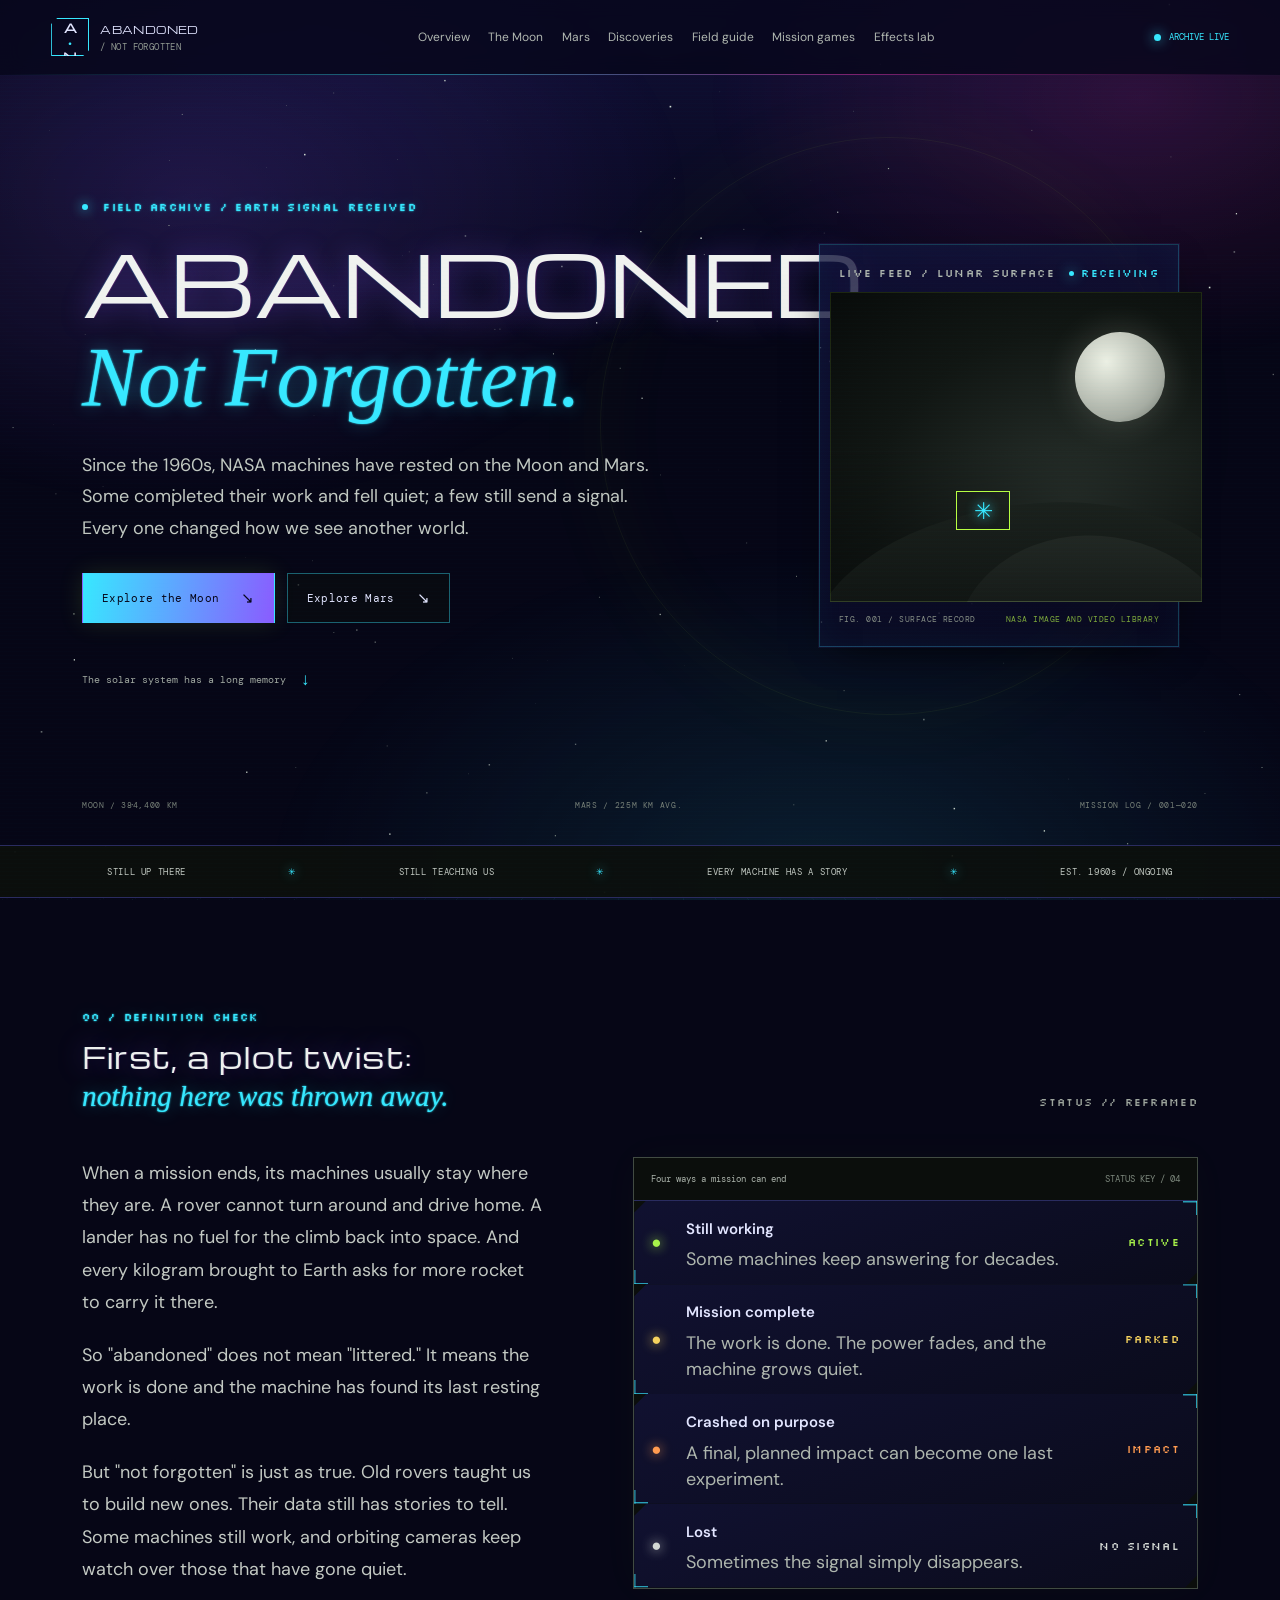
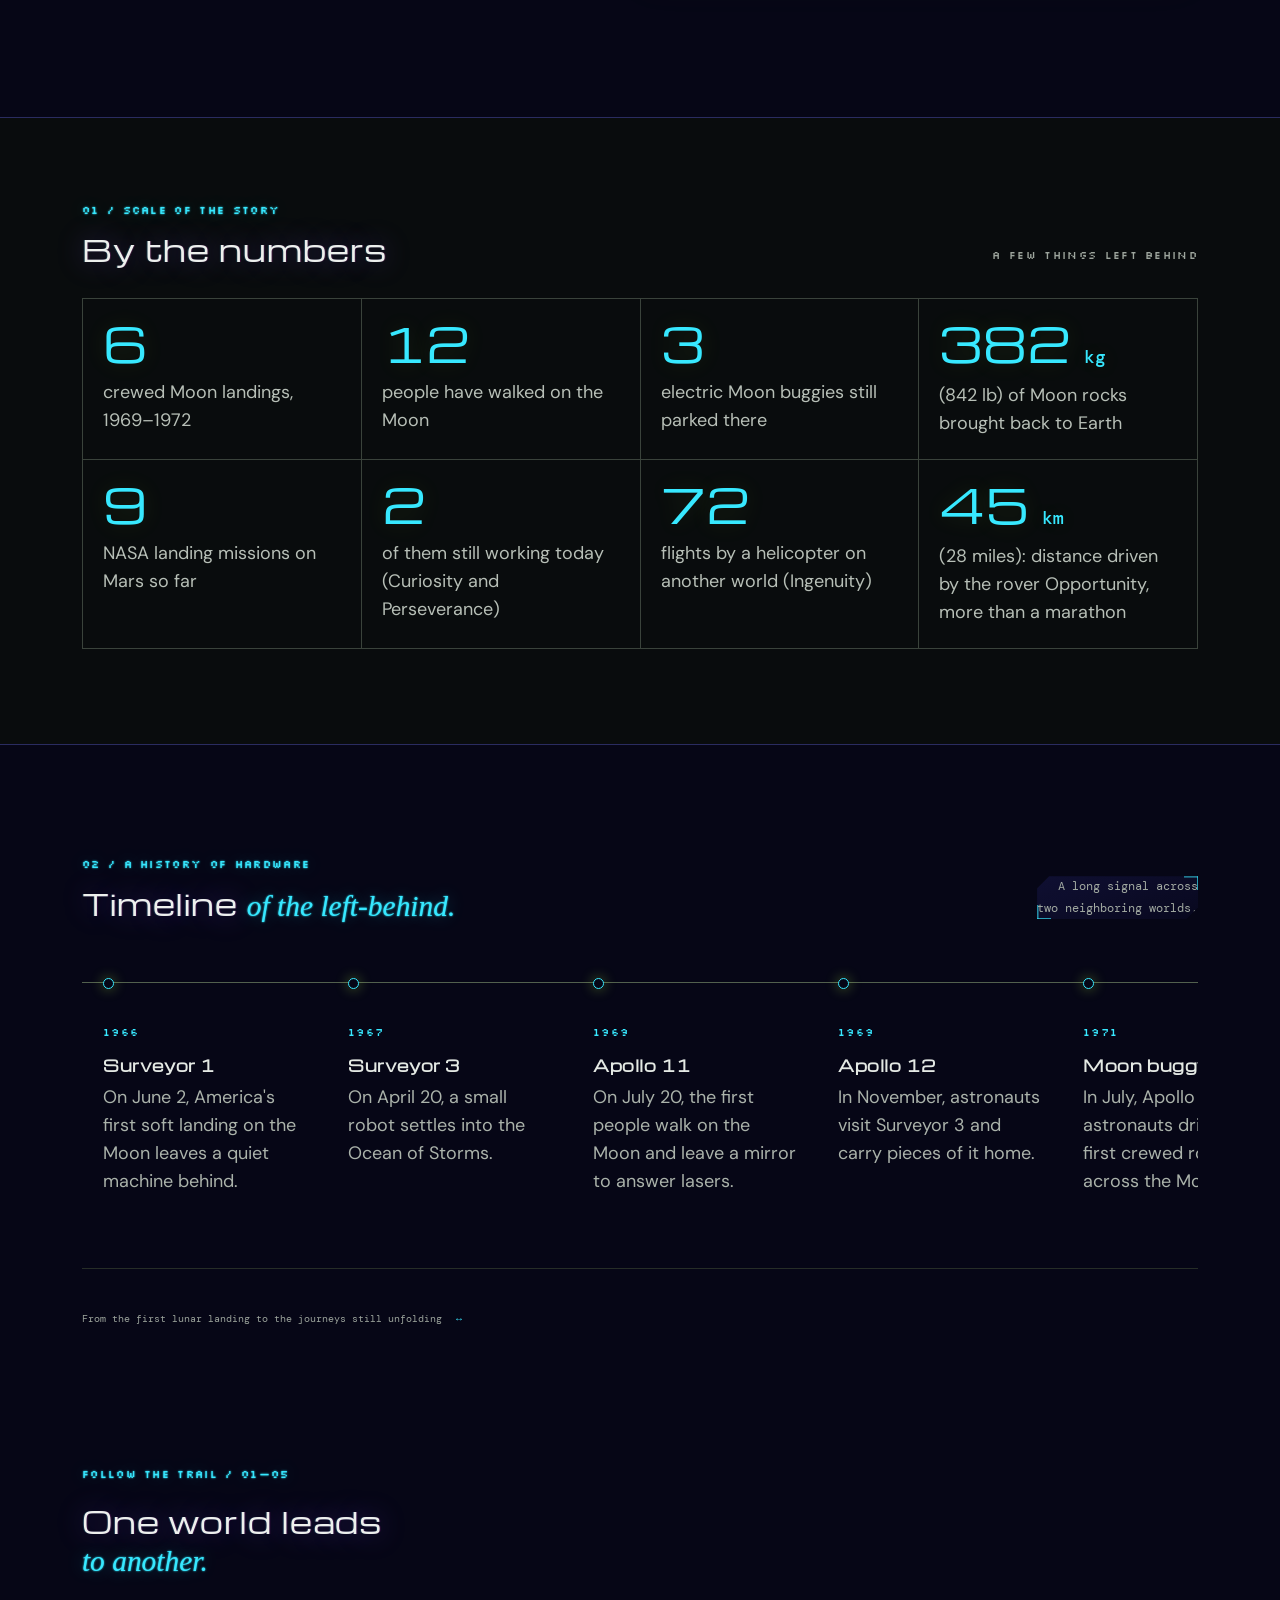
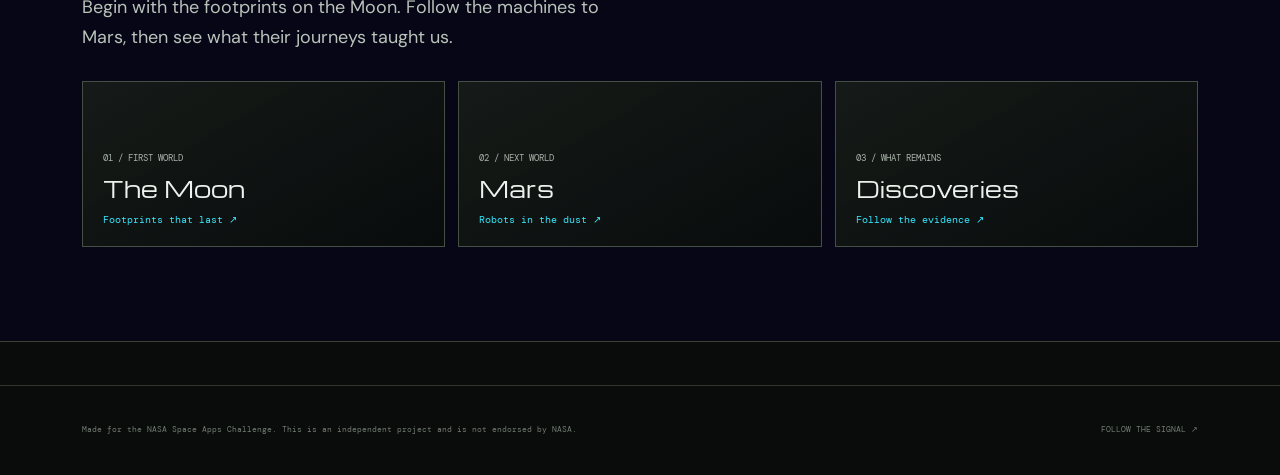
<file: index.html>
<!DOCTYPE html>
<html lang="en">
<head>
  <meta charset="UTF-8"><meta name="viewport" content="width=device-width, initial-scale=1">
  <meta name="theme-color" content="#080a09"><meta name="description" content="Meet the rovers, landers and machines NASA left on the Moon and Mars, what they discovered, and which ones are still working today.">
  <title>Lembranza | Robots and Relics in Space</title>
  <link rel="preconnect" href="https://fonts.googleapis.com"><link rel="preconnect" href="https://fonts.gstatic.com" crossorigin>
  <link href="https://fonts.googleapis.com/css2?family=DM+Mono:wght@400;500&family=DM+Sans:wght@400;500;600;700&family=Orbitron:wght@400;500;600;700&display=swap" rel="stylesheet">
  <link rel="stylesheet" href="portfolio.css"><script src="archive.js" defer></script>
  <link rel="stylesheet" href="retro-cosmos.css">
  <script src="retro-cosmos.js" defer></script>
</head>
<body>
  <canvas class="cosmos" id="cosmos" aria-hidden="true"></canvas><div class="scanlines" aria-hidden="true"></div>
  <header class="site-header"><a class="brand" href="home.html" aria-label="Abandoned. Not Forgotten. home"><span class="brand-mark">A<span>•</span>N</span><span class="brand-name">ABANDONED<span> / NOT FORGOTTEN</span></span></a><button class="nav-toggle" type="button" aria-expanded="false" aria-controls="primary-nav" aria-label="Open navigation"><span></span><span></span></button><nav class="primary-nav" id="primary-nav" aria-label="Main navigation"><a class="active" data-page="home.html" href="home.html">Overview</a><a data-page="moon.html" href="moon.html">The Moon</a><a data-page="mars.html" href="mars.html">Mars</a><a data-page="discoveries.html" href="discoveries.html">Discoveries</a><a data-page="learn.html" href="learn.html">Field guide</a><a data-page="games.html" href="games.html">Mission games</a><a data-page="effects.html" href="effects.html">Effects lab</a></nav><span class="header-signal"><i></i> ARCHIVE LIVE</span></header>
  <main>
    <section class="hero section-wrap home-hero" aria-labelledby="hero-title"><div class="hero-copy reveal"><p class="eyebrow"><span class="live-dot"></span> FIELD ARCHIVE / EARTH SIGNAL RECEIVED</p><h1 id="hero-title">Abandoned.<br><em>Not Forgotten.</em></h1><p class="hero-intro">Since the 1960s, NASA machines have rested on the Moon and Mars. Some completed their work and fell quiet; a few still send a signal. Every one changed how we see another world.</p><div class="hero-actions"><a class="button button-primary" href="moon.html">Explore the Moon <span>↘</span></a><a class="button button-outline" href="mars.html">Explore Mars <span>↘</span></a></div><p class="scroll-hint">The solar system has a long memory <span>↓</span></p></div>
      <figure class="hero-window reveal"><div class="window-top"><span>LIVE FEED / LUNAR SURFACE</span><span class="window-status"><i></i> RECEIVING</span></div><div class="nasa-frame" id="hero-image-frame"><div class="lunar-fallback" aria-hidden="true"><span class="moon-disc"></span><span class="ridge ridge-one"></span><span class="ridge ridge-two"></span><span class="lander-silhouette">✳</span></div><img id="hero-image" alt="Apollo-era hardware on the lunar surface" loading="eager"></div><figcaption><span>FIG. 001 / SURFACE RECORD</span><span>NASA IMAGE AND VIDEO LIBRARY</span></figcaption></figure>
      <div class="hero-coordinates" aria-hidden="true"><span>MOON / 384,400 KM</span><span>MARS / 225M KM AVG.</span><span>MISSION LOG / 001—020</span></div>
    </section>
    <section class="signal-bar" aria-label="Archive themes"><span>STILL UP THERE</span><i>✳</i><span>STILL TEACHING US</span><i>✳</i><span>EVERY MACHINE HAS A STORY</span><i>✳</i><span>EST. 1960s / ONGOING</span></section>
    <section class="section-wrap section-block" id="meaning"><div class="section-heading reveal"><div><p class="eyebrow">00 / DEFINITION CHECK</p><h2>First, a plot twist:<br><em>nothing here was thrown away.</em></h2></div><span class="section-index">STATUS // REFRAMED</span></div><div class="meaning-layout"><div class="meaning-copy reveal"><p>When a mission ends, its machines usually stay where they are. A rover cannot turn around and drive home. A lander has no fuel for the climb back into space. And every kilogram brought to Earth asks for more rocket to carry it there.</p><p>So "abandoned" does not mean "littered." It means the work is done and the machine has found its last resting place.</p><p>But "not forgotten" is just as true. Old rovers taught us to build new ones. Their data still has stories to tell. Some machines still work, and orbiting cameras keep watch over those that have gone quiet.</p></div><div class="status-console reveal"><div class="console-title"><span>Four ways a mission can end</span><span>STATUS KEY / 04</span></div><div class="status-row status-working"><span class="status-icon">●</span><div><b>Still working</b><p>Some machines keep answering for decades.</p></div><span class="status-code">ACTIVE</span></div><div class="status-row status-complete"><span class="status-icon">●</span><div><b>Mission complete</b><p>The work is done. The power fades, and the machine grows quiet.</p></div><span class="status-code">PARKED</span></div><div class="status-row status-crashed"><span class="status-icon">●</span><div><b>Crashed on purpose</b><p>A final, planned impact can become one last experiment.</p></div><span class="status-code">IMPACT</span></div><div class="status-row status-lost"><span class="status-icon">●</span><div><b>Lost</b><p>Sometimes the signal simply disappears.</p></div><span class="status-code">NO SIGNAL</span></div></div></div></section>
    <section class="numbers-section section-wrap"><div class="section-heading compact reveal"><div><p class="eyebrow">01 / SCALE OF THE STORY</p><h2>By the numbers</h2></div><span class="section-index">A FEW THINGS LEFT BEHIND</span></div><div class="stat-grid reveal"><article><strong>6</strong><p>crewed Moon landings, 1969–1972</p></article><article><strong>12</strong><p>people have walked on the Moon</p></article><article><strong>3</strong><p>electric Moon buggies still parked there</p></article><article><strong>382 <small>kg</small></strong><p>(842 lb) of Moon rocks brought back to Earth</p></article><article><strong>9</strong><p>NASA landing missions on Mars so far</p></article><article><strong>2</strong><p>of them still working today (Curiosity and Perseverance)</p></article><article><strong>72</strong><p>flights by a helicopter on another world (Ingenuity)</p></article><article><strong>45 <small>km</small></strong><p>(28 miles): distance driven by the rover Opportunity, more than a marathon</p></article></div></section>
    <section class="section-wrap section-block timeline-section" id="timeline"><div class="section-heading reveal"><div><p class="eyebrow">02 / A HISTORY OF HARDWARE</p><h2>Timeline <em>of the left-behind.</em></h2></div><p class="section-aside">A long signal across<br>two neighboring worlds.</p></div><div class="timeline-track" id="timeline-track" aria-label="Mission timeline"></div><p class="timeline-scroll-note">From the first lunar landing to the journeys still unfolding <span>↔</span></p></section>
    <section class="page-doors section-wrap"><div class="journey-intro reveal"><p class="eyebrow">FOLLOW THE TRAIL / 01—05</p><h2>One world leads<br><em>to another.</em></h2><p>Begin with the footprints on the Moon. Follow the machines to Mars, then see what their journeys taught us.</p></div><a class="page-door reveal" href="moon.html"><span>01 / FIRST WORLD</span><strong>The Moon</strong><small>Footprints that last ↗</small></a><a class="page-door reveal" href="mars.html"><span>02 / NEXT WORLD</span><strong>Mars</strong><small>Robots in the dust ↗</small></a><a class="page-door reveal" href="discoveries.html"><span>03 / WHAT REMAINS</span><strong>Discoveries</strong><small>Follow the evidence ↗</small></a></section>
  </main>
  <footer class="site-footer"><div class="section-wrap footer-bottom"><span>Made for the NASA Space Apps Challenge. This is an independent project and is not endorsed by NASA.</span><a href="effects.html">FOLLOW THE SIGNAL ↗</a></div></footer>
</body>
</html>
</file>
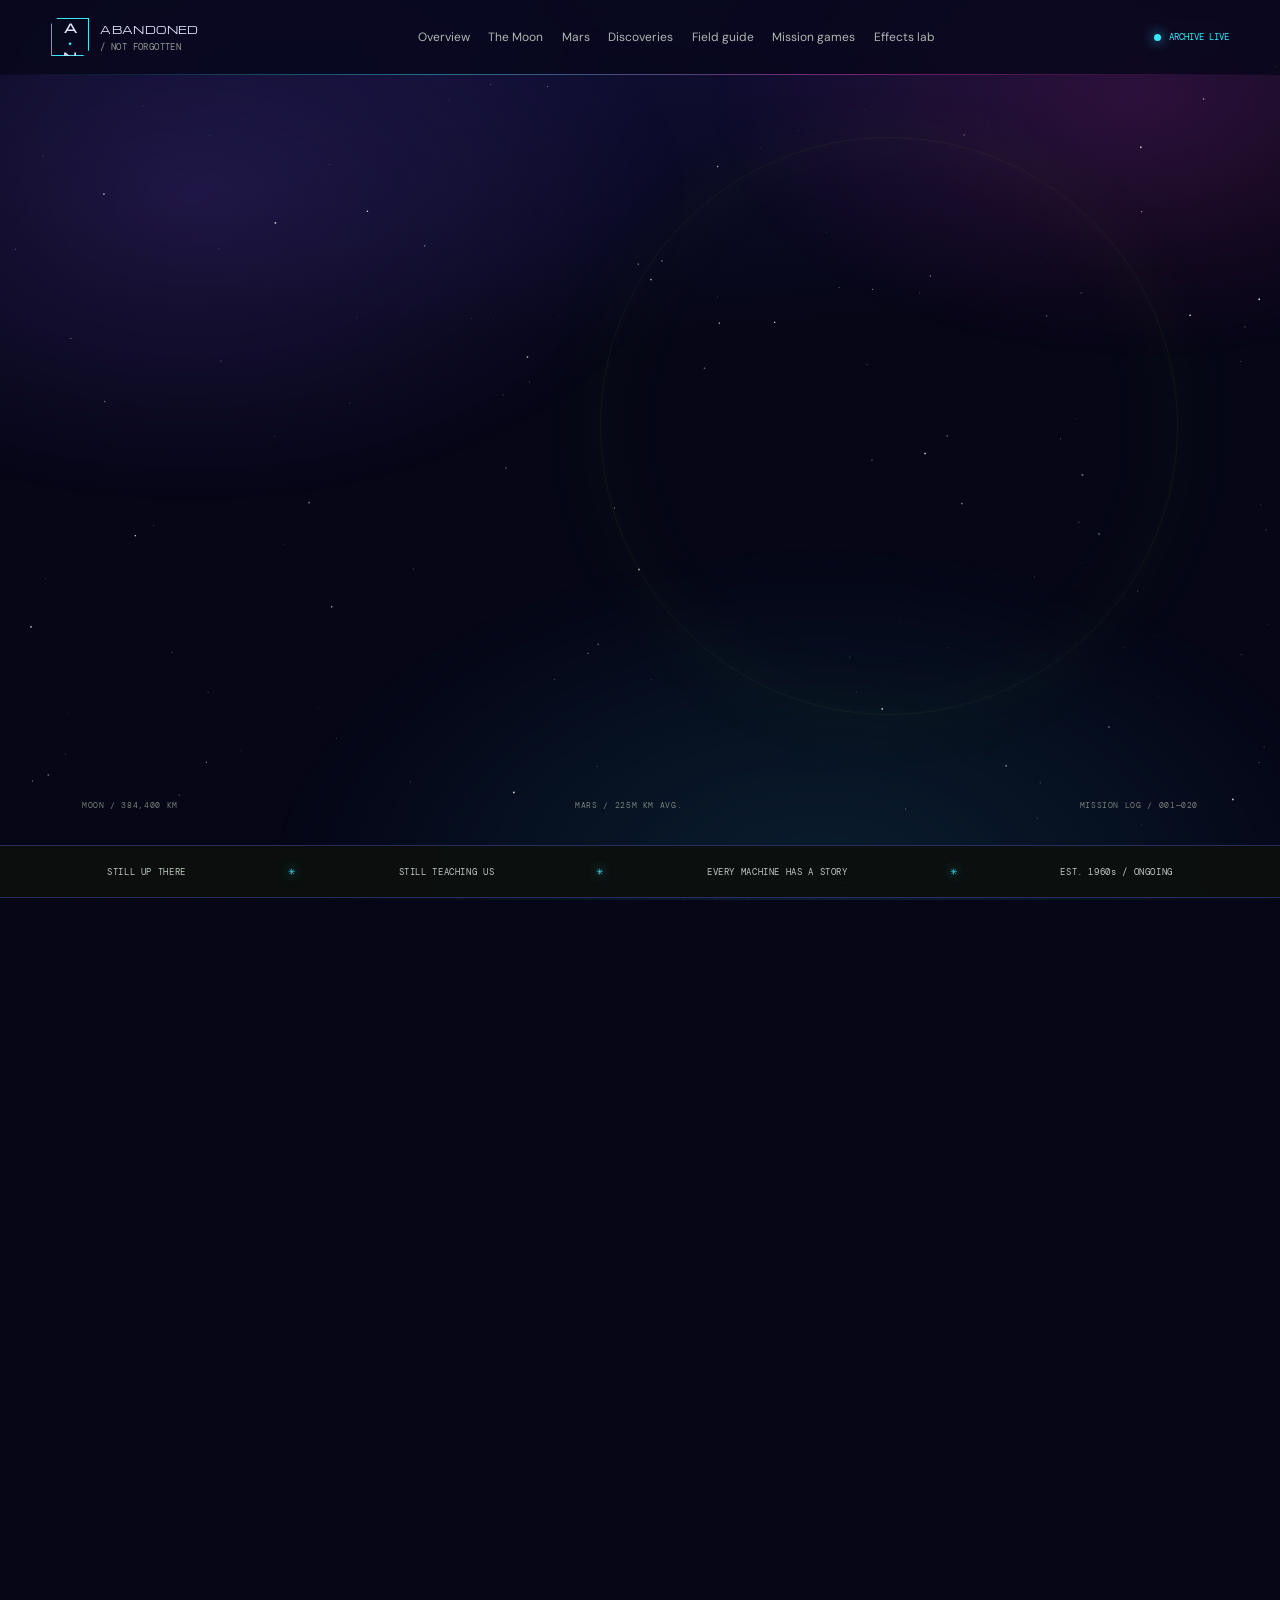
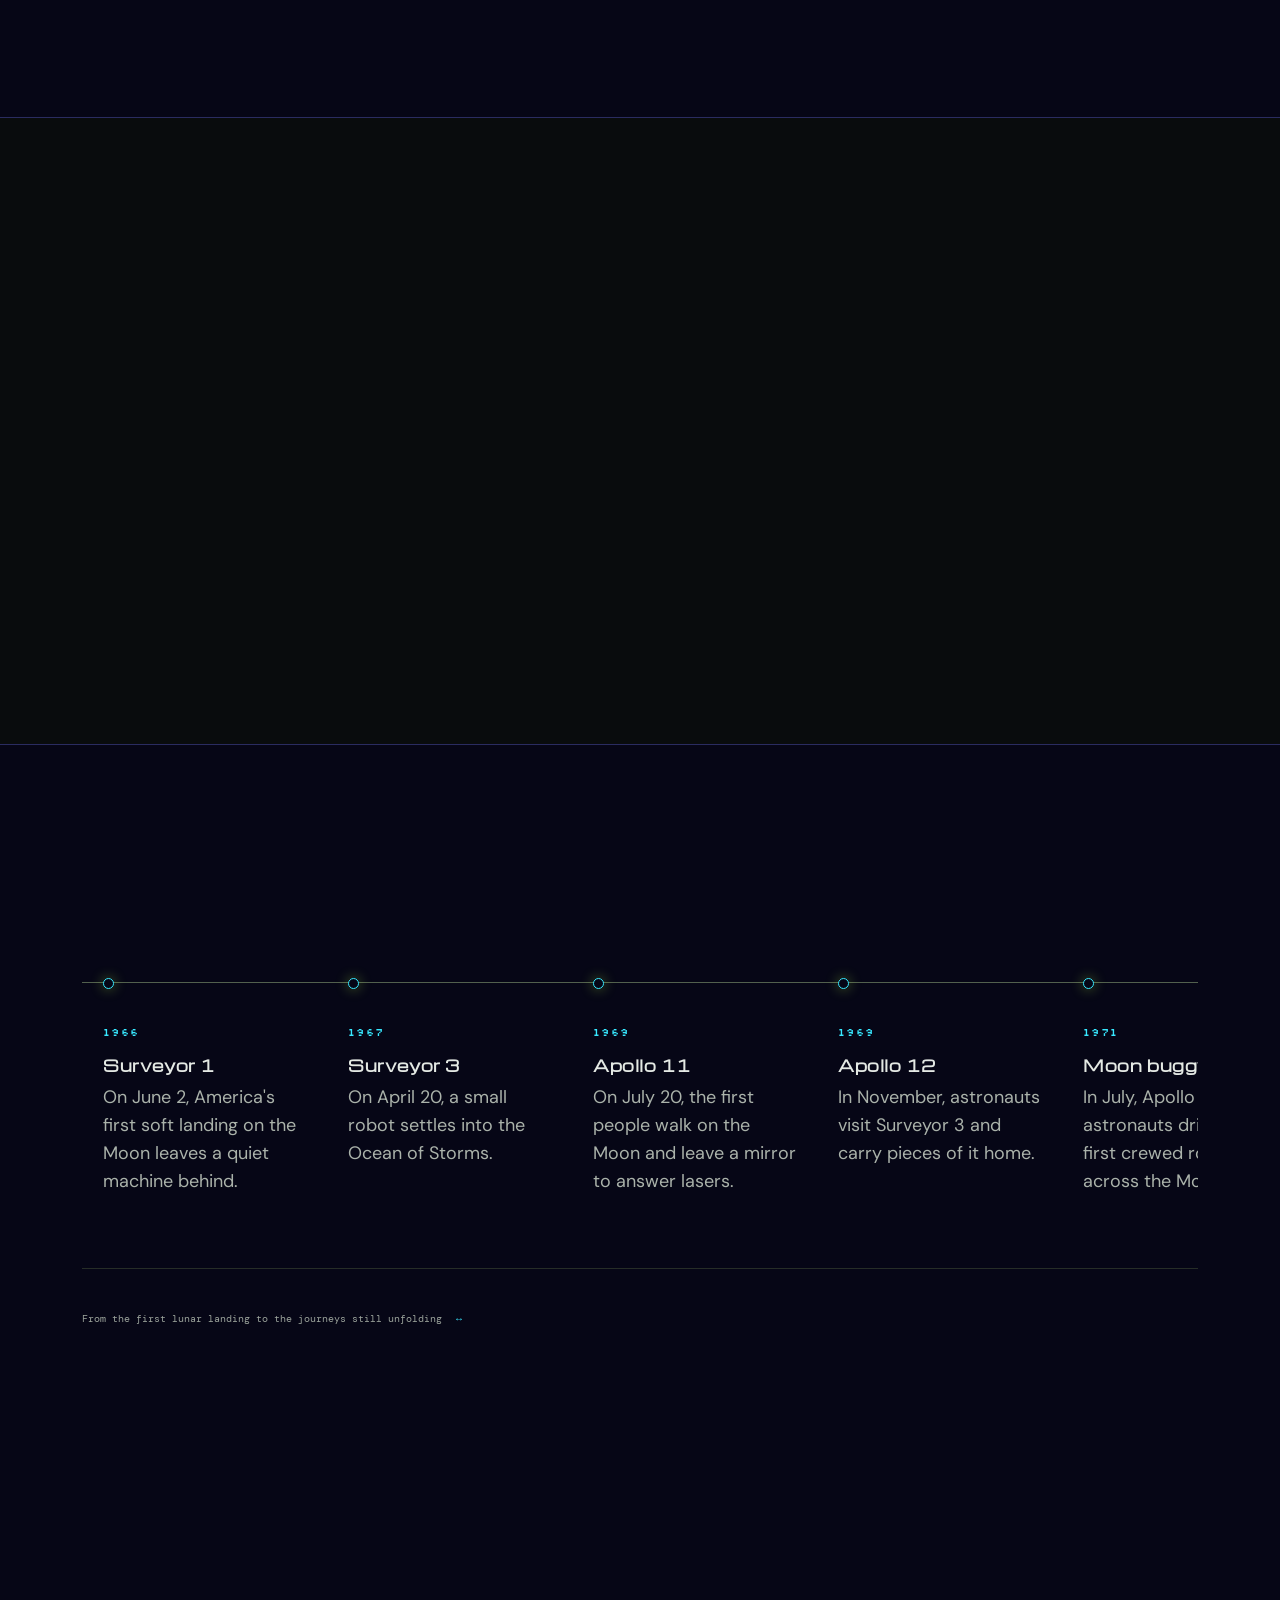
<file: archive.html>
<!DOCTYPE html>
<html lang="en">
<head>
  <meta charset="UTF-8">
  <meta name="viewport" content="width=device-width, initial-scale=1.0">
  <meta name="theme-color" content="#080a09">
  <meta http-equiv="refresh" content="0; url=index.html">
  <meta name="description" content="Meet the rovers, landers and machines NASA left on the Moon and Mars, what they discovered, and which ones are still working today.">
  <meta property="og:title" content="Abandoned. Not Forgotten.">
  <meta property="og:description" content="The true stories of NASA hardware left on the Moon and Mars, and the science it made possible.">
  <title>Lembranza | NASA's Robots and Relics on the Moon and Mars</title>
  <link rel="preconnect" href="https://fonts.googleapis.com">
  <link rel="preconnect" href="https://fonts.gstatic.com" crossorigin>
  <link href="https://fonts.googleapis.com/css2?family=DM+Mono:wght@400;500&family=DM+Sans:wght@400;500;600;700&family=Orbitron:wght@400;500;600;700&display=swap" rel="stylesheet">
  <link rel="stylesheet" href="portfolio.css">
  <script src="archive.js" defer></script>
  <link rel="stylesheet" href="retro-cosmos.css">
  <script src="retro-cosmos.js" defer></script>
</head>
<body>
  <canvas class="cosmos" id="cosmos" aria-hidden="true"></canvas>
  <div class="scanlines" aria-hidden="true"></div>
  <header class="site-header">
    <a class="brand" href="#home" aria-label="Abandoned. Not Forgotten. Home"><span class="brand-mark">A<span>•</span>N</span><span class="brand-name">ABANDONED<span> / NOT FORGOTTEN</span></span></a>
    <button class="nav-toggle" type="button" aria-expanded="false" aria-controls="primary-nav" aria-label="Open navigation"><span></span><span></span></button>
    <nav class="primary-nav" id="primary-nav" aria-label="Main navigation">
      <a href="#home">Home</a><a href="#meaning">What "abandoned" means</a><a href="#timeline">Timeline</a><a href="#moon">The Moon</a><a href="#mars">Mars</a><a href="#discoveries">Discoveries</a><a href="#quiz">Quiz</a><a href="#glossary">Glossary</a><a href="#teachers">Teachers</a>
    </nav>
    <span class="header-signal"><i></i> ARCHIVE LIVE</span>
  </header>
  <main id="home">
    <section class="hero section-wrap" aria-labelledby="hero-title">
      <div class="hero-copy">
        <p class="eyebrow"><span class="live-dot"></span> FIELD ARCHIVE / EARTH SIGNAL RECEIVED</p>
        <h1 id="hero-title">Abandoned.<br><em>Not Forgotten.</em></h1>
        <p class="hero-intro">Since the 1960s, NASA has left machines on the Moon and Mars. Some finished their missions and went quiet. A few are still working. All of them changed what we know about other worlds.</p>
        <div class="hero-actions"><a class="button button-primary" href="#moon">Explore the Moon <span>↘</span></a><a class="button button-outline" href="#mars">Explore Mars <span>↘</span></a></div>
        <p class="scroll-hint">Scroll to visit the parking lots of the solar system <span>↓</span></p>
      </div>
      <figure class="hero-window">
        <div class="window-top"><span>LIVE FEED / LUNAR SURFACE</span><span class="window-status"><i></i> RECEIVING</span></div>
        <div class="nasa-frame" id="hero-image-frame"><div class="lunar-fallback" aria-hidden="true"><span class="moon-disc"></span><span class="ridge ridge-one"></span><span class="ridge ridge-two"></span><span class="lander-silhouette">✳</span></div><img id="hero-image" alt="Apollo-era hardware on the lunar surface" loading="eager"></div>
        <figcaption><span>FIG. 001 / SURFACE RECORD</span><span>NASA IMAGE AND VIDEO LIBRARY</span></figcaption>
      </figure>
      <div class="hero-coordinates" aria-hidden="true"><span>MOON / 384,400 KM</span><span>MARS / 225M KM AVG.</span><span>MISSION LOG / 001—020</span></div>
    </section>

    <section class="signal-bar" aria-label="Archive themes"><span>STILL UP THERE</span><i>✳</i><span>STILL TEACHING US</span><i>✳</i><span>EVERY MACHINE HAS A STORY</span><i>✳</i><span>EST. 1960s / ONGOING</span></section>

    <section class="section-wrap section-block" id="meaning">
      <div class="section-heading"><div><p class="eyebrow">00 / DEFINITION CHECK</p><h2>First, a plot twist:<br><em>nothing here was thrown away.</em></h2></div><span class="section-index">STATUS // REFRAMED</span></div>
      <div class="meaning-layout"><div class="meaning-copy"><p>When a space mission ends, the hardware usually stays where it is. A rover cannot drive home. A lander has no fuel to lift off again. And every extra kilogram carried back to Earth would need a lot more rocket to launch in the first place.</p><p>So "abandoned" does not mean "littered". It means the mission is over and the machine is parked for good.</p><p>"Not forgotten" is just as true. Old rovers taught us how to build new ones. Old data is still being studied. Some machines are still being used, and orbiting cameras still photograph the ones that went quiet.</p></div>
        <div class="status-console"><div class="console-title"><span>Four ways a mission can end</span><span>STATUS KEY / 04</span></div>
          <div class="status-row status-working"><span class="status-icon">●</span><div><b>Still working</b><p>Some hardware keeps going for decades.</p></div><span class="status-code">ACTIVE</span></div>
          <div class="status-row status-complete"><span class="status-icon">●</span><div><b>Mission complete</b><p>The job is done, the power is gone, and the machine sits in silence.</p></div><span class="status-code">PARKED</span></div>
          <div class="status-row status-crashed"><span class="status-icon">●</span><div><b>Crashed on purpose</b><p>Some spacecraft are guided into the surface as a final experiment.</p></div><span class="status-code">IMPACT</span></div>
          <div class="status-row status-lost"><span class="status-icon">●</span><div><b>Lost</b><p>Sometimes things simply go wrong.</p></div><span class="status-code">NO SIGNAL</span></div>
        </div>
      </div>
    </section>

    <section class="numbers-section section-wrap" aria-labelledby="numbers-title"><div class="section-heading compact"><div><p class="eyebrow">01 / SCALE OF THE STORY</p><h2 id="numbers-title">By the numbers</h2></div><span class="section-index">A FEW THINGS LEFT BEHIND</span></div><div class="stat-grid">
      <article><strong>6</strong><p>crewed Moon landings, 1969–1972</p></article><article><strong>12</strong><p>people have walked on the Moon</p></article><article><strong>3</strong><p>electric Moon buggies still parked there</p></article><article><strong>382 <small>kg</small></strong><p>(842 lb) of Moon rocks brought back to Earth</p></article><article><strong>9</strong><p>NASA landing missions on Mars so far</p></article><article><strong>2</strong><p>of them still working today (Curiosity and Perseverance)</p></article><article><strong>72</strong><p>flights by a helicopter on another world (Ingenuity)</p></article><article><strong>45 <small>km</small></strong><p>(28 miles): distance driven by the rover Opportunity, more than a marathon</p></article>
    </div></section>

    <section class="section-wrap section-block timeline-section" id="timeline"><div class="section-heading"><div><p class="eyebrow">02 / A HISTORY OF HARDWARE</p><h2>Timeline <em>of the left-behind.</em></h2></div><p class="section-aside">A long signal across<br>two neighboring worlds.</p></div><div class="timeline-track" id="timeline-track" aria-label="Mission timeline"></div><p class="timeline-scroll-note">Swipe or scroll sideways to travel through the timeline <span>↔</span></p></section>

    <section class="world-section moon-section" id="moon"><div class="world-banner"><div class="world-symbol moon-symbol" aria-hidden="true"></div><div><p class="eyebrow">WORLD 01 / 384,400 KM AWAY</p><h2>The Moon: <em>Footprints That Last</em></h2><p>The Moon has no wind, no rain and no plants. Things left there change very slowly. That makes it the biggest outdoor museum in the solar system. Here are eight stories from it.</p></div><span class="world-code">LUNA<br>01</span></div><div class="story-grid" id="moon-stories"></div></section>

    <section class="world-section mars-section" id="mars"><div class="world-banner"><div class="world-symbol mars-symbol" aria-hidden="true"></div><div><p class="eyebrow">WORLD 02 / 225M KM AVG. DISTANCE</p><h2>Mars: <em>Robots in the Dust</em></h2><p>Mars is farther away, colder and dustier. Nobody has walked there yet, so every story here is about a robot. Some lasted for months. Some lasted for years. Two are still driving today.</p></div><span class="world-code">ARES<br>02</span></div><div class="story-grid" id="mars-stories"></div></section>

    <section class="section-wrap failure-section"><div class="failure-marker"><span>⚪</span><b>LOST SIGNAL</b><i>1999</i></div><div><p class="eyebrow">04 / WHEN THINGS GO WRONG</p><h2>Not every mission<br>has a happy ending</h2><p>In 1999, NASA lost two Mars spacecraft. Mars Climate Orbiter was lost because two teams used different units of measurement, one metric and one not. Mars Polar Lander lost contact as it tried to land. Both failures taught engineers to double-check everything, and the lessons made later missions safer.</p></div></section>

    <section class="section-wrap section-block discoveries-section" id="discoveries"><div class="section-heading"><div><p class="eyebrow">05 / THE SCIENCE CARRIES ON</p><h2>Science it <em>made possible.</em></h2></div><p class="section-aside">Every ending left<br>something to learn.</p></div><div class="discovery-grid">
      <a href="#moon-story-3"><span>01 / MOON</span><h3>The Moon is drifting away.</h3><p>Laser mirrors from Apollo measured it: about 3.8 cm a year.</p><small>→ Moon Story 3</small></a>
      <a href="#moon-story-4"><span>02 / MOON</span><h3>The Moon has moonquakes and layers.</h3><p>Apollo seismometers listened for years.</p><small>→ Moon Story 4</small></a>
      <a href="#moon-story-7"><span>03 / MOON</span><h3>Objects fall at the same rate without air.</h3><p>The hammer-and-feather test.</p><small>→ Moon Story 7</small></a>
      <a href="#moon-story-6"><span>04 / MOON</span><h3>Water ice hides in dark lunar craters.</h3><p>LCROSS and orbiters found signs of it.</p><small>→ Moon Story 6</small></a>
      <a href="#mars-story-3"><span>05 / MARS</span><h3>Mars once had water.</h3><p>Spirit, Opportunity, Curiosity and Perseverance each found evidence.</p><small>→ Mars Stories 3, 4, 8, 9</small></a>
      <a href="#mars-story-6"><span>06 / MARS</span><h3>Mars has a liquid core and quakes.</h3><p>InSight listened.</p><small>→ Mars Story 6</small></a>
      <a href="#mars-story-5"><span>07 / MARS</span><h3>Ice lies just below the Martian arctic soil.</h3><p>Phoenix dug it up.</p><small>→ Mars Story 5</small></a>
      <a href="#mars-story-7"><span>08 / MARS</span><h3>You can fly on Mars.</h3><p>Ingenuity flew 72 times.</p><small>→ Mars Story 7</small></a>
      <a href="#mars-story-9"><span>09 / MARS</span><h3>Some ancient Martian rocks might hold clues to life.</h3><p>Perseverance is still investigating.</p><small>→ Mars Story 9</small></a>
    </div><p class="science-note"><span>!</span> "Possible signs of life" is not the same as "proof of life." Scientists need more evidence, and that is why samples matter.</p></section>

    <section class="section-wrap compare-section"><div class="section-heading"><div><p class="eyebrow">06 / TWO WORLDS, DIFFERENT CLOCKS</p><h2>Why do things last on<br>the Moon but not on Mars?</h2></div></div><div class="compare-grid"><article><div class="compare-head"><span class="compare-orb moon-orb"></span><h3>On the Moon</h3></div><ul><li>No air, so no wind or rain to wear things down</li><li>Extreme temperatures: about 120 °C (250 °F) in daylight and below −170 °C (−275 °F) at night</li><li>Tiny space rocks (micrometeoroids) and sunlight slowly age materials</li><li>Footprints and wheel tracks can last a very long time</li></ul></article><article><div class="compare-head"><span class="compare-orb mars-orb"></span><h3>On Mars</h3></div><ul><li>Thin air, but strong winds that move dust</li><li>Dust can cover solar panels and cut off power (this ended Opportunity and InSight)</li><li>Very cold winters at some sites (this ended Phoenix)</li><li>Seasons change how much sunlight arrives</li></ul></article></div><p class="compare-takeaway">On the Moon, it's mostly time. <em>On Mars, it's dust, cold and sunlight.</em></p></section>

    <section class="section-wrap leave-section"><div class="leave-index">07<br><span>WHY LEAVE IT?</span></div><div><p class="eyebrow">THE MATH OF GETTING HOME</p><h2>Why leave<br>things behind?</h2></div><div class="leave-copy"><p>Space is like a very expensive road trip. Every kilogram takes fuel to launch, and coming home needs even more. Bringing a rover back would mean carrying another rocket to Mars and back. So missions bring home what matters most, like rocks, and leave the machines.</p><p>Apollo astronauts brought back 382 kg (842 lb) of Moon rocks and left tools, cameras and even a rover to make room and save weight for the trip home.</p></div></section>

    <section class="heritage-section"><div class="section-wrap heritage-inner"><div class="section-heading"><div><p class="eyebrow">08 / NOT FORGOTTEN</p><h2>Why old hardware <em>still matters.</em></h2></div><span class="section-index">HISTORY / IN PROGRESS</span></div><div class="heritage-grid"><article><span>01 / DATA</span><h3>It's still teaching us.</h3><p>Data from Viking, Apollo and the rovers is still being studied today.</p></article><article><span>02 / SIGNAL</span><h3>It's still in use.</h3><p>The Apollo laser mirrors still answer lasers.</p></article><article><span>03 / HERITAGE</span><h3>It's history.</h3><p>Many people think the Apollo sites should be treated like museums. In 2011, NASA published recommendations asking future visitors to protect the historic Apollo hardware.</p></article><article><span>04 / TOMORROW</span><h3>It shapes the future.</h3><p>Artemis II flew around the Moon in April 2026, and lessons from Apollo, robotic landers and orbiters like LRO helped plan it.</p></article></div></div></section>

    <section class="section-wrap section-block quiz-section" id="quiz"><div class="section-heading"><div><p class="eyebrow">09 / CREW READINESS TEST</p><h2>Mission <em>check.</em></h2></div><span class="section-index">08 QUESTIONS / INSTANT FEEDBACK</span></div><div class="quiz-console" id="quiz-console" aria-live="polite"></div></section>

    <section class="section-wrap section-block glossary-section" id="glossary"><div class="section-heading"><div><p class="eyebrow">10 / TRANSLATION LOG</p><h2>Glossary</h2></div><span class="section-index">FIELD LANGUAGE / 13 TERMS</span></div><div class="accordion-list" id="glossary-list"></div></section>

    <section class="section-wrap section-block faq-section"><div class="section-heading"><div><p class="eyebrow">11 / SIGNAL CLARITY</p><h2>Frequently asked<br><em>questions.</em></h2></div></div><div class="accordion-list" id="faq-list"></div></section>

    <section class="teacher-section" id="teachers"><div class="section-wrap teacher-inner"><div class="section-heading"><div><p class="eyebrow">12 / TEACHER'S CORNER</p><h2>Take the mission<br><em>into the classroom.</em></h2></div><span class="section-index">THREE READY-TO-USE ACTIVITIES</span></div><div class="activity-grid"><article><span>01 / DESIGN</span><h3>Design a rover.</h3><p>Give students a mission: "Survive a Martian dust storm" or "Last 14 years." Ask them to sketch a rover, choose a power source and explain their choices.</p></article><article><span>02 / SCALE</span><h3>Scale it up.</h3><p>Cut out the size of Sojourner (microwave oven), Curiosity (small car) and the Apollo rover, and compare them on the floor.</p></article><article><span>03 / SIGNAL</span><h3>Signal delay game.</h3><p>Two students play "Mission Control" and "Rover." Add a 3-minute to 22-minute delay between messages. What changes?</p></article></div><div class="discussion"><h3>Discussion questions</h3><ul><li>Is it OK to leave machines on other worlds? Why or why not?</li><li>Which discovery in this site surprised you the most?</li><li>If you designed the next lander, what would you leave behind?</li></ul></div></div></section>

    <section class="section-wrap next-section"><div class="next-stamp" aria-hidden="true">✳</div><div class="section-heading"><div><p class="eyebrow">13 / FORWARD TRANSMISSION</p><h2>The story <em>keeps going.</em></h2></div></div><div class="next-grid"><article><span>THE MOON</span><p>Artemis II carried astronauts around the Moon in April 2026. NASA is working toward future landings, and private companies are sending robotic landers too.</p></article><article><span>MARS</span><p>Curiosity and Perseverance are still exploring. The sealed sample tubes are waiting, but how they will come home is still being worked out.</p></article><article><span>YOU</span><p>The next generation of engineers, scientists and storytellers might be reading this page.</p></article></div></section>

    <footer class="site-footer" id="credits"><div class="section-wrap"><div class="footer-top"><a class="brand" href="#home"><span class="brand-mark">A<span>•</span>N</span><span class="brand-name">ABANDONED<span> / NOT FORGOTTEN</span></span></a><p>Made for the NASA Space Apps Challenge. This is an independent project and is not endorsed by NASA.</p></div><div class="source-block"><p class="eyebrow">14 / CREDITS, SOURCES AND IMAGE GUIDE</p><p>Sources to cite (link each in the footer):</p><div class="source-links"><a href="https://science.nasa.gov/" target="_blank" rel="noreferrer">NASA Science (science.nasa.gov): Mars rovers and landers, Artemis, LRO</a><a href="https://www.jpl.nasa.gov/" target="_blank" rel="noreferrer">NASA JPL (jpl.nasa.gov): rover and helicopter mission pages, news releases</a><a href="https://images.nasa.gov/" target="_blank" rel="noreferrer">NASA Image and Video Library (images.nasa.gov)</a><a href="https://photojournal.jpl.nasa.gov/" target="_blank" rel="noreferrer">NASA Photojournal (photojournal.jpl.nasa.gov)</a><a href="https://lroc.asu.edu/" target="_blank" rel="noreferrer">LROC, Arizona State University (lroc.asu.edu): Apollo site photos</a><a href="https://nssdc.gsfc.nasa.gov/" target="_blank" rel="noreferrer">NASA Space Science Data Archive / NSSDCA (nssdc.gsfc.nasa.gov): mission facts</a><a href="https://www.nasa.gov/history/alsj/" target="_blank" rel="noreferrer">Apollo Lunar Surface Journal and Apollo Flight Journal (NASA)</a></div><p class="usage-note">Image credit format: "Image: NASA/JPL-Caltech" or "NASA/GSFC/Arizona State University" as given by each image page. NASA images are generally free to use, but check NASA's media usage guidelines. Do not use the NASA logo or imply endorsement.</p></div><div class="footer-bottom"><span>ARCHIVE TRANSMISSION COMPLETE / SIGNAL CONTINUES</span><a href="#home">BACK TO TOP ↑</a></div></div></footer>
  </main>
</body>
</html>
</file>
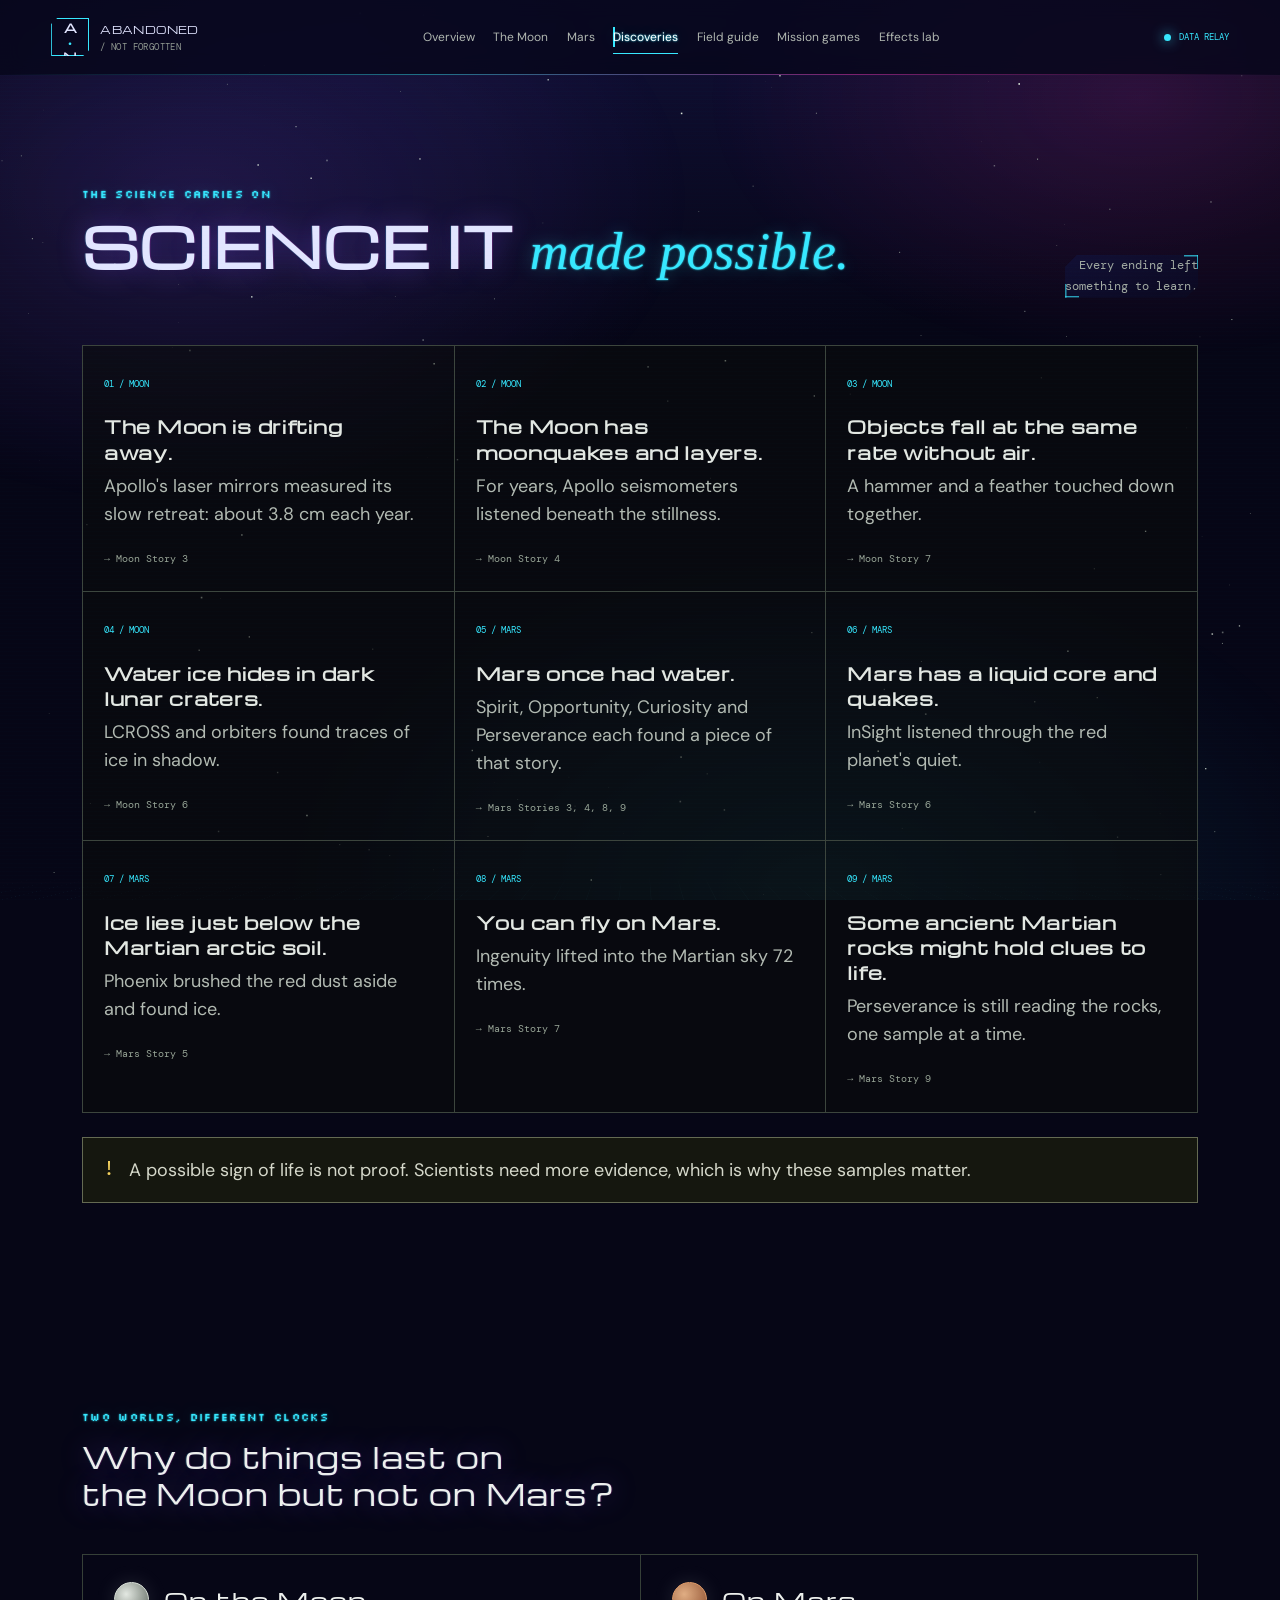
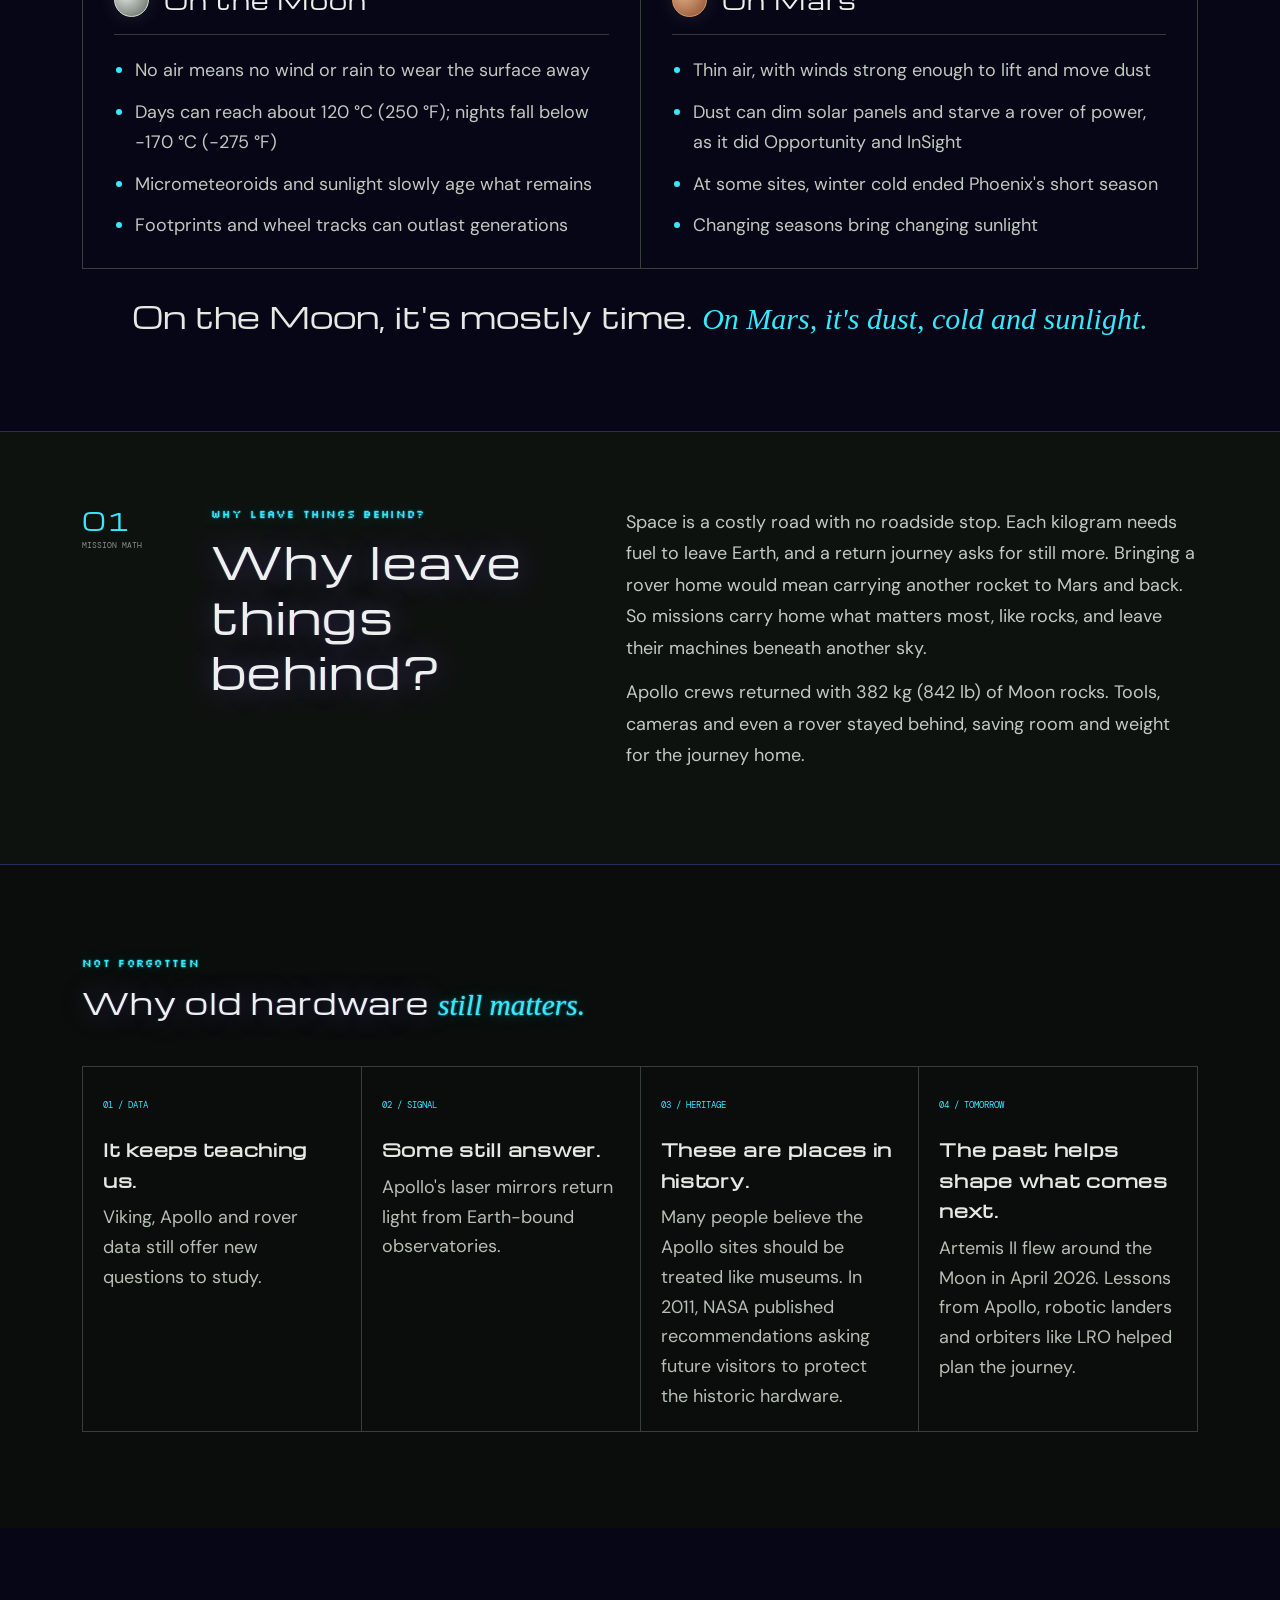
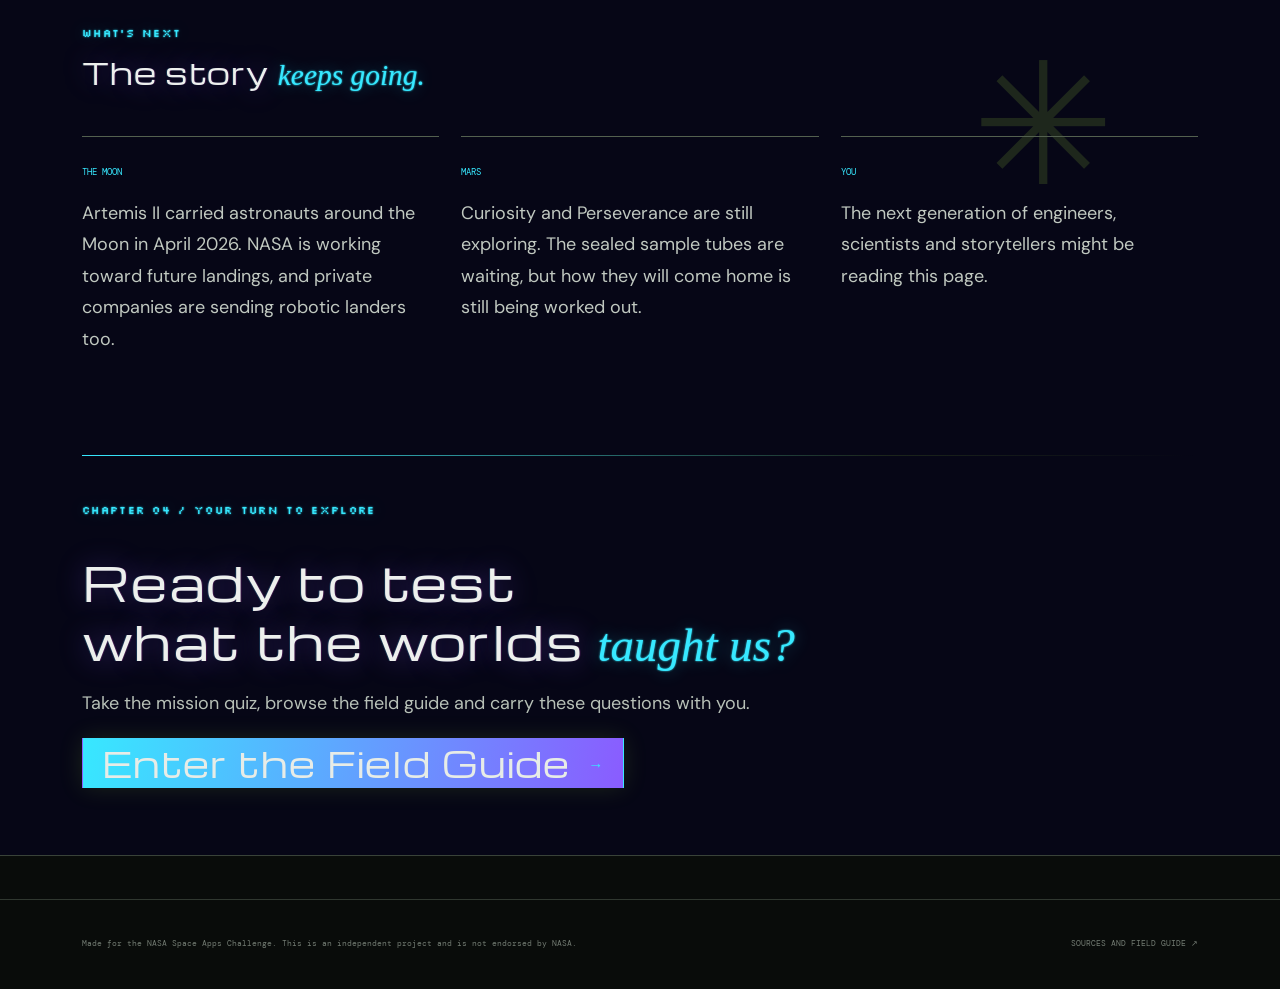
<file: discoveries.html>
<!DOCTYPE html>
<html lang="en"><head><meta charset="UTF-8"><meta name="viewport" content="width=device-width, initial-scale=1"><meta name="theme-color" content="#080a09"><meta name="description" content="Explore the science made possible by NASA's Moon and Mars missions."><title>Discoveries | Lembranza</title><link rel="preconnect" href="https://fonts.googleapis.com"><link rel="preconnect" href="https://fonts.gstatic.com" crossorigin><link href="https://fonts.googleapis.com/css2?family=DM+Mono:wght@400;500&family=DM+Sans:wght@400;500;600;700&family=Orbitron:wght@400;500;600;700&display=swap" rel="stylesheet"><link rel="stylesheet" href="portfolio.css"><script src="archive.js" defer></script>  <link rel="stylesheet" href="retro-cosmos.css">
  <script src="retro-cosmos.js" defer></script>
</head>
<body><canvas class="cosmos" id="cosmos" aria-hidden="true"></canvas><div class="scanlines" aria-hidden="true"></div><header class="site-header"><a class="brand" href="home.html" aria-label="Abandoned. Not Forgotten. home"><span class="brand-mark">A<span>•</span>N</span><span class="brand-name">ABANDONED<span> / NOT FORGOTTEN</span></span></a><button class="nav-toggle" type="button" aria-expanded="false" aria-controls="primary-nav" aria-label="Open navigation"><span></span><span></span></button><nav class="primary-nav" id="primary-nav" aria-label="Main navigation"><a data-page="home.html" href="home.html">Overview</a><a data-page="moon.html" href="moon.html">The Moon</a><a data-page="mars.html" href="mars.html">Mars</a><a class="active" data-page="discoveries.html" href="discoveries.html">Discoveries</a><a data-page="learn.html" href="learn.html">Field guide</a><a data-page="games.html" href="games.html">Mission games</a><a data-page="effects.html" href="effects.html">Effects lab</a></nav><span class="header-signal"><i></i> DATA RELAY</span></header>
<main><section class="section-wrap section-block discoveries-section"><div class="section-heading reveal"><div><p class="eyebrow">THE SCIENCE CARRIES ON</p><h1>Science it <em>made possible.</em></h1></div><p class="section-aside">Every ending left<br>something to learn.</p></div><div class="discovery-grid"><a href="moon.html#moon-story-3"><span>01 / MOON</span><h3>The Moon is drifting away.</h3><p>Apollo's laser mirrors measured its slow retreat: about 3.8 cm each year.</p><small>→ Moon Story 3</small></a><a href="moon.html#moon-story-4"><span>02 / MOON</span><h3>The Moon has moonquakes and layers.</h3><p>For years, Apollo seismometers listened beneath the stillness.</p><small>→ Moon Story 4</small></a><a href="moon.html#moon-story-7"><span>03 / MOON</span><h3>Objects fall at the same rate without air.</h3><p>A hammer and a feather touched down together.</p><small>→ Moon Story 7</small></a><a href="moon.html#moon-story-6"><span>04 / MOON</span><h3>Water ice hides in dark lunar craters.</h3><p>LCROSS and orbiters found traces of ice in shadow.</p><small>→ Moon Story 6</small></a><a href="mars.html#mars-story-3"><span>05 / MARS</span><h3>Mars once had water.</h3><p>Spirit, Opportunity, Curiosity and Perseverance each found a piece of that story.</p><small>→ Mars Stories 3, 4, 8, 9</small></a><a href="mars.html#mars-story-6"><span>06 / MARS</span><h3>Mars has a liquid core and quakes.</h3><p>InSight listened through the red planet's quiet.</p><small>→ Mars Story 6</small></a><a href="mars.html#mars-story-5"><span>07 / MARS</span><h3>Ice lies just below the Martian arctic soil.</h3><p>Phoenix brushed the red dust aside and found ice.</p><small>→ Mars Story 5</small></a><a href="mars.html#mars-story-7"><span>08 / MARS</span><h3>You can fly on Mars.</h3><p>Ingenuity lifted into the Martian sky 72 times.</p><small>→ Mars Story 7</small></a><a href="mars.html#mars-story-9"><span>09 / MARS</span><h3>Some ancient Martian rocks might hold clues to life.</h3><p>Perseverance is still reading the rocks, one sample at a time.</p><small>→ Mars Story 9</small></a></div><p class="science-note"><span>!</span> A possible sign of life is not proof. Scientists need more evidence, which is why these samples matter.</p></section>
<section class="section-wrap compare-section"><div class="section-heading"><div><p class="eyebrow">TWO WORLDS, DIFFERENT CLOCKS</p><h2>Why do things last on<br>the Moon but not on Mars?</h2></div></div><div class="compare-grid"><article><div class="compare-head"><span class="compare-orb moon-orb"></span><h3>On the Moon</h3></div><ul><li>No air means no wind or rain to wear the surface away</li><li>Days can reach about 120 °C (250 °F); nights fall below −170 °C (−275 °F)</li><li>Micrometeoroids and sunlight slowly age what remains</li><li>Footprints and wheel tracks can outlast generations</li></ul></article><article><div class="compare-head"><span class="compare-orb mars-orb"></span><h3>On Mars</h3></div><ul><li>Thin air, with winds strong enough to lift and move dust</li><li>Dust can dim solar panels and starve a rover of power, as it did Opportunity and InSight</li><li>At some sites, winter cold ended Phoenix's short season</li><li>Changing seasons bring changing sunlight</li></ul></article></div><p class="compare-takeaway">On the Moon, it's mostly time. <em>On Mars, it's dust, cold and sunlight.</em></p></section>
<section class="section-wrap leave-section"><div class="leave-index">01<br><span>MISSION MATH</span></div><div><p class="eyebrow">WHY LEAVE THINGS BEHIND?</p><h2>Why leave<br>things behind?</h2></div><div class="leave-copy"><p>Space is a costly road with no roadside stop. Each kilogram needs fuel to leave Earth, and a return journey asks for still more. Bringing a rover home would mean carrying another rocket to Mars and back. So missions carry home what matters most, like rocks, and leave their machines beneath another sky.</p><p>Apollo crews returned with 382 kg (842 lb) of Moon rocks. Tools, cameras and even a rover stayed behind, saving room and weight for the journey home.</p></div></section>
<section class="heritage-section"><div class="section-wrap"><div class="section-heading"><div><p class="eyebrow">NOT FORGOTTEN</p><h2>Why old hardware <em>still matters.</em></h2></div></div><div class="heritage-grid"><article><span>01 / DATA</span><h3>It keeps teaching us.</h3><p>Viking, Apollo and rover data still offer new questions to study.</p></article><article><span>02 / SIGNAL</span><h3>Some still answer.</h3><p>Apollo's laser mirrors return light from Earth-bound observatories.</p></article><article><span>03 / HERITAGE</span><h3>These are places in history.</h3><p>Many people believe the Apollo sites should be treated like museums. In 2011, NASA published recommendations asking future visitors to protect the historic hardware.</p></article><article><span>04 / TOMORROW</span><h3>The past helps shape what comes next.</h3><p>Artemis II flew around the Moon in April 2026. Lessons from Apollo, robotic landers and orbiters like LRO helped plan the journey.</p></article></div></div></section>
<section class="section-wrap next-section"><div class="next-stamp" aria-hidden="true">✳</div><div class="section-heading"><div><p class="eyebrow">WHAT'S NEXT</p><h2>The story <em>keeps going.</em></h2></div></div><div class="next-grid"><article><span>THE MOON</span><p>Artemis II carried astronauts around the Moon in April 2026. NASA is working toward future landings, and private companies are sending robotic landers too.</p></article><article><span>MARS</span><p>Curiosity and Perseverance are still exploring. The sealed sample tubes are waiting, but how they will come home is still being worked out.</p></article><article><span>YOU</span><p>The next generation of engineers, scientists and storytellers might be reading this page.</p></article></div></section><section class="section-wrap page-next story-handoff"><p class="eyebrow">CHAPTER 04 / YOUR TURN TO EXPLORE</p><h2>Ready to test<br>what the worlds <em>taught us?</em></h2><p>Take the mission quiz, browse the field guide and carry these questions with you.</p><a class="button button-primary" href="learn.html">Enter the Field Guide <span>→</span></a></section></main>
<footer class="site-footer"><div class="section-wrap footer-bottom"><span>Made for the NASA Space Apps Challenge. This is an independent project and is not endorsed by NASA.</span><a href="learn.html">SOURCES AND FIELD GUIDE ↗</a></div></footer></body></html>
</file>
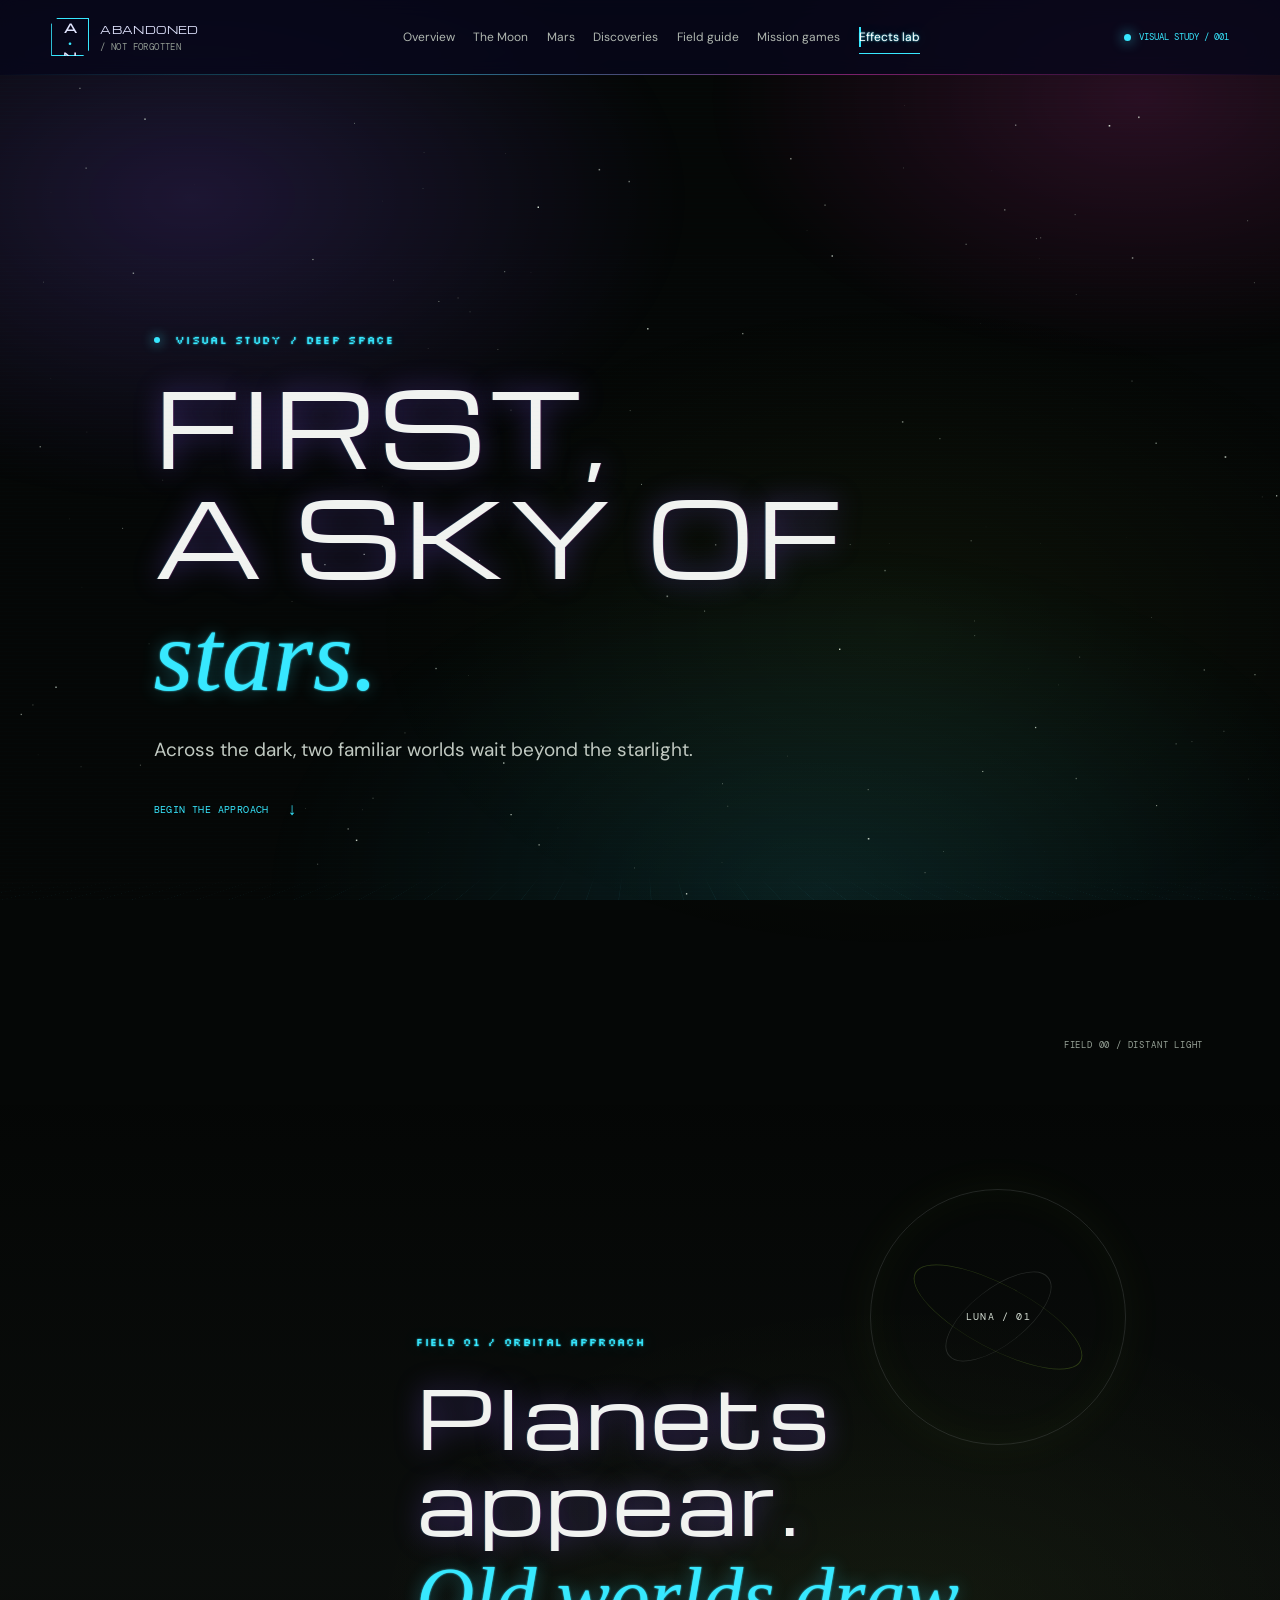
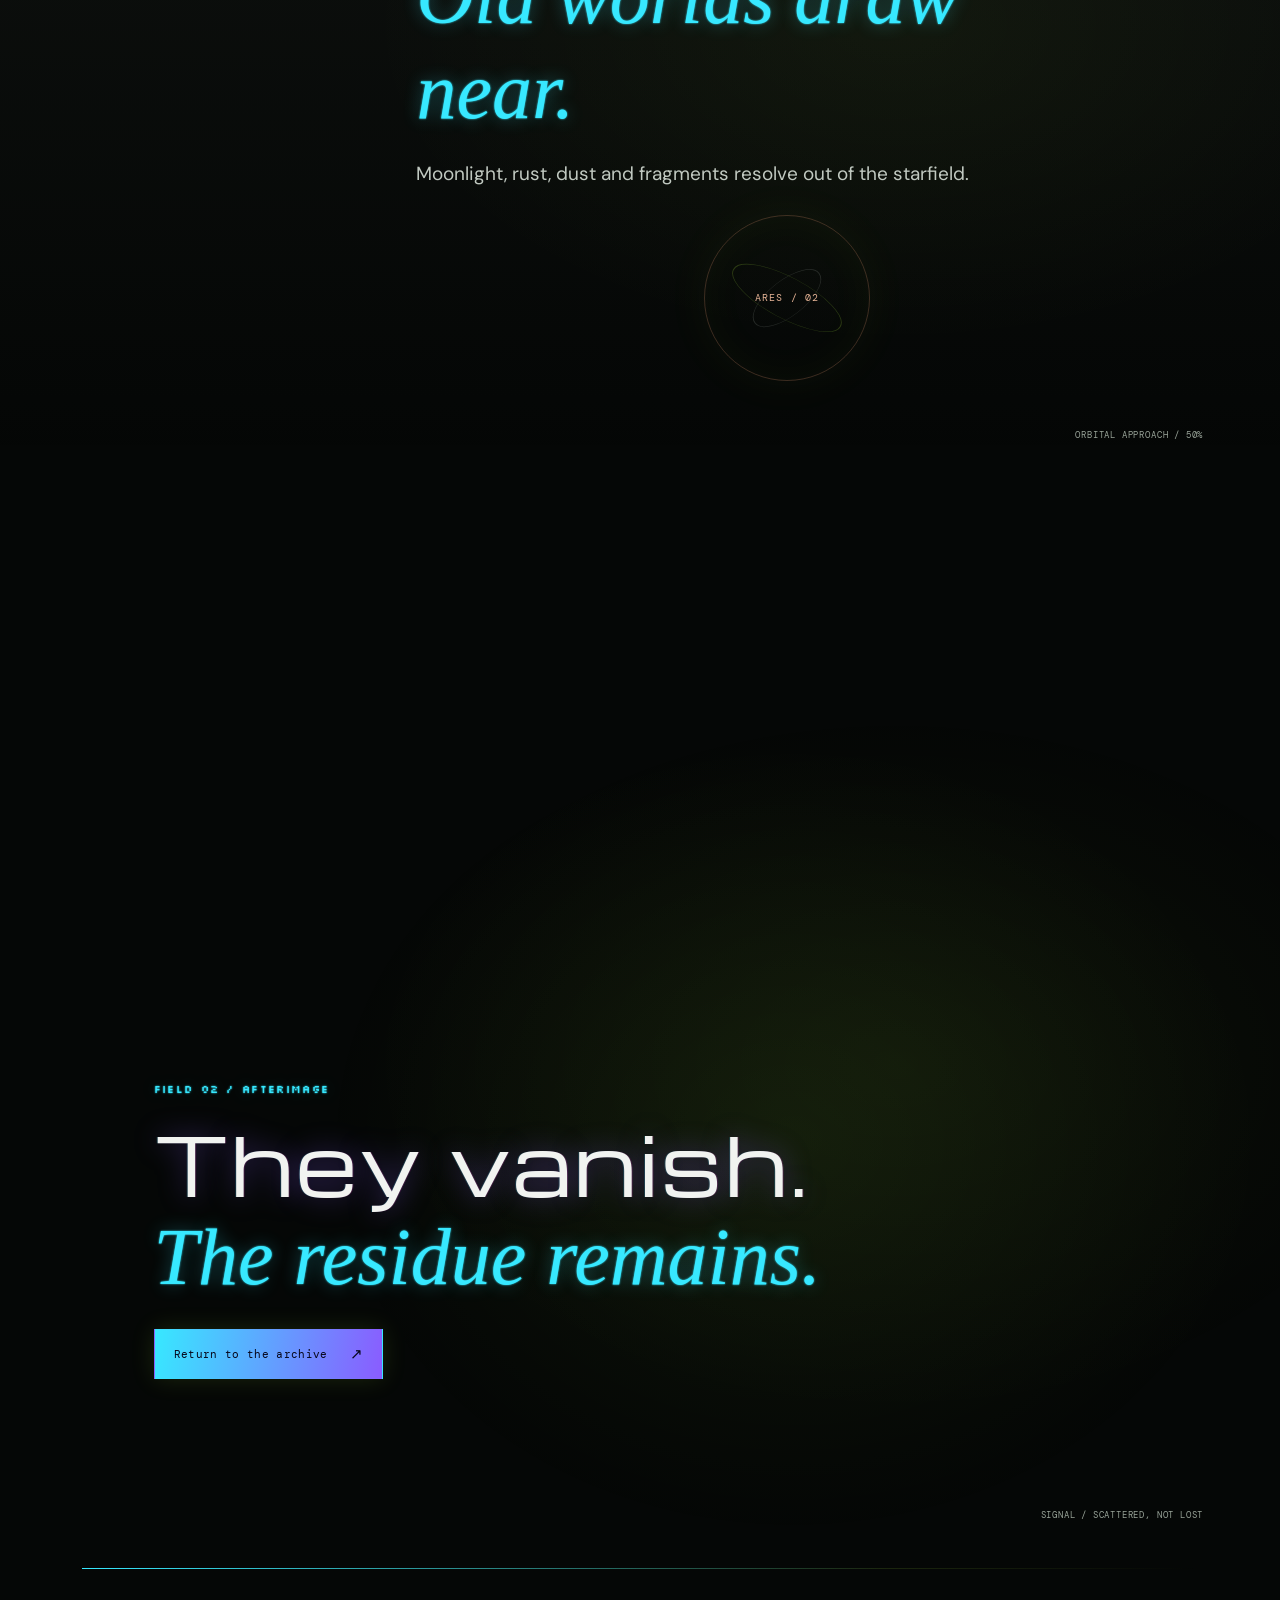
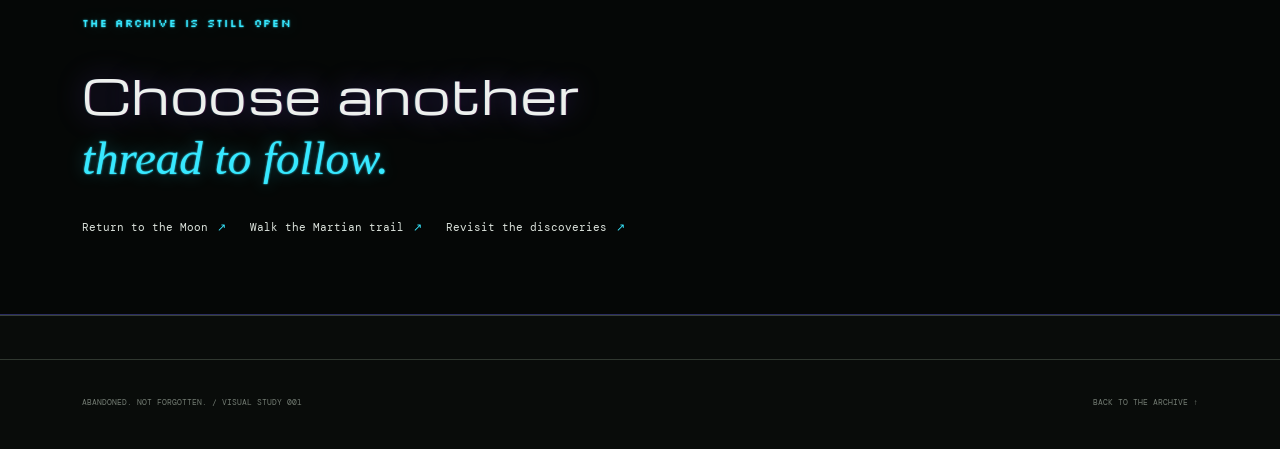
<file: effects.html>
<!DOCTYPE html>
<html lang="en"><head><meta charset="UTF-8"><meta name="viewport" content="width=device-width, initial-scale=1"><meta name="theme-color" content="#080a09"><meta name="description" content="A scrolling visual study: stars, approaching worlds, and the residue left behind."><title>Orbital Residue | Lembranza</title><link rel="preconnect" href="https://fonts.googleapis.com"><link rel="preconnect" href="https://fonts.gstatic.com" crossorigin><link href="https://fonts.googleapis.com/css2?family=DM+Mono:wght@400;500&family=DM+Sans:wght@400;500;600;700&family=Orbitron:wght@400;500;600;700&display=swap" rel="stylesheet"><link rel="stylesheet" href="portfolio.css"><script src="archive.js" defer></script>  <link rel="stylesheet" href="retro-cosmos.css">
  <script src="retro-cosmos.js" defer></script>
</head>
<body class="effects-page" data-effect-mode="full"><canvas class="cosmos" id="cosmos" aria-hidden="true"></canvas><div class="scanlines" aria-hidden="true"></div><header class="site-header"><a class="brand" href="home.html" aria-label="Abandoned. Not Forgotten. home"><span class="brand-mark">A<span>•</span>N</span><span class="brand-name">ABANDONED<span> / NOT FORGOTTEN</span></span></a><button class="nav-toggle" type="button" aria-expanded="false" aria-controls="primary-nav" aria-label="Open navigation"><span></span><span></span></button><nav class="primary-nav" id="primary-nav" aria-label="Main navigation"><a data-page="archive.html" href="archive.html">Overview</a><a data-page="moon.html" href="moon.html">The Moon</a><a data-page="mars.html" href="mars.html">Mars</a><a data-page="discoveries.html" href="discoveries.html">Discoveries</a><a data-page="learn.html" href="learn.html">Field guide</a><a data-page="games.html" href="games.html">Mission games</a><a class="active" data-page="effects.html" href="effects.html">Effects lab</a></nav><span class="header-signal"><i></i> VISUAL STUDY / 001</span></header>
<main class="effects-main"><section class="effect-chapter effect-sky" data-effect-step="0"><div class="effect-copy reveal"><p class="eyebrow"><span class="live-dot"></span> VISUAL STUDY / DEEP SPACE</p><h1>First,<br>a sky of <em>stars.</em></h1><p>Across the dark, two familiar worlds wait beyond the starlight.</p><a class="text-link" href="#approach">BEGIN THE APPROACH <span>↓</span></a></div><span class="effect-coordinate">FIELD 00 / DISTANT LIGHT</span></section>
<section class="effect-chapter effect-approach" id="approach" data-effect-step="1"><div class="effect-copy reveal"><p class="eyebrow">FIELD 01 / ORBITAL APPROACH</p><h2>Planets appear.<br><em>Old worlds draw near.</em></h2><p>Moonlight, rust, dust and fragments resolve out of the starfield.</p></div><div class="effect-orbit-label moon-label">LUNA / 01</div><div class="effect-orbit-label mars-label">ARES / 02</div><span class="effect-coordinate">ORBITAL APPROACH / 50%</span></section>
<section class="effect-chapter effect-residue" data-effect-step="2"><div class="effect-copy reveal"><p class="eyebrow">FIELD 02 / AFTERIMAGE</p><h2>They vanish.<br><em>The residue remains.</em></h2><a class="button button-primary" href="archive.html">Return to the archive <span>↗</span></a></div><span class="effect-coordinate">SIGNAL / SCATTERED, NOT LOST</span></section></main><section class="section-wrap page-next story-handoff effects-handoff"><p class="eyebrow">THE ARCHIVE IS STILL OPEN</p><h2>Choose another<br><em>thread to follow.</em></h2><div class="thread-links"><a href="moon.html">Return to the Moon <span>↗</span></a><a href="mars.html">Walk the Martian trail <span>↗</span></a><a href="discoveries.html">Revisit the discoveries <span>↗</span></a></div>
 </section><footer class="site-footer"><div class="section-wrap footer-bottom"><span>ABANDONED. NOT FORGOTTEN. / VISUAL STUDY 001</span><a href="archive.html">BACK TO THE ARCHIVE ↑</a></div></footer></body></html>
</file>
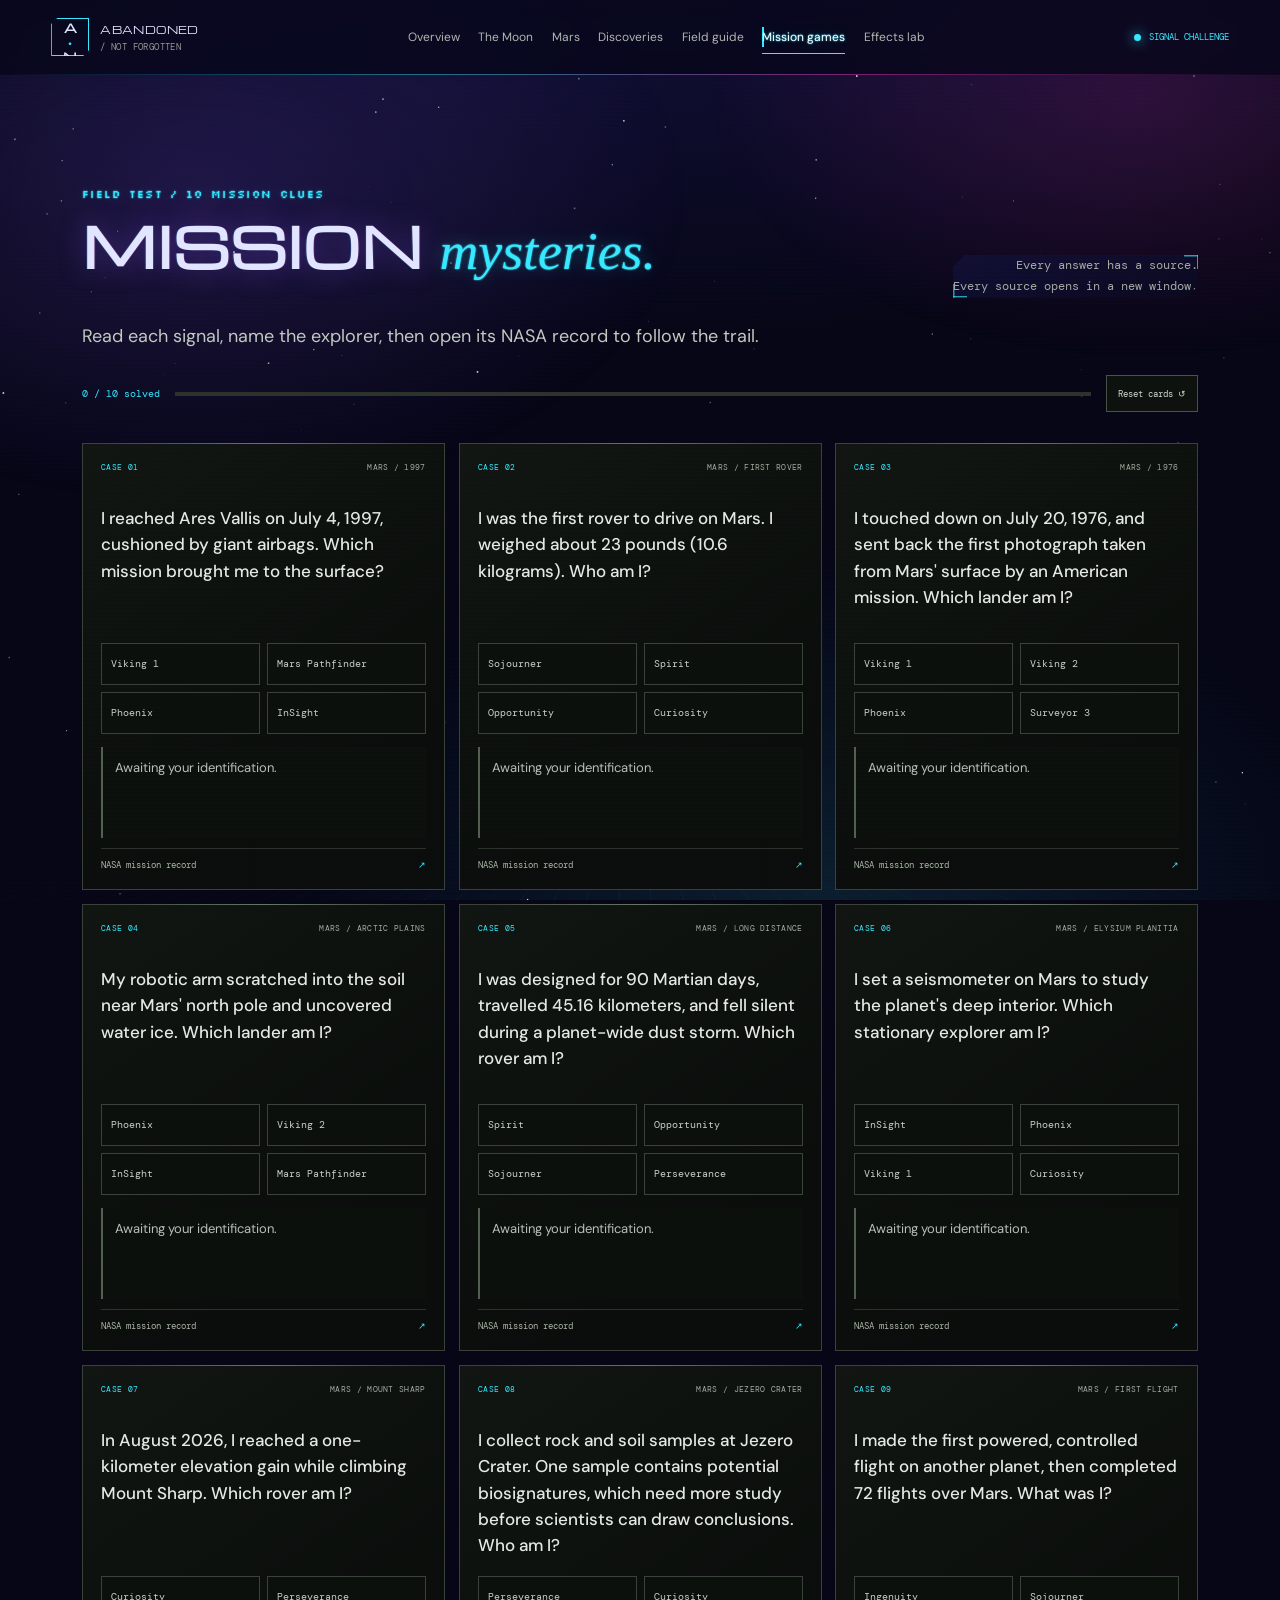
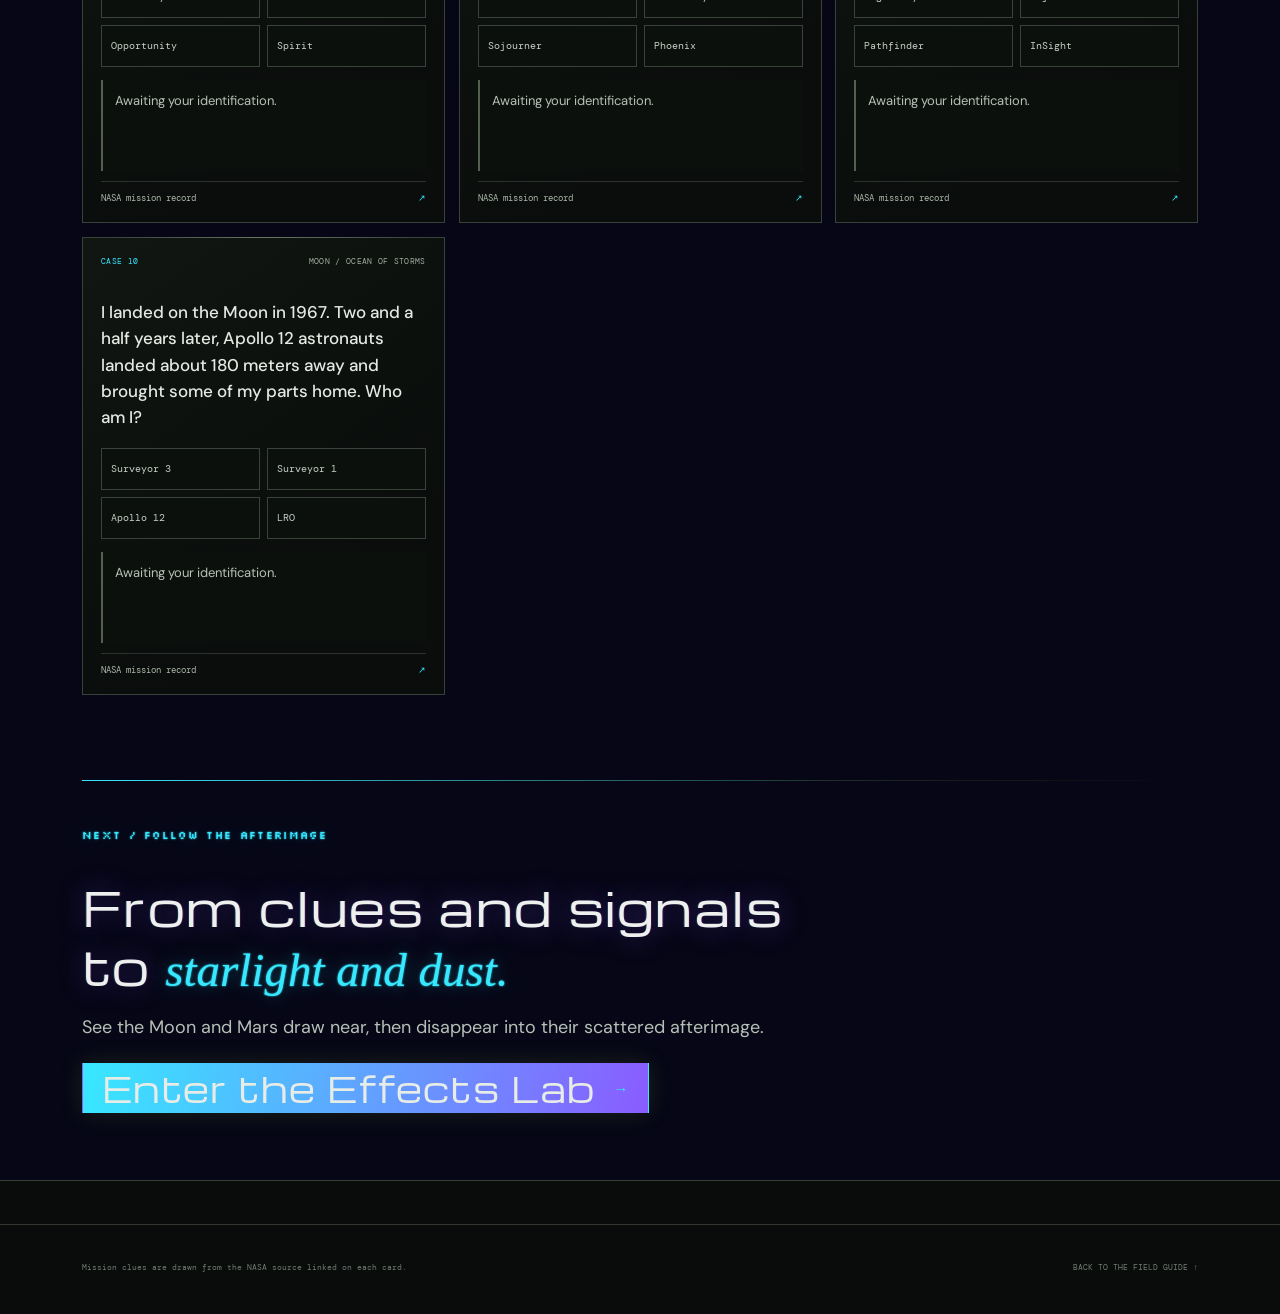
<file: games.html>
<!DOCTYPE html>
<html lang="en">
<head>
  <meta charset="UTF-8"><meta name="viewport" content="width=device-width, initial-scale=1"><meta name="theme-color" content="#080a09">
  <meta name="description" content="Guess the missions behind the clues in this NASA-sourced space exploration game.">
  <title>Mission Games | Lembranza</title>
  <link rel="preconnect" href="https://fonts.googleapis.com"><link rel="preconnect" href="https://fonts.gstatic.com" crossorigin>
  <link href="https://fonts.googleapis.com/css2?family=DM+Mono:wght@400;500&family=DM+Sans:wght@400;500;600;700&family=Orbitron:wght@400;500;600;700&display=swap" rel="stylesheet">
  <link rel="stylesheet" href="portfolio.css"><script src="archive.js" defer></script><script src="games.js" defer></script>
  <link rel="stylesheet" href="retro-cosmos.css">
  <script src="retro-cosmos.js" defer></script>
</head>
<body>
  <canvas class="cosmos" id="cosmos" aria-hidden="true"></canvas><div class="scanlines" aria-hidden="true"></div>
  <header class="site-header"><a class="brand" href="home.html" aria-label="Abandoned. Not Forgotten. home"><span class="brand-mark">A<span>•</span>N</span><span class="brand-name">ABANDONED<span> / NOT FORGOTTEN</span></span></a><button class="nav-toggle" type="button" aria-expanded="false" aria-controls="primary-nav" aria-label="Open navigation"><span></span><span></span></button><nav class="primary-nav" id="primary-nav" aria-label="Main navigation"><a data-page="home.html" href="home.html">Overview</a><a data-page="moon.html" href="moon.html">The Moon</a><a data-page="mars.html" href="mars.html">Mars</a><a data-page="discoveries.html" href="discoveries.html">Discoveries</a><a data-page="learn.html" href="learn.html">Field guide</a><a class="active" data-page="games.html" href="games.html">Mission games</a><a data-page="effects.html" href="effects.html">Effects lab</a></nav><span class="header-signal"><i></i> SIGNAL CHALLENGE</span></header>
  <main>
    <section class="section-wrap section-block games-intro"><div class="section-heading reveal"><div><p class="eyebrow">FIELD TEST / 10 MISSION CLUES</p><h1>Mission <em>mysteries.</em></h1></div><p class="section-aside">Every answer has a source.<br>Every source opens in a new window.</p></div><p class="game-lede">Read each signal, name the explorer, then open its NASA record to follow the trail.</p><div class="game-scoreline"><span id="guess-progress" aria-live="polite">0 / 10 solved</span><span class="score-track"><i id="guess-meter"></i></span><button class="game-reset" id="guess-reset" type="button" title="Reset all cards">Reset cards ↺</button></div></section>
    <section class="section-wrap game-grid-wrap" aria-label="Mission guessing cards"><div class="guess-grid" id="guess-grid"></div></section>
    <section class="section-wrap page-next story-handoff"><p class="eyebrow">NEXT / FOLLOW THE AFTERIMAGE</p><h2>From clues and signals<br>to <em>starlight and dust.</em></h2><p>See the Moon and Mars draw near, then disappear into their scattered afterimage.</p><a class="button button-primary" href="effects.html">Enter the Effects Lab <span>→</span></a></section>
  </main>
  <footer class="site-footer"><div class="section-wrap footer-bottom"><span>Mission clues are drawn from the NASA source linked on each card.</span><a href="learn.html">BACK TO THE FIELD GUIDE ↑</a></div></footer>
</body>
</html>
</file>
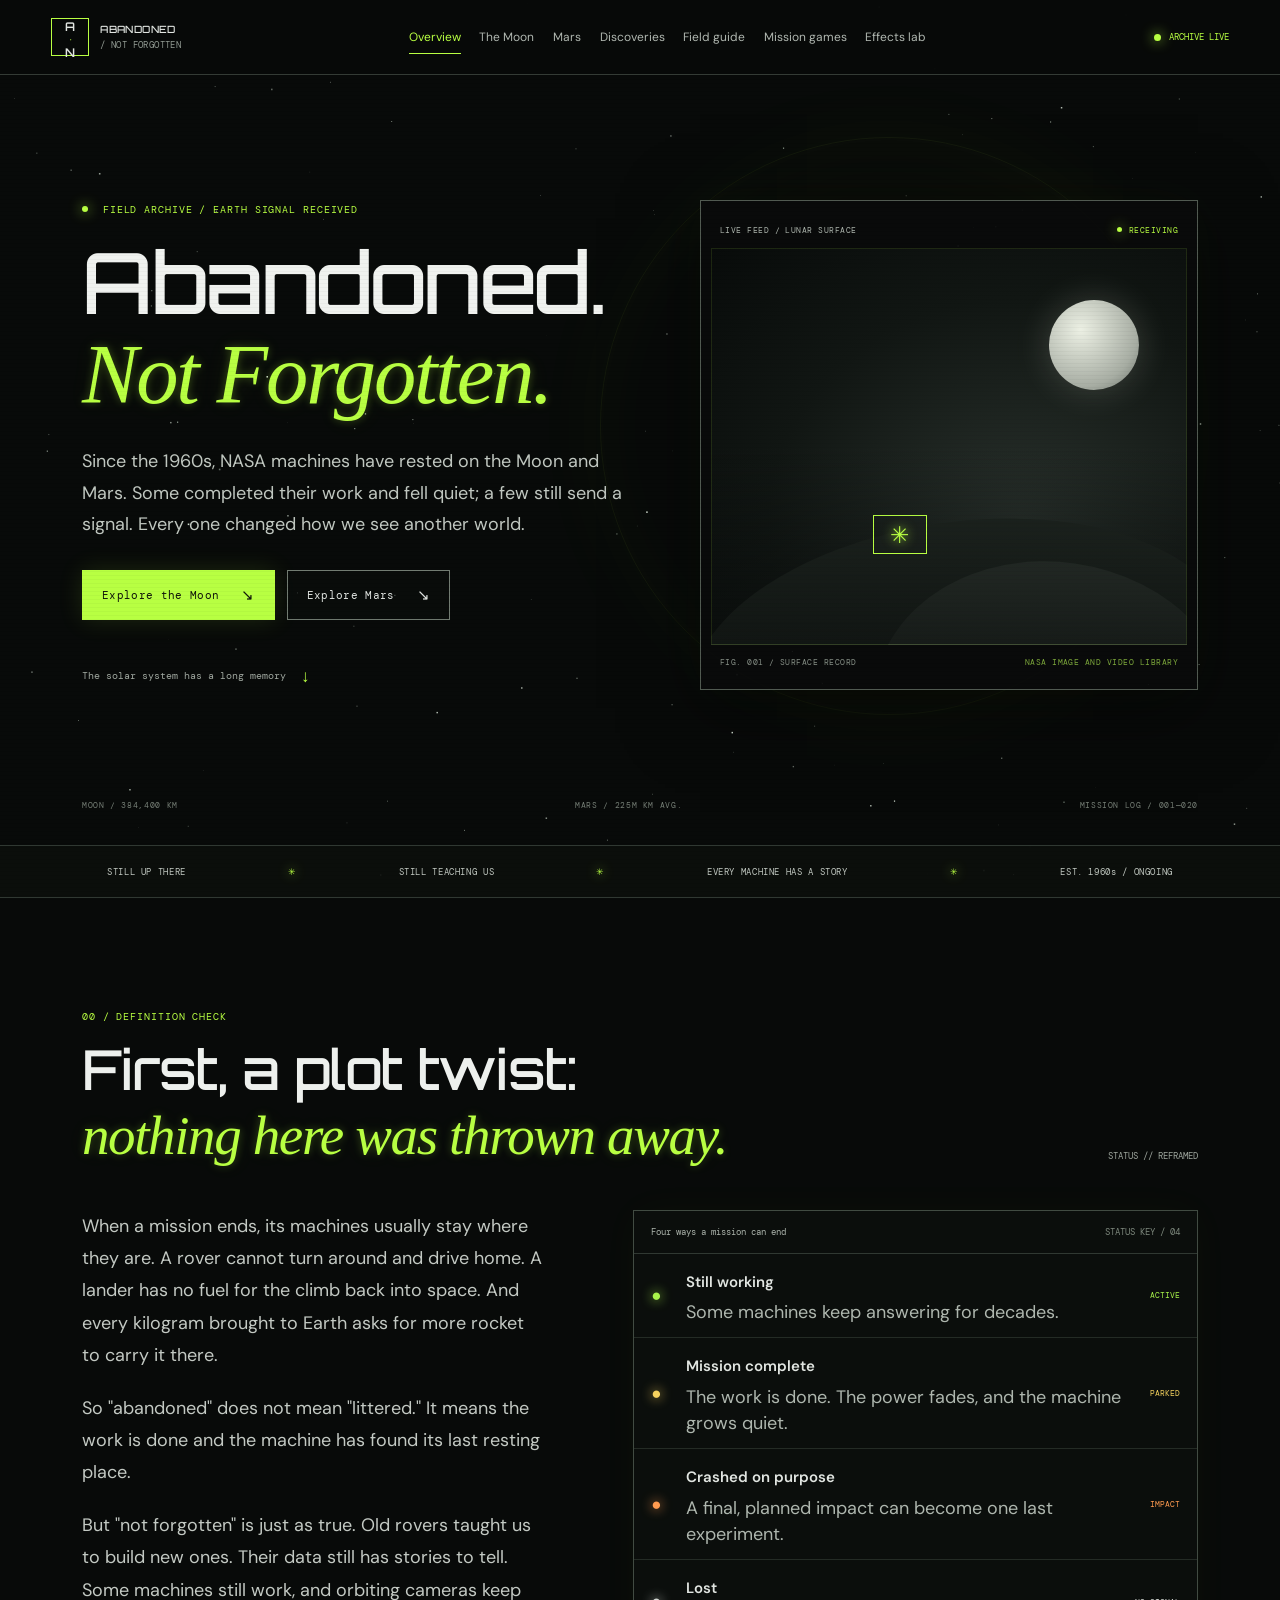
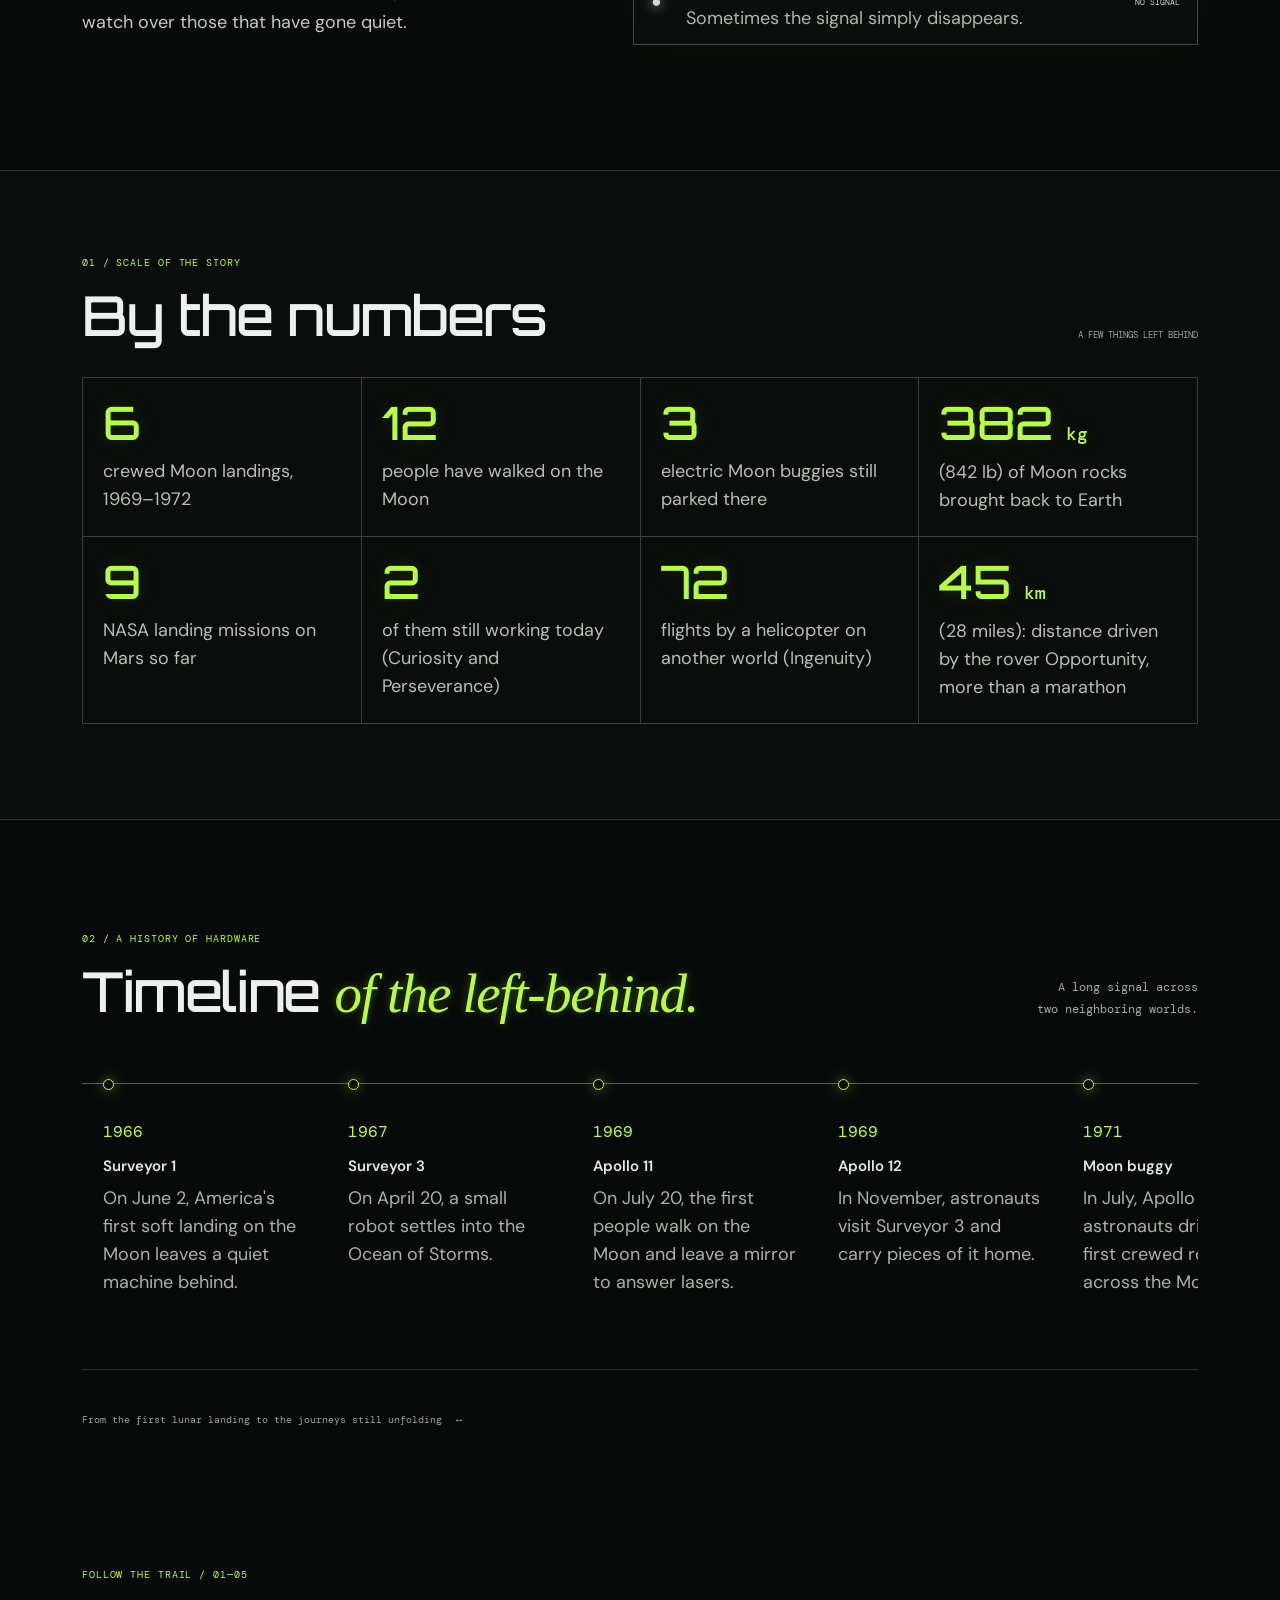
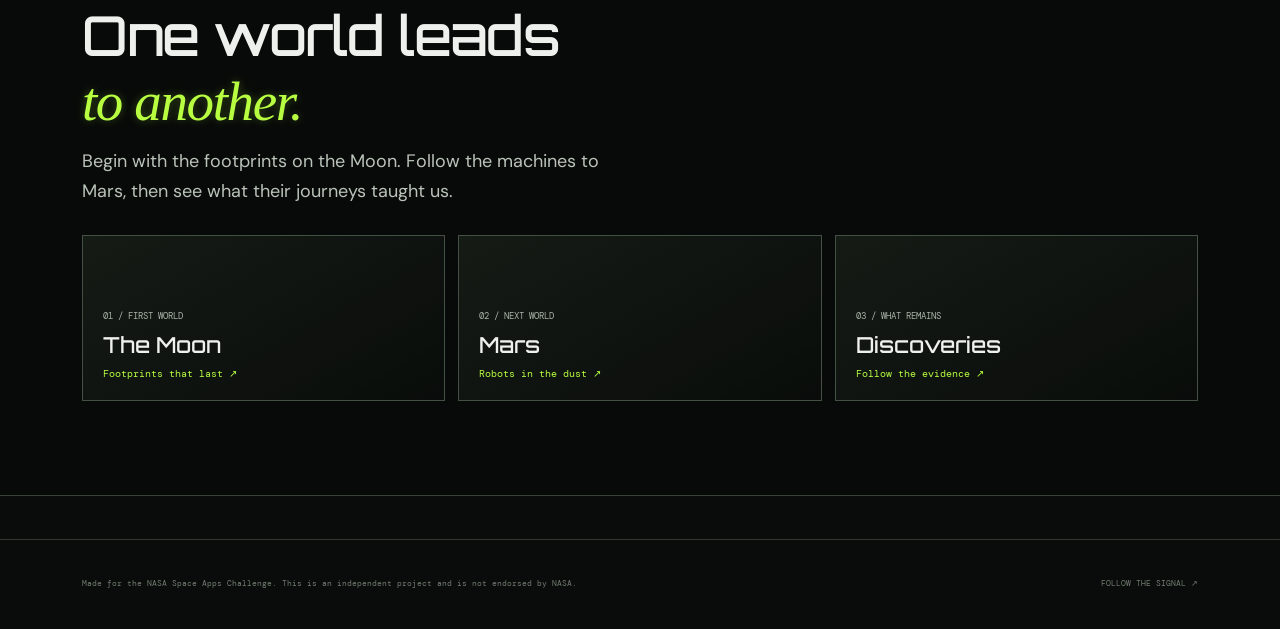
<file: home.html>
<!DOCTYPE html>
<html lang="en">
<head>
  <meta charset="UTF-8"><meta name="viewport" content="width=device-width, initial-scale=1">
  <meta name="theme-color" content="#080a09"><meta name="description" content="Meet the rovers, landers and machines NASA left on the Moon and Mars, what they discovered, and which ones are still working today.">
  <title>Abandoned. Not Forgotten. | Robots and Relics in Space</title>
  <link rel="preconnect" href="https://fonts.googleapis.com"><link rel="preconnect" href="https://fonts.gstatic.com" crossorigin>
  <link href="https://fonts.googleapis.com/css2?family=DM+Mono:wght@400;500&family=DM+Sans:wght@400;500;600;700&family=Orbitron:wght@400;500;600;700&display=swap" rel="stylesheet">
  <link rel="stylesheet" href="portfolio.css"><script src="archive.js" defer></script>
</head>
<body>
  <canvas class="cosmos" id="cosmos" aria-hidden="true"></canvas><div class="scanlines" aria-hidden="true"></div>
  <header class="site-header"><a class="brand" href="home.html" aria-label="Abandoned. Not Forgotten. home"><span class="brand-mark">A<span>•</span>N</span><span class="brand-name">ABANDONED<span> / NOT FORGOTTEN</span></span></a><button class="nav-toggle" type="button" aria-expanded="false" aria-controls="primary-nav" aria-label="Open navigation"><span></span><span></span></button><nav class="primary-nav" id="primary-nav" aria-label="Main navigation"><a class="active" data-page="home.html" href="home.html">Overview</a><a data-page="moon.html" href="moon.html">The Moon</a><a data-page="mars.html" href="mars.html">Mars</a><a data-page="discoveries.html" href="discoveries.html">Discoveries</a><a data-page="learn.html" href="learn.html">Field guide</a><a data-page="games.html" href="games.html">Mission games</a><a data-page="effects.html" href="effects.html">Effects lab</a></nav><span class="header-signal"><i></i> ARCHIVE LIVE</span></header>
  <main>
    <section class="hero section-wrap home-hero" aria-labelledby="hero-title"><div class="hero-copy reveal"><p class="eyebrow"><span class="live-dot"></span> FIELD ARCHIVE / EARTH SIGNAL RECEIVED</p><h1 id="hero-title">Abandoned.<br><em>Not Forgotten.</em></h1><p class="hero-intro">Since the 1960s, NASA machines have rested on the Moon and Mars. Some completed their work and fell quiet; a few still send a signal. Every one changed how we see another world.</p><div class="hero-actions"><a class="button button-primary" href="moon.html">Explore the Moon <span>↘</span></a><a class="button button-outline" href="mars.html">Explore Mars <span>↘</span></a></div><p class="scroll-hint">The solar system has a long memory <span>↓</span></p></div>
      <figure class="hero-window reveal"><div class="window-top"><span>LIVE FEED / LUNAR SURFACE</span><span class="window-status"><i></i> RECEIVING</span></div><div class="nasa-frame" id="hero-image-frame"><div class="lunar-fallback" aria-hidden="true"><span class="moon-disc"></span><span class="ridge ridge-one"></span><span class="ridge ridge-two"></span><span class="lander-silhouette">✳</span></div><img id="hero-image" alt="Apollo-era hardware on the lunar surface" loading="eager"></div><figcaption><span>FIG. 001 / SURFACE RECORD</span><span>NASA IMAGE AND VIDEO LIBRARY</span></figcaption></figure>
      <div class="hero-coordinates" aria-hidden="true"><span>MOON / 384,400 KM</span><span>MARS / 225M KM AVG.</span><span>MISSION LOG / 001—020</span></div>
    </section>
    <section class="signal-bar" aria-label="Archive themes"><span>STILL UP THERE</span><i>✳</i><span>STILL TEACHING US</span><i>✳</i><span>EVERY MACHINE HAS A STORY</span><i>✳</i><span>EST. 1960s / ONGOING</span></section>
    <section class="section-wrap section-block" id="meaning"><div class="section-heading reveal"><div><p class="eyebrow">00 / DEFINITION CHECK</p><h2>First, a plot twist:<br><em>nothing here was thrown away.</em></h2></div><span class="section-index">STATUS // REFRAMED</span></div><div class="meaning-layout"><div class="meaning-copy reveal"><p>When a mission ends, its machines usually stay where they are. A rover cannot turn around and drive home. A lander has no fuel for the climb back into space. And every kilogram brought to Earth asks for more rocket to carry it there.</p><p>So "abandoned" does not mean "littered." It means the work is done and the machine has found its last resting place.</p><p>But "not forgotten" is just as true. Old rovers taught us to build new ones. Their data still has stories to tell. Some machines still work, and orbiting cameras keep watch over those that have gone quiet.</p></div><div class="status-console reveal"><div class="console-title"><span>Four ways a mission can end</span><span>STATUS KEY / 04</span></div><div class="status-row status-working"><span class="status-icon">●</span><div><b>Still working</b><p>Some machines keep answering for decades.</p></div><span class="status-code">ACTIVE</span></div><div class="status-row status-complete"><span class="status-icon">●</span><div><b>Mission complete</b><p>The work is done. The power fades, and the machine grows quiet.</p></div><span class="status-code">PARKED</span></div><div class="status-row status-crashed"><span class="status-icon">●</span><div><b>Crashed on purpose</b><p>A final, planned impact can become one last experiment.</p></div><span class="status-code">IMPACT</span></div><div class="status-row status-lost"><span class="status-icon">●</span><div><b>Lost</b><p>Sometimes the signal simply disappears.</p></div><span class="status-code">NO SIGNAL</span></div></div></div></section>
    <section class="numbers-section section-wrap"><div class="section-heading compact reveal"><div><p class="eyebrow">01 / SCALE OF THE STORY</p><h2>By the numbers</h2></div><span class="section-index">A FEW THINGS LEFT BEHIND</span></div><div class="stat-grid reveal"><article><strong>6</strong><p>crewed Moon landings, 1969–1972</p></article><article><strong>12</strong><p>people have walked on the Moon</p></article><article><strong>3</strong><p>electric Moon buggies still parked there</p></article><article><strong>382 <small>kg</small></strong><p>(842 lb) of Moon rocks brought back to Earth</p></article><article><strong>9</strong><p>NASA landing missions on Mars so far</p></article><article><strong>2</strong><p>of them still working today (Curiosity and Perseverance)</p></article><article><strong>72</strong><p>flights by a helicopter on another world (Ingenuity)</p></article><article><strong>45 <small>km</small></strong><p>(28 miles): distance driven by the rover Opportunity, more than a marathon</p></article></div></section>
    <section class="section-wrap section-block timeline-section" id="timeline"><div class="section-heading reveal"><div><p class="eyebrow">02 / A HISTORY OF HARDWARE</p><h2>Timeline <em>of the left-behind.</em></h2></div><p class="section-aside">A long signal across<br>two neighboring worlds.</p></div><div class="timeline-track" id="timeline-track" aria-label="Mission timeline"></div><p class="timeline-scroll-note">From the first lunar landing to the journeys still unfolding <span>↔</span></p></section>
    <section class="page-doors section-wrap"><div class="journey-intro reveal"><p class="eyebrow">FOLLOW THE TRAIL / 01—05</p><h2>One world leads<br><em>to another.</em></h2><p>Begin with the footprints on the Moon. Follow the machines to Mars, then see what their journeys taught us.</p></div><a class="page-door reveal" href="moon.html"><span>01 / FIRST WORLD</span><strong>The Moon</strong><small>Footprints that last ↗</small></a><a class="page-door reveal" href="mars.html"><span>02 / NEXT WORLD</span><strong>Mars</strong><small>Robots in the dust ↗</small></a><a class="page-door reveal" href="discoveries.html"><span>03 / WHAT REMAINS</span><strong>Discoveries</strong><small>Follow the evidence ↗</small></a></section>
  </main>
  <footer class="site-footer"><div class="section-wrap footer-bottom"><span>Made for the NASA Space Apps Challenge. This is an independent project and is not endorsed by NASA.</span><a href="effects.html">FOLLOW THE SIGNAL ↗</a></div></footer>
</body>
</html>
</file>
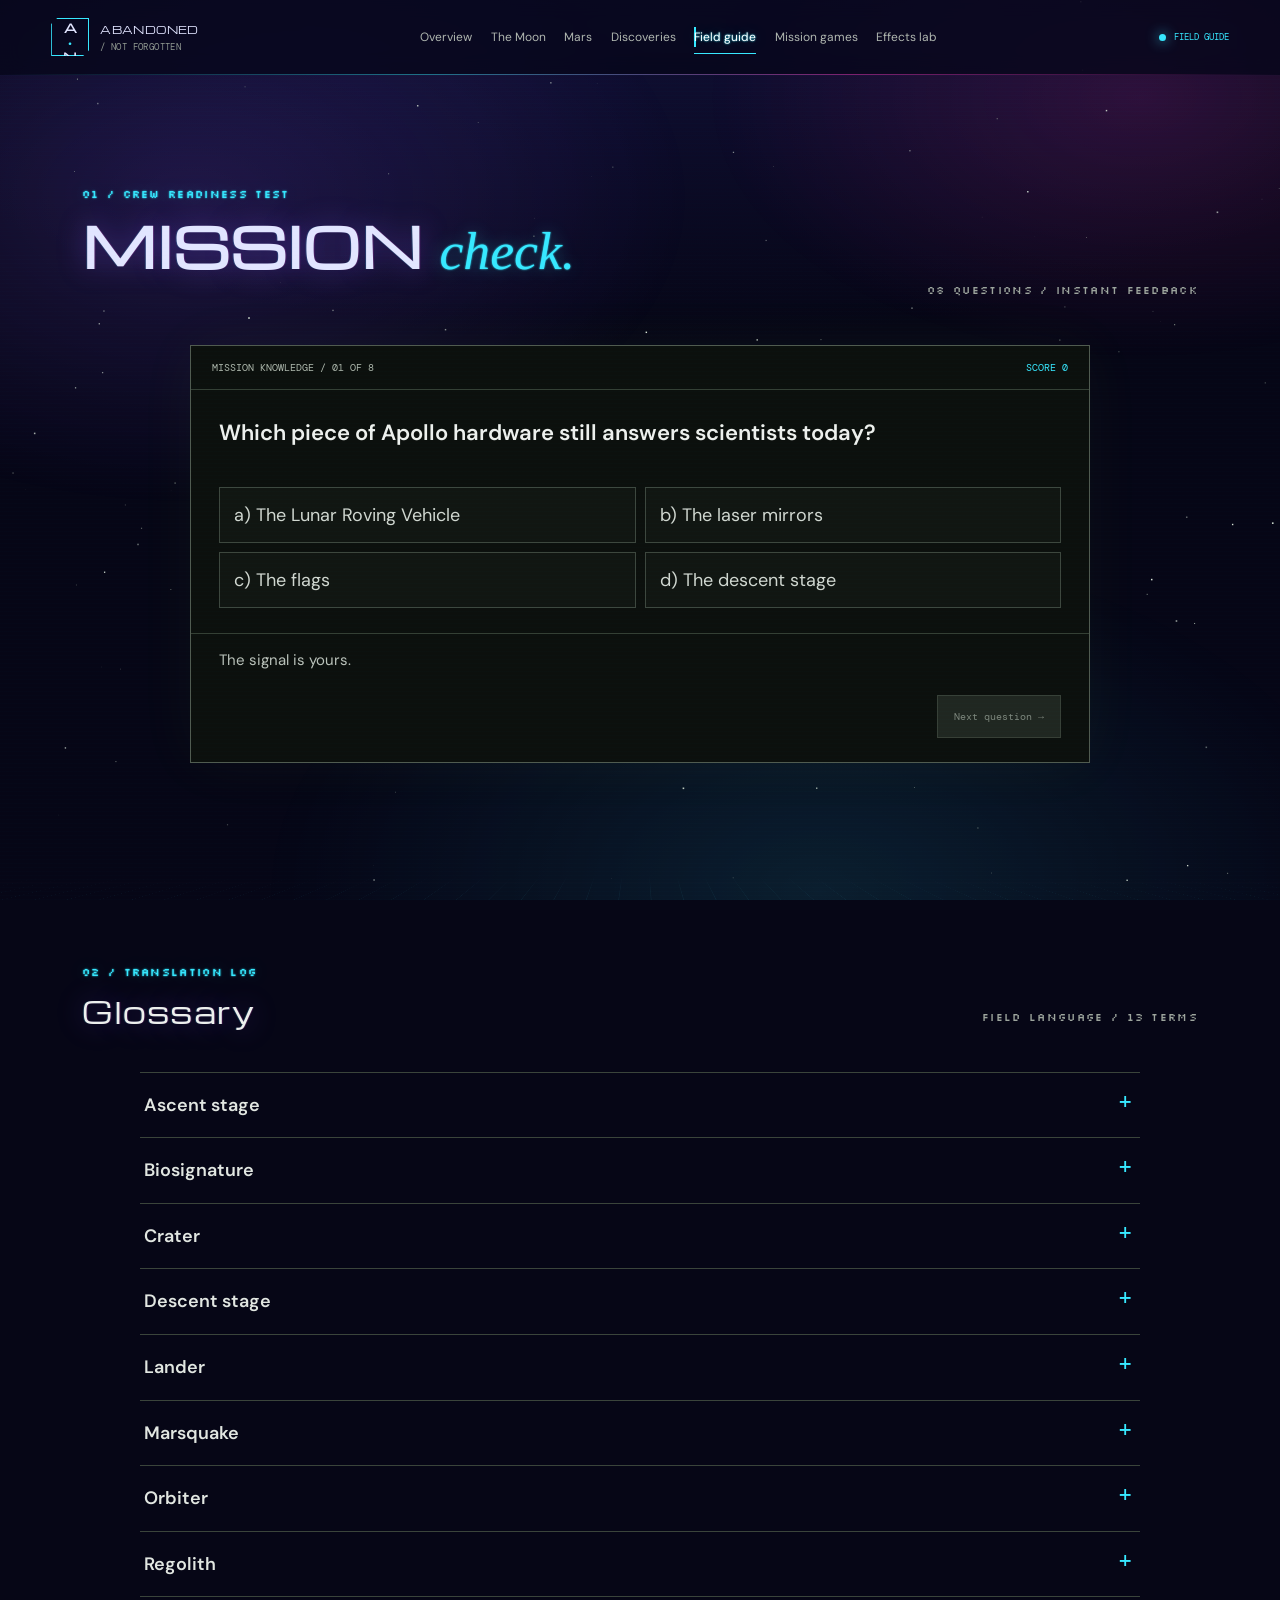
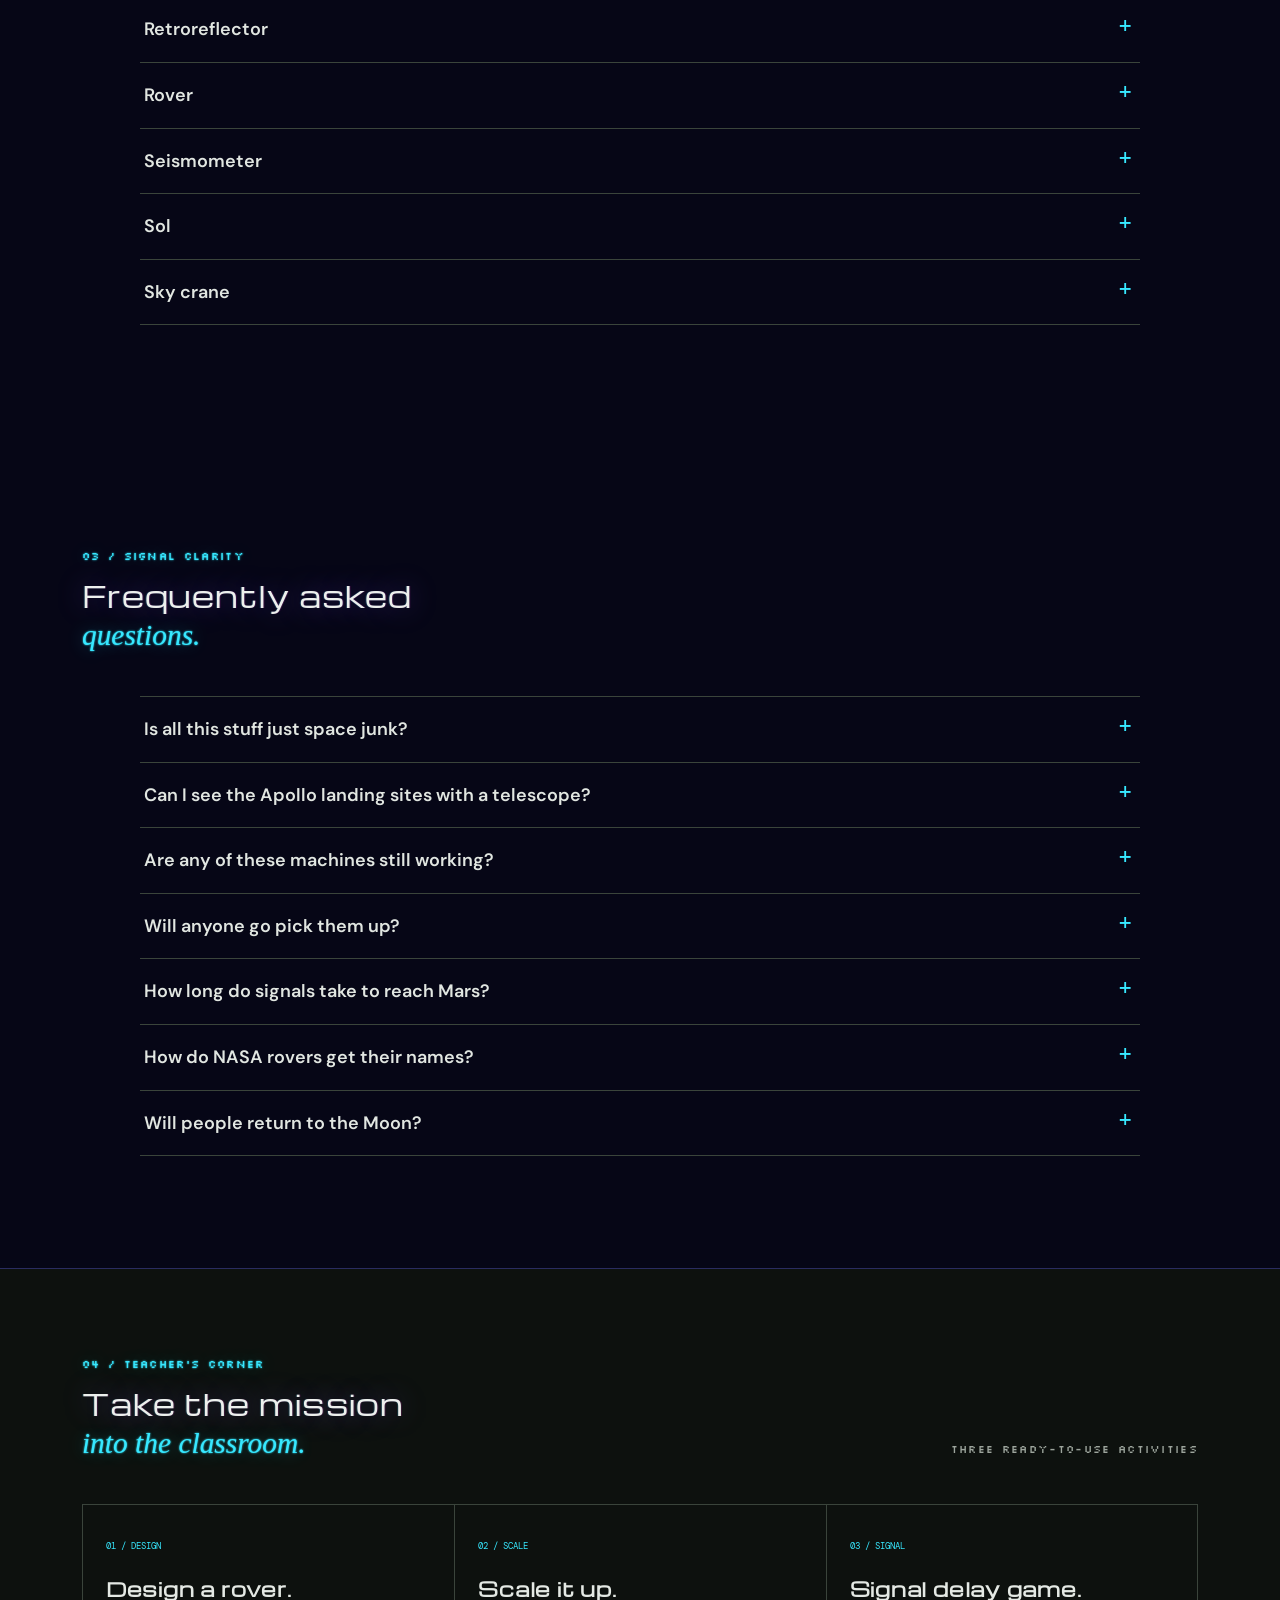
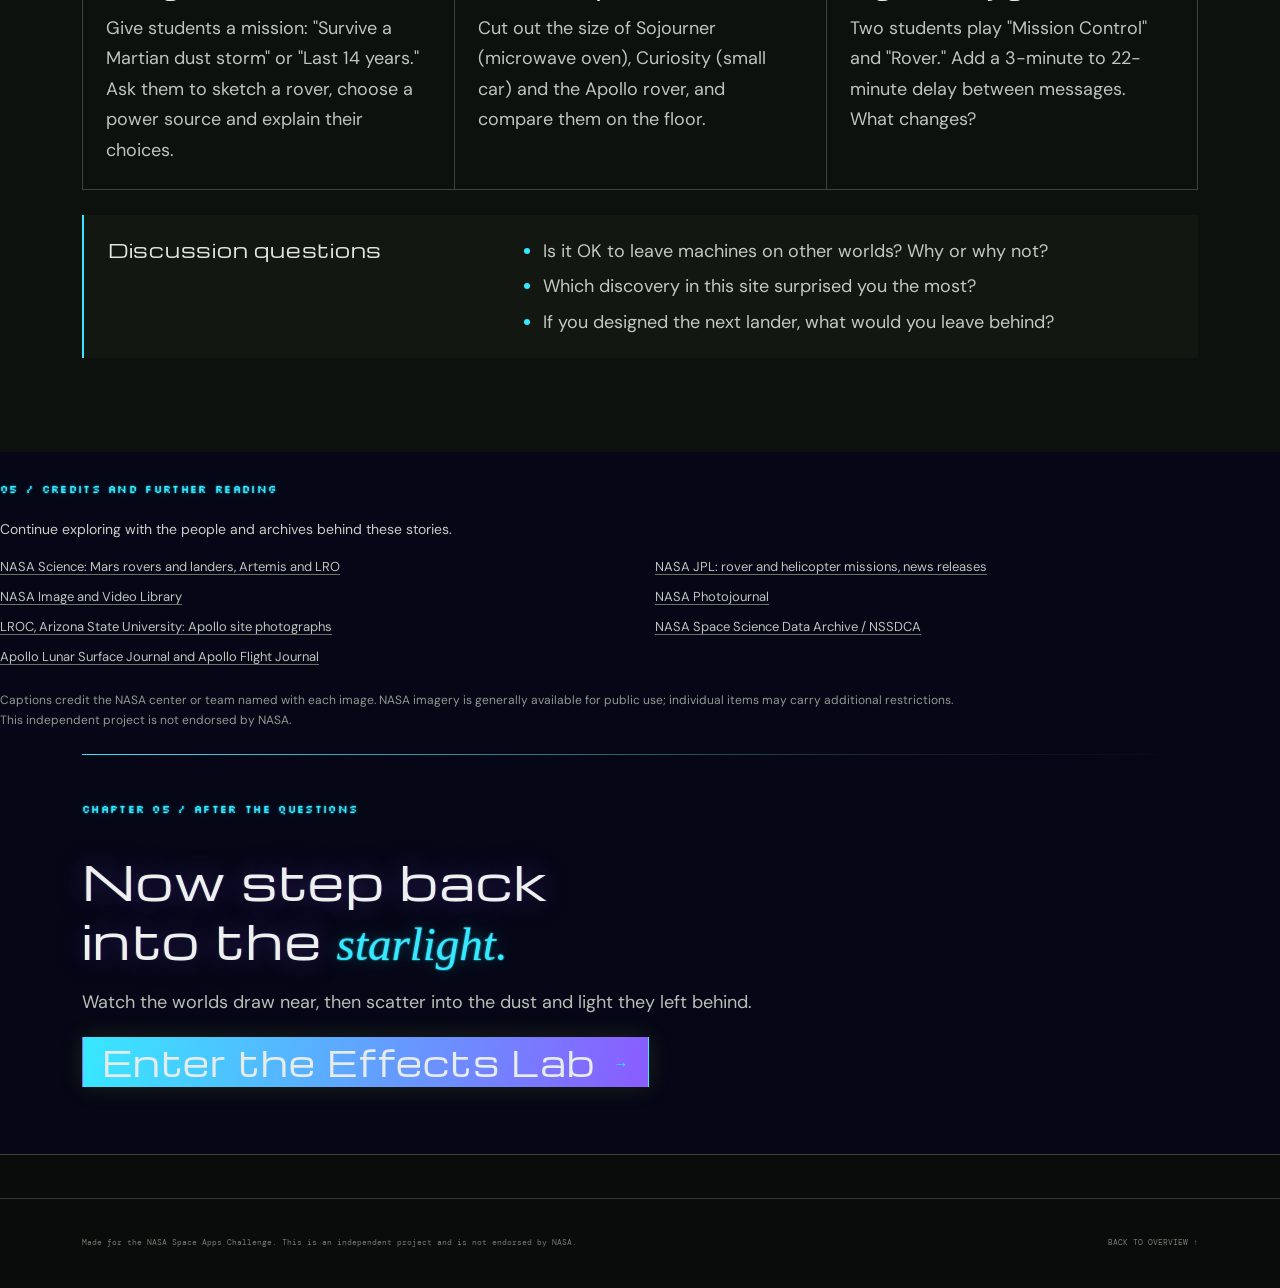
<file: learn.html>
<!DOCTYPE html>
<html lang="en"><head><meta charset="UTF-8"><meta name="viewport" content="width=device-width, initial-scale=1"><meta name="theme-color" content="#080a09"><meta name="description" content="Take the mission quiz, browse the glossary, and explore classroom activities."><title>Field Guide | Lembranza</title><link rel="preconnect" href="https://fonts.googleapis.com"><link rel="preconnect" href="https://fonts.gstatic.com" crossorigin><link href="https://fonts.googleapis.com/css2?family=DM+Mono:wght@400;500&family=DM+Sans:wght@400;500;600;700&family=Orbitron:wght@400;500;600;700&display=swap" rel="stylesheet"><link rel="stylesheet" href="portfolio.css"><script src="archive.js" defer></script>  <link rel="stylesheet" href="retro-cosmos.css">
  <script src="retro-cosmos.js" defer></script>
</head>
<body><canvas class="cosmos" id="cosmos" aria-hidden="true"></canvas><div class="scanlines" aria-hidden="true"></div><header class="site-header"><a class="brand" href="home.html" aria-label="Abandoned. Not Forgotten. home"><span class="brand-mark">A<span>•</span>N</span><span class="brand-name">ABANDONED<span> / NOT FORGOTTEN</span></span></a><button class="nav-toggle" type="button" aria-expanded="false" aria-controls="primary-nav" aria-label="Open navigation"><span></span><span></span></button><nav class="primary-nav" id="primary-nav" aria-label="Main navigation"><a data-page="home.html" href="home.html">Overview</a><a data-page="moon.html" href="moon.html">The Moon</a><a data-page="mars.html" href="mars.html">Mars</a><a data-page="discoveries.html" href="discoveries.html">Discoveries</a><a class="active" data-page="learn.html" href="learn.html">Field guide</a><a data-page="games.html" href="games.html">Mission games</a><a data-page="effects.html" href="effects.html">Effects lab</a></nav><span class="header-signal"><i></i> FIELD GUIDE</span></header>
<main><section class="section-wrap section-block quiz-section" id="quiz"><div class="section-heading"><div><p class="eyebrow">01 / CREW READINESS TEST</p><h1>Mission <em>check.</em></h1></div><span class="section-index">08 QUESTIONS / INSTANT FEEDBACK</span></div><div class="quiz-console" id="quiz-console" aria-live="polite"></div></section>
<section class="section-wrap section-block glossary-section" id="glossary"><div class="section-heading"><div><p class="eyebrow">02 / TRANSLATION LOG</p><h2>Glossary</h2></div><span class="section-index">FIELD LANGUAGE / 13 TERMS</span></div><div class="accordion-list" id="glossary-list"></div></section>
<section class="section-wrap section-block faq-section"><div class="section-heading"><div><p class="eyebrow">03 / SIGNAL CLARITY</p><h2>Frequently asked<br><em>questions.</em></h2></div></div><div class="accordion-list" id="faq-list"></div></section>
<section class="teacher-section" id="teachers"><div class="section-wrap teacher-inner"><div class="section-heading"><div><p class="eyebrow">04 / TEACHER'S CORNER</p><h2>Take the mission<br><em>into the classroom.</em></h2></div><span class="section-index">THREE READY-TO-USE ACTIVITIES</span></div><div class="activity-grid"><article><span>01 / DESIGN</span><h3>Design a rover.</h3><p>Give students a mission: "Survive a Martian dust storm" or "Last 14 years." Ask them to sketch a rover, choose a power source and explain their choices.</p></article><article><span>02 / SCALE</span><h3>Scale it up.</h3><p>Cut out the size of Sojourner (microwave oven), Curiosity (small car) and the Apollo rover, and compare them on the floor.</p></article><article><span>03 / SIGNAL</span><h3>Signal delay game.</h3><p>Two students play "Mission Control" and "Rover." Add a 3-minute to 22-minute delay between messages. What changes?</p></article></div><div class="discussion"><h3>Discussion questions</h3><ul><li>Is it OK to leave machines on other worlds? Why or why not?</li><li>Which discovery in this site surprised you the most?</li><li>If you designed the next lander, what would you leave behind?</li></ul></div></div></section>
<section class="section-wrap section-block source-block"><p class="eyebrow">05 / CREDITS AND FURTHER READING</p><p>Continue exploring with the people and archives behind these stories.</p><div class="source-links"><a href="https://science.nasa.gov/" target="_blank" rel="noreferrer">NASA Science: Mars rovers and landers, Artemis and LRO</a><a href="https://www.jpl.nasa.gov/" target="_blank" rel="noreferrer">NASA JPL: rover and helicopter missions, news releases</a><a href="https://images.nasa.gov/" target="_blank" rel="noreferrer">NASA Image and Video Library</a><a href="https://photojournal.jpl.nasa.gov/" target="_blank" rel="noreferrer">NASA Photojournal</a><a href="https://lroc.asu.edu/" target="_blank" rel="noreferrer">LROC, Arizona State University: Apollo site photographs</a><a href="https://nssdc.gsfc.nasa.gov/" target="_blank" rel="noreferrer">NASA Space Science Data Archive / NSSDCA</a><a href="https://www.nasa.gov/history/alsj/" target="_blank" rel="noreferrer">Apollo Lunar Surface Journal and Apollo Flight Journal</a></div><p class="usage-note">Captions credit the NASA center or team named with each image. NASA imagery is generally available for public use; individual items may carry additional restrictions. This independent project is not endorsed by NASA.</p></section><section class="section-wrap page-next story-handoff"><p class="eyebrow">CHAPTER 05 / AFTER THE QUESTIONS</p><h2>Now step back<br>into the <em>starlight.</em></h2><p>Watch the worlds draw near, then scatter into the dust and light they left behind.</p><a class="button button-primary" href="effects.html">Enter the Effects Lab <span>→</span></a></section></main>
<footer class="site-footer"><div class="section-wrap footer-bottom"><span>Made for the NASA Space Apps Challenge. This is an independent project and is not endorsed by NASA.</span><a href="home.html">BACK TO OVERVIEW ↑</a></div></footer></body></html>
</file>
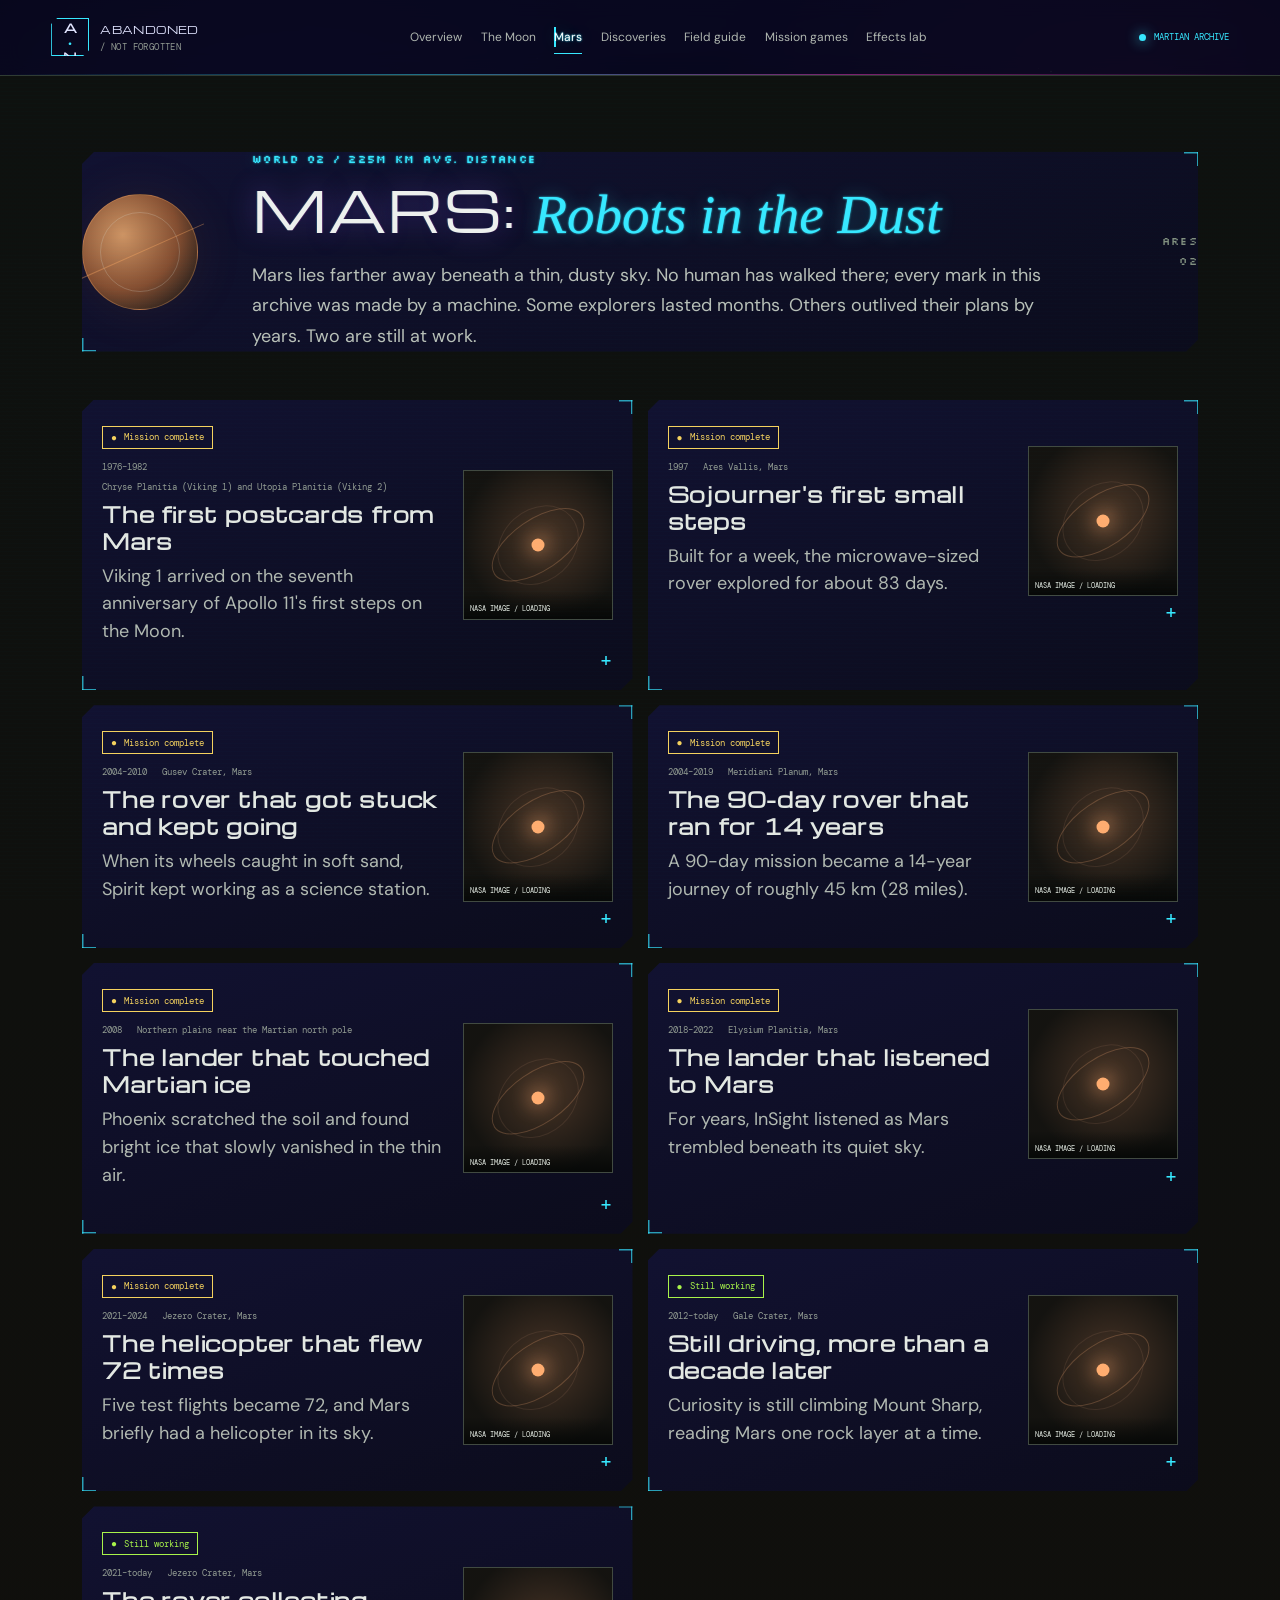
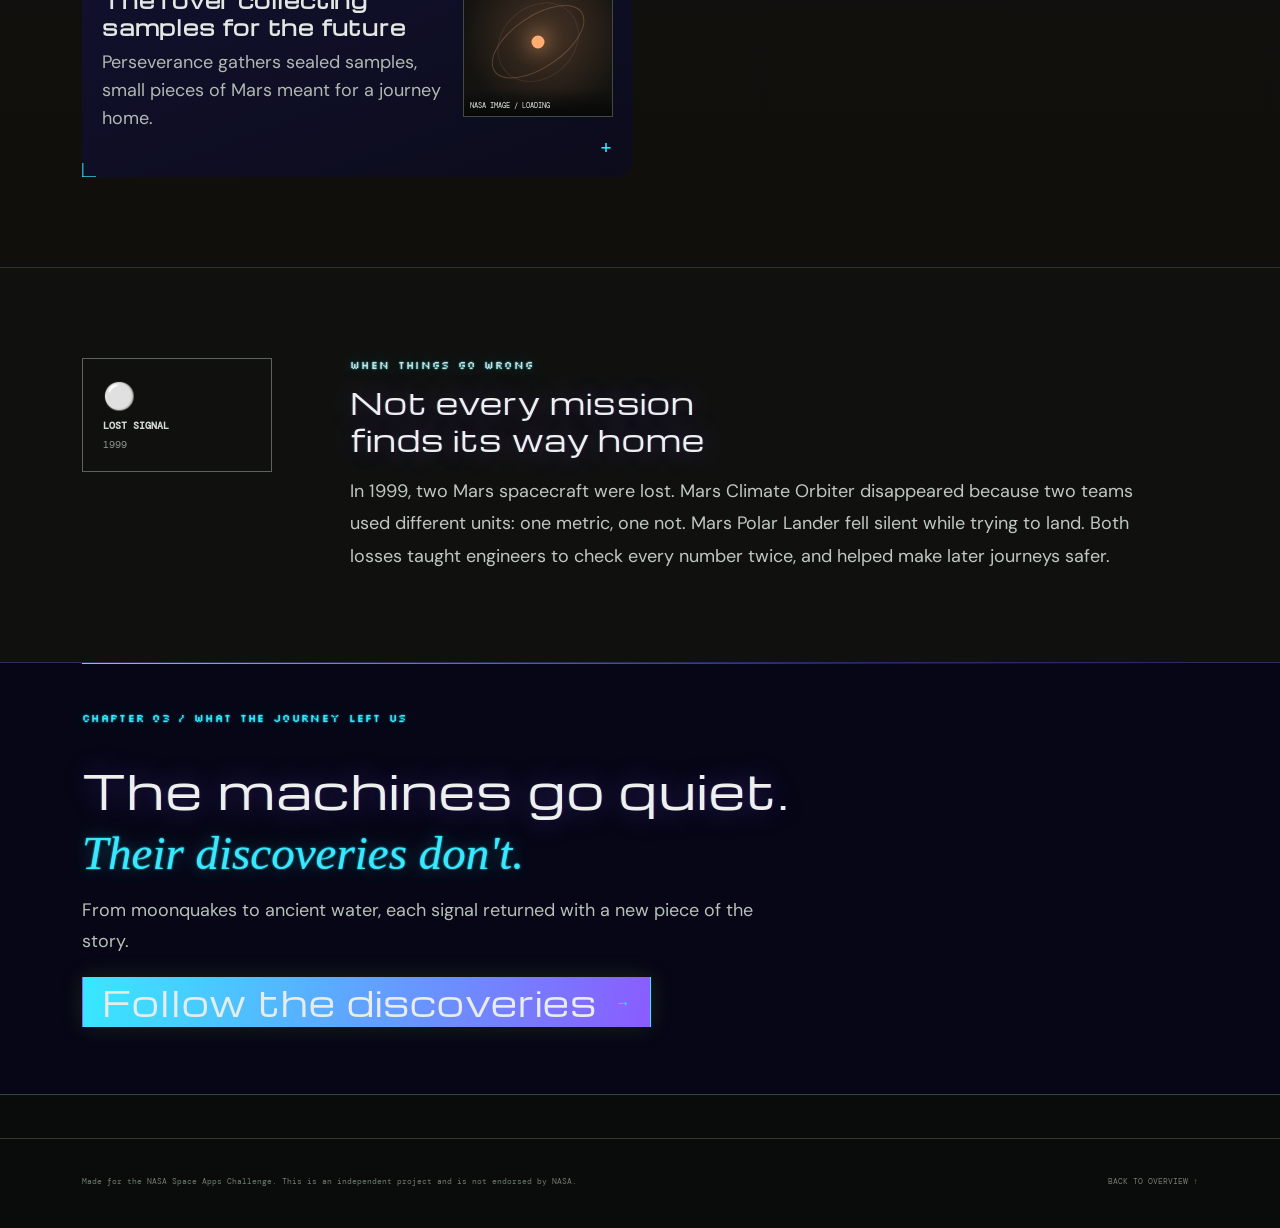
<file: mars.html>
<!DOCTYPE html>
<html lang="en"><head><meta charset="UTF-8"><meta name="viewport" content="width=device-width, initial-scale=1"><meta name="theme-color" content="#080a09"><meta name="description" content="Nine stories about NASA robots left on Mars and what they discovered."><title>Mars | Lembranza</title><link rel="preconnect" href="https://fonts.googleapis.com"><link rel="preconnect" href="https://fonts.gstatic.com" crossorigin><link href="https://fonts.googleapis.com/css2?family=DM+Mono:wght@400;500&family=DM+Sans:wght@400;500;600;700&family=Orbitron:wght@400;500;600;700&display=swap" rel="stylesheet"><link rel="stylesheet" href="portfolio.css"><script src="archive.js" defer></script>  <link rel="stylesheet" href="retro-cosmos.css">
  <script src="retro-cosmos.js" defer></script>
</head>
<body><canvas class="cosmos" id="cosmos" aria-hidden="true"></canvas><div class="scanlines" aria-hidden="true"></div><header class="site-header"><a class="brand" href="home.html" aria-label="Abandoned. Not Forgotten. home"><span class="brand-mark">A<span>•</span>N</span><span class="brand-name">ABANDONED<span> / NOT FORGOTTEN</span></span></a><button class="nav-toggle" type="button" aria-expanded="false" aria-controls="primary-nav" aria-label="Open navigation"><span></span><span></span></button><nav class="primary-nav" id="primary-nav" aria-label="Main navigation"><a data-page="home.html" href="home.html">Overview</a><a data-page="moon.html" href="moon.html">The Moon</a><a class="active" data-page="mars.html" href="mars.html">Mars</a><a data-page="discoveries.html" href="discoveries.html">Discoveries</a><a data-page="learn.html" href="learn.html">Field guide</a><a data-page="games.html" href="games.html">Mission games</a><a data-page="effects.html" href="effects.html">Effects lab</a></nav><span class="header-signal"><i></i> MARTIAN ARCHIVE</span></header>
<main><section class="world-section mars-section page-world"><div class="world-banner reveal"><div class="world-symbol mars-symbol" aria-hidden="true"></div><div><p class="eyebrow">WORLD 02 / 225M KM AVG. DISTANCE</p><h1>Mars: <em>Robots in the Dust</em></h1><p>Mars lies farther away beneath a thin, dusty sky. No human has walked there; every mark in this archive was made by a machine. Some explorers lasted months. Others outlived their plans by years. Two are still at work.</p></div><span class="world-code">ARES<br>02</span></div><div class="story-grid" id="mars-stories"></div></section><section class="section-wrap failure-section"><div class="failure-marker"><span>⚪</span><b>LOST SIGNAL</b><i>1999</i></div><div><p class="eyebrow">WHEN THINGS GO WRONG</p><h2>Not every mission<br>finds its way home</h2><p>In 1999, two Mars spacecraft were lost. Mars Climate Orbiter disappeared because two teams used different units: one metric, one not. Mars Polar Lander fell silent while trying to land. Both losses taught engineers to check every number twice, and helped make later journeys safer.</p></div></section><section class="section-wrap page-next story-handoff"><p class="eyebrow">CHAPTER 03 / WHAT THE JOURNEY LEFT US</p><h2>The machines go quiet.<br><em>Their discoveries don't.</em></h2><p>From moonquakes to ancient water, each signal returned with a new piece of the story.</p><a class="button button-primary" href="discoveries.html">Follow the discoveries <span>→</span></a></section></main>
<footer class="site-footer"><div class="section-wrap footer-bottom"><span>Made for the NASA Space Apps Challenge. This is an independent project and is not endorsed by NASA.</span><a href="home.html">BACK TO OVERVIEW ↑</a></div></footer></body></html>
</file>
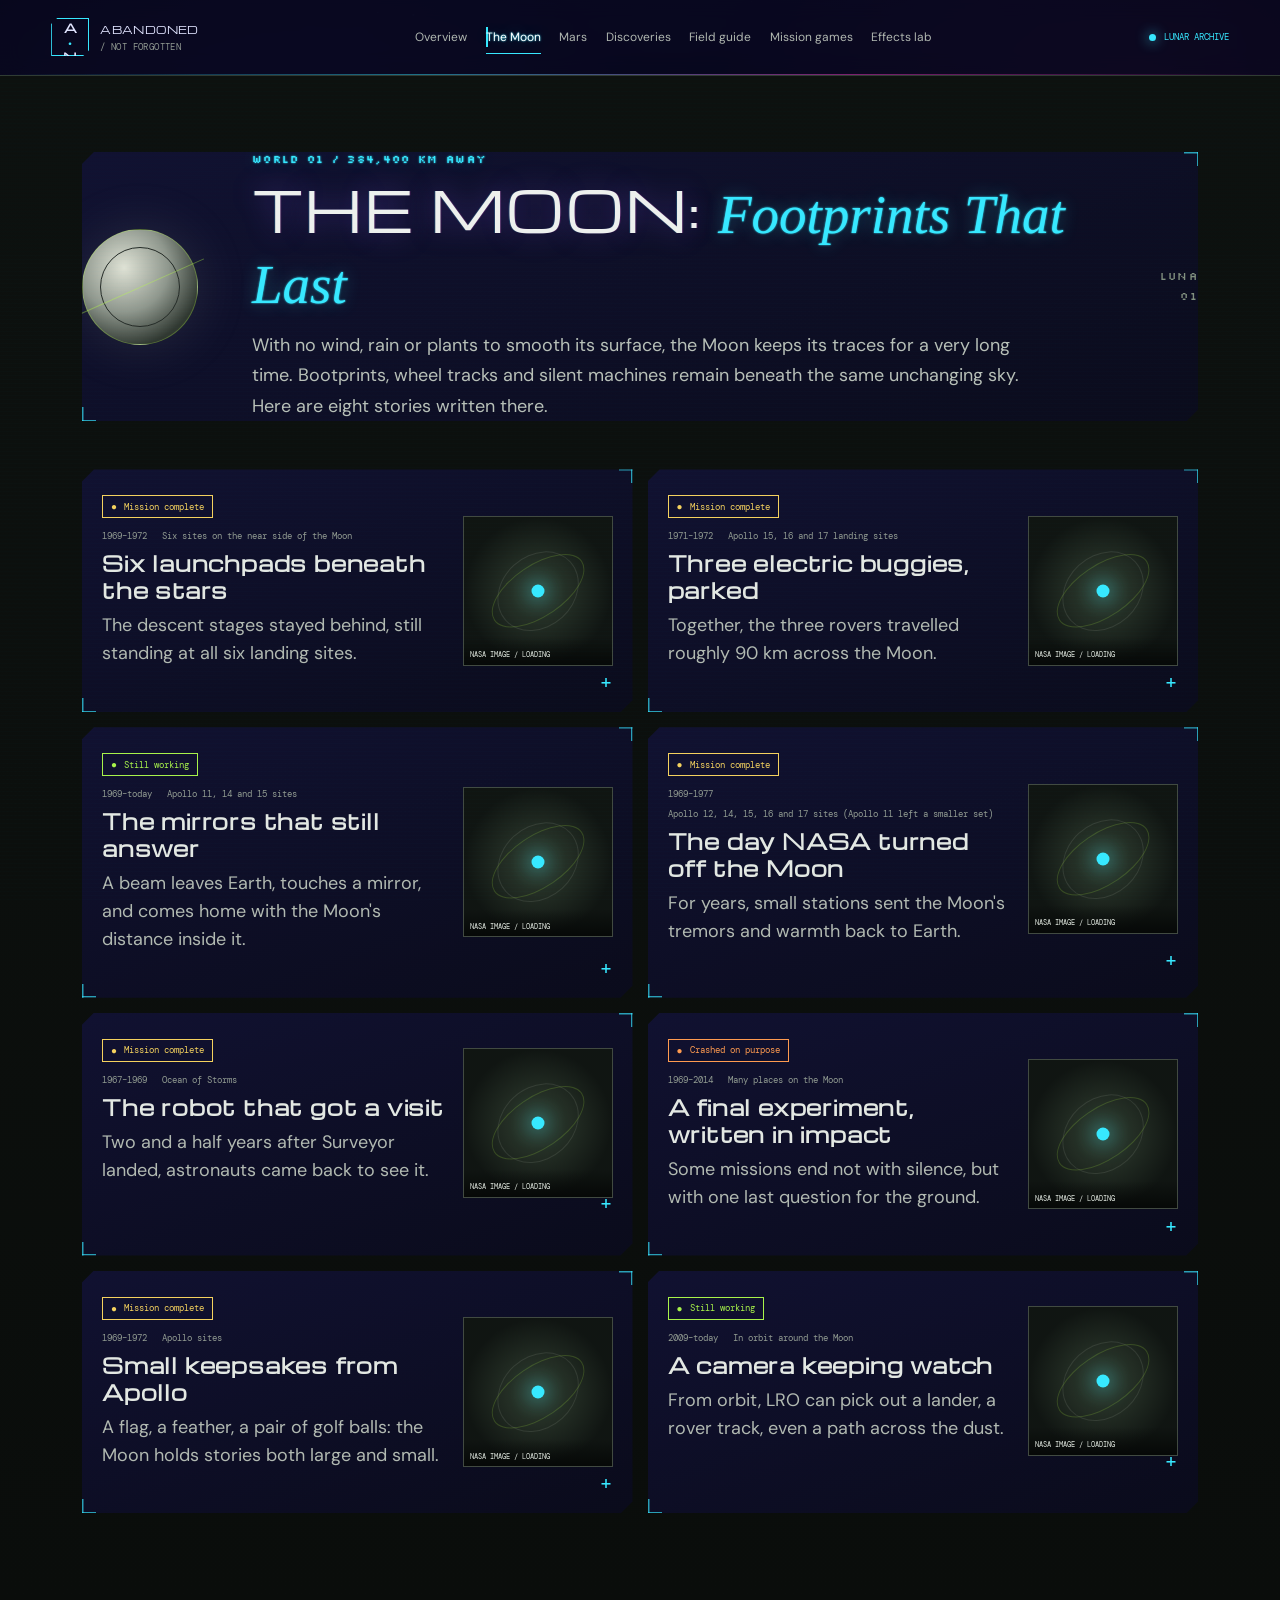
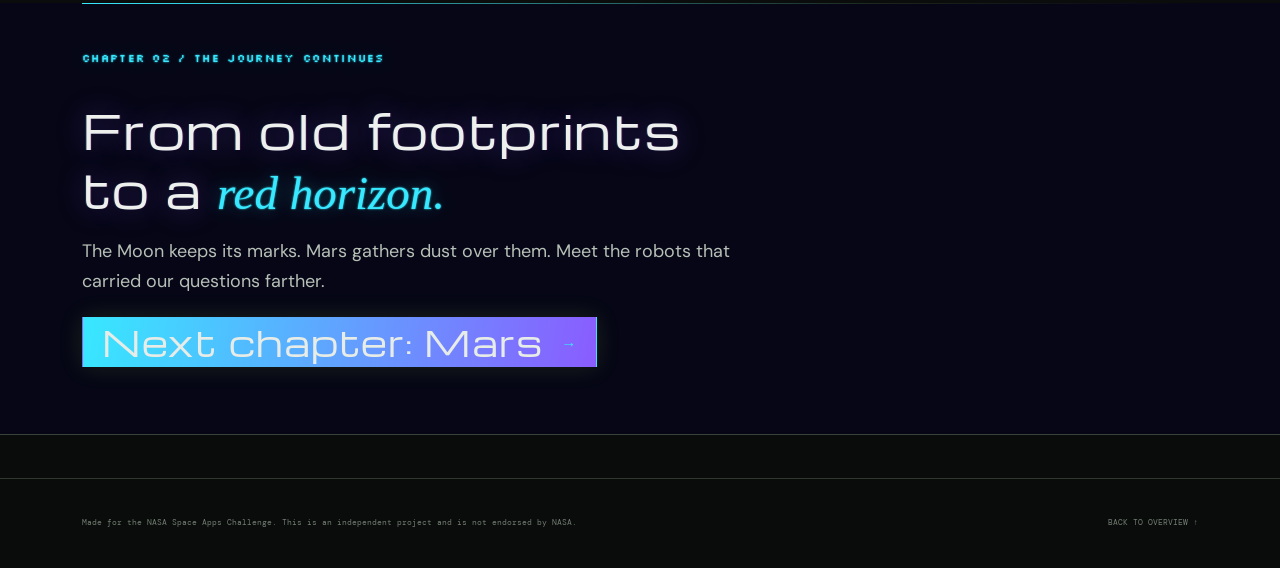
<file: moon.html>
<!DOCTYPE html>
<html lang="en"><head><meta charset="UTF-8"><meta name="viewport" content="width=device-width, initial-scale=1"><meta name="theme-color" content="#080a09"><meta name="description" content="Eight stories about hardware left on the Moon and the science it made possible."><title>The Moon | Lembranza</title><link rel="preconnect" href="https://fonts.googleapis.com"><link rel="preconnect" href="https://fonts.gstatic.com" crossorigin><link href="https://fonts.googleapis.com/css2?family=DM+Mono:wght@400;500&family=DM+Sans:wght@400;500;600;700&family=Orbitron:wght@400;500;600;700&display=swap" rel="stylesheet"><link rel="stylesheet" href="portfolio.css"><script src="archive.js" defer></script>  <link rel="stylesheet" href="retro-cosmos.css">
  <script src="retro-cosmos.js" defer></script>
</head>
<body><canvas class="cosmos" id="cosmos" aria-hidden="true"></canvas><div class="scanlines" aria-hidden="true"></div><header class="site-header"><a class="brand" href="home.html" aria-label="Abandoned. Not Forgotten. home"><span class="brand-mark">A<span>•</span>N</span><span class="brand-name">ABANDONED<span> / NOT FORGOTTEN</span></span></a><button class="nav-toggle" type="button" aria-expanded="false" aria-controls="primary-nav" aria-label="Open navigation"><span></span><span></span></button><nav class="primary-nav" id="primary-nav" aria-label="Main navigation"><a data-page="home.html" href="home.html">Overview</a><a class="active" data-page="moon.html" href="moon.html">The Moon</a><a data-page="mars.html" href="mars.html">Mars</a><a data-page="discoveries.html" href="discoveries.html">Discoveries</a><a data-page="learn.html" href="learn.html">Field guide</a><a data-page="games.html" href="games.html">Mission games</a><a data-page="effects.html" href="effects.html">Effects lab</a></nav><span class="header-signal"><i></i> LUNAR ARCHIVE</span></header>
<main><section class="world-section moon-section page-world"><div class="world-banner reveal"><div class="world-symbol moon-symbol" aria-hidden="true"></div><div><p class="eyebrow">WORLD 01 / 384,400 KM AWAY</p><h1>The Moon: <em>Footprints That Last</em></h1><p>With no wind, rain or plants to smooth its surface, the Moon keeps its traces for a very long time. Bootprints, wheel tracks and silent machines remain beneath the same unchanging sky. Here are eight stories written there.</p></div><span class="world-code">LUNA<br>01</span></div><div class="story-grid" id="moon-stories"></div></section><section class="section-wrap page-next story-handoff"><p class="eyebrow">CHAPTER 02 / THE JOURNEY CONTINUES</p><h2>From old footprints<br>to a <em>red horizon.</em></h2><p>The Moon keeps its marks. Mars gathers dust over them. Meet the robots that carried our questions farther.</p><a class="button button-primary" href="mars.html">Next chapter: Mars <span>→</span></a></section></main>
<footer class="site-footer"><div class="section-wrap footer-bottom"><span>Made for the NASA Space Apps Challenge. This is an independent project and is not endorsed by NASA.</span><a href="home.html">BACK TO OVERVIEW ↑</a></div></footer></body></html>
</file>
<file: portfolio.css>
:root {
  color-scheme: dark;
  --black: #080a09;
  --panel: #0d100e;
  --silver: #d8ddd8;
  --muted: #858c86;
  --line: #252b27;
  --green: #b4ff3b;
  --green-soft: #739b37;
  --mono: "DM Mono", monospace;
  --sans: "DM Sans", sans-serif;
  --display: "Orbitron", sans-serif;
}

* { box-sizing: border-box; }
html { scroll-behavior: smooth; scroll-padding-top: 24px; }
body { margin: 0; background: var(--black); color: var(--silver); font-family: var(--sans); font-size: 14px; -webkit-font-smoothing: antialiased; }
body::before { position: fixed; z-index: -1; inset: 0; content: ""; opacity: .16; background-image: radial-gradient(#6c7b6e 0.55px, transparent 0.55px); background-size: 5px 5px; pointer-events: none; }
a { color: inherit; text-decoration: none; }
button { color: inherit; font: inherit; }
.scanlines { position: fixed; z-index: 20; inset: 0; opacity: .12; pointer-events: none; background: repeating-linear-gradient(to bottom, transparent 0 3px, #000 4px); }
.sidebar { position: fixed; z-index: 30; top: 0; bottom: 0; left: 0; display: flex; width: 230px; flex-direction: column; padding: 31px 24px 25px; border-right: 1px solid var(--line); background: rgba(8, 10, 9, .96); }
.brand { display: inline-flex; align-items: center; gap: 10px; width: fit-content; }
.brand-mark { display: grid; width: 31px; height: 31px; place-items: center; border: 1px solid var(--green); color: var(--green); font: 600 13px var(--display); }
.brand-mark span { color: var(--silver); font-size: 9px; }
.brand-name { font: 500 10px var(--display); letter-spacing: .04em; }
.brand-name span { color: var(--muted); font-size: 8px; }
.side-label { display: flex; justify-content: space-between; margin: 69px 0 15px; color: var(--muted); font: 10px var(--mono); }
.side-label span { color: #59615a; }
.side-nav { display: grid; gap: 4px; }
.nav-link { display: flex; min-height: 39px; align-items: center; gap: 12px; padding: 0 8px; color: #969c97; font-size: 12px; transition: color .2s, background .2s; }
.nav-link:hover, .nav-link.active { color: var(--silver); background: #111612; }
.nav-link.active { box-shadow: inset 2px 0 var(--green); }
.nav-index { color: var(--green-soft); font: 10px var(--mono); }
.sidebar-bottom { display: grid; gap: 23px; margin-top: auto; }
.signal { display: flex; align-items: center; gap: 9px; color: var(--green); font: 9px var(--mono); }
.signal-dot { width: 6px; height: 6px; flex: 0 0 auto; border-radius: 50%; background: var(--green); box-shadow: 0 0 12px #b4ff3b; }
.side-coordinate { color: #606761; font: 9px/1.8 var(--mono); }
.side-mail { display: flex; justify-content: space-between; padding-top: 14px; border-top: 1px solid var(--line); color: #aeb5af; font: 9px var(--mono); }
.side-mail span, .text-link span { color: var(--green); }
.page-shell { max-width: 1600px; margin-left: 230px; }
.topline { position: relative; z-index: 1; display: flex; min-height: 57px; align-items: center; justify-content: space-between; padding: 0 6.4%; border-bottom: 1px solid var(--line); color: #828982; font: 9px var(--mono); letter-spacing: .06em; }
.topline i { padding: 0 7px; color: var(--green); font-style: normal; }
.topline-date { display: flex; align-items: center; gap: 9px; font-size: 8px; }
.topline-date .signal-dot { width: 5px; height: 5px; }
.section-pad { padding-right: 6.4%; padding-left: 6.4%; }
.hero { position: relative; display: grid; min-height: 660px; grid-template-columns: 1.05fr .95fr; align-items: center; gap: 4%; padding-top: 56px; padding-bottom: 87px; overflow: hidden; }
.hero-copy { position: relative; z-index: 2; padding-bottom: 20px; }
.eyebrow { margin: 0 0 23px; color: var(--green); font: 10px var(--mono); letter-spacing: .09em; }
.spark { margin-right: 8px; font-size: 13px; text-shadow: 0 0 12px var(--green); }
h1, h2, h3, p { margin-top: 0; }
h1 { margin-bottom: 20px; font: 500 clamp(44px, 6.5vw, 85px)/1.03 var(--display); letter-spacing: -.035em; }
h1 em, h2 em { color: var(--green); font-family: Georgia, serif; font-weight: 400; }
.title-build { color: #a6ada7; }
.title-period { color: var(--green); }
.hero-intro { max-width: 410px; margin-bottom: 26px; color: #a0a69f; font-size: 15px; line-height: 1.8; }
.hero-actions { display: flex; align-items: center; gap: 25px; }
.button { display: inline-flex; min-height: 43px; align-items: center; justify-content: center; gap: 20px; padding: 0 16px; font: 10px var(--mono); letter-spacing: .05em; }
.button-primary { border: 1px solid var(--green); background: var(--green); color: #11160b; transition: box-shadow .2s, transform .2s; }
.button-primary:hover { transform: translateY(-2px); box-shadow: 0 0 21px #b4ff3b3d; }
.button-primary span { font-size: 15px; }
.text-link { color: #c4c9c4; font: 9px var(--mono); letter-spacing: .04em; }
.text-link span { margin-left: 6px; font-size: 13px; }
.hero-index { position: absolute; bottom: -43px; left: 0; display: flex; align-items: center; gap: 10px; color: #707771; font: 8px var(--mono); }
.scroll-line { width: 58px; height: 1px; background: linear-gradient(90deg, var(--green), transparent); }
.hero-visual { position: relative; min-width: 0; height: min(440px, 37vw); min-height: 330px; border: 1px solid #454d47; background: #171b18; overflow: hidden; }
.hero-image { position: absolute; inset: 0; background-image: linear-gradient(90deg, #080a0933, #080a0950), url("media/images/ice6.JPG"); background-size: cover; background-position: center; filter: grayscale(1) contrast(1.1) brightness(.65); transform: scale(1.02); }
.hero-visual::after { position: absolute; inset: 0; content: ""; background: linear-gradient(145deg, transparent 22%, #b4ff3b10 60%, #080a09a6); }
.hero-visual-grid { position: absolute; inset: 0; z-index: 1; opacity: .45; background: linear-gradient(90deg, transparent 49.8%, #c4d3c21e 50%, transparent 50.2%), linear-gradient(transparent 49.8%, #c4d3c21e 50%, transparent 50.2%); background-size: 52px 52px; }
.frame-corner { position: absolute; z-index: 2; width: 25px; height: 25px; border-color: var(--green); border-style: solid; }
.corner-tl { top: 13px; left: 13px; border-width: 1px 0 0 1px; }
.corner-br { right: 13px; bottom: 13px; border-width: 0 1px 1px 0; }
.visual-label { position: absolute; z-index: 2; right: 20px; bottom: 20px; left: 20px; display: flex; justify-content: space-between; color: #c0c8bf; font: 8px var(--mono); letter-spacing: .06em; }
.visual-label span:first-child { color: var(--green); }
.visual-crosshair { position: absolute; z-index: 2; top: 48%; left: 52%; color: var(--green); font-size: 30px; text-shadow: 0 0 22px var(--green); animation: rotate 18s linear infinite; }
.visual-stamp { position: absolute; z-index: 2; top: 22%; right: 14%; display: grid; width: 81px; height: 81px; place-content: center; border: 1px solid #b4ff3b91; border-radius: 50%; color: var(--green); font: 9px/1.5 var(--mono); text-align: center; transform: rotate(12deg); }
.hero-footnote { position: absolute; right: 6.4%; bottom: 28px; left: 6.4%; display: flex; justify-content: space-between; color: #69716a; font: 8px var(--mono); letter-spacing: .06em; }
.hero-footnote span:last-child { color: var(--green); font-size: 13px; }
.signal-strip { display: flex; min-height: 51px; align-items: center; justify-content: space-around; gap: 15px; padding: 0 4%; border-top: 1px solid var(--line); border-bottom: 1px solid var(--line); background: #0c0f0c; color: #b4b9b4; font: 8px var(--mono); letter-spacing: .08em; white-space: nowrap; }
.strip-star { color: var(--green); text-shadow: 0 0 12px #b4ff3b66; }
.section { padding-top: 111px; padding-bottom: 111px; }
.section-heading { display: flex; align-items: end; justify-content: space-between; gap: 25px; margin-bottom: 41px; }
.section-heading .eyebrow { margin-bottom: 14px; }
h2 { margin-bottom: 0; color: #e3e7e3; font: 500 clamp(31px, 4.2vw, 52px)/1.1 var(--display); letter-spacing: -.04em; }
.section-aside { margin: 0 0 5px; color: #818981; font: 11px/1.8 var(--mono); text-align: right; }
.filter-row { display: flex; min-height: 47px; align-items: center; gap: 8px; border-top: 1px solid var(--line); border-bottom: 1px solid var(--line); }
.filter-label { margin-right: auto; color: #6d756e; font: 9px var(--mono); }
.filter-button { min-height: 27px; padding: 0 10px; border: 1px solid transparent; background: transparent; color: #909790; cursor: pointer; font: 9px var(--mono); transition: color .2s, border .2s; }
.filter-button span { margin-left: 4px; color: #687168; font-size: 8px; }
.filter-button:hover, .filter-button.active { border-color: #424a42; color: var(--green); }
.timeline-list { position: relative; margin-top: 15px; }
.timeline-list::before { position: absolute; top: 25px; bottom: 25px; left: calc(23% + 20px); width: 1px; content: ""; background: linear-gradient(var(--green-soft), #273028 75%, transparent); }
.timeline-entry { position: relative; display: grid; min-height: 144px; grid-template-columns: 23% 42px 1fr 35px; align-items: start; padding: 23px 0; border-bottom: 1px solid var(--line); animation: appear .3s ease both; }
.timeline-entry[hidden] { display: none; }
.timeline-year { padding-top: 4px; color: #b9c0b9; font: 11px var(--mono); }
.timeline-year i { color: #677068; font-style: normal; }
.timeline-node { position: relative; z-index: 1; width: 9px; height: 9px; margin: 5px 0 0 16px; border: 1px solid var(--green); border-radius: 50%; background: var(--black); box-shadow: 0 0 10px #b4ff3b40; }
.timeline-entry:last-child .timeline-node { background: var(--green); box-shadow: 0 0 13px var(--green); }
.timeline-content { padding-left: 5px; }
.entry-meta { display: flex; flex-wrap: wrap; justify-content: space-between; gap: 8px; margin-bottom: 11px; color: #808981; font: 8px var(--mono); letter-spacing: .04em; }
.entry-meta span:last-child { color: #a4ad9f; }
.timeline-content h3 { margin-bottom: 5px; color: #dfe4df; font-size: 17px; font-weight: 500; }
.timeline-content p { max-width: 520px; margin-bottom: 13px; color: #899189; font-size: 12px; line-height: 1.65; }
.tag-row { display: flex; flex-wrap: wrap; gap: 6px; }
.tag-row span { padding: 5px 7px; border: 1px solid #303831; color: #a3aca2; font: 8px var(--mono); }
.entry-mark { color: #586159; font: 10px var(--mono); text-align: right; }
.filter-empty { padding: 24px; color: var(--muted); font: 12px var(--mono); text-align: center; }
.work-section { padding-top: 87px; padding-bottom: 105px; border-top: 1px solid var(--line); background: linear-gradient(180deg, #0c0f0c, #080a09 90%); }
.project-grid { display: grid; grid-template-columns: 1.16fr 1fr 1fr; gap: 16px; }
.project-card { min-width: 0; border: 1px solid #292f2b; background: #0b0e0c; transition: border-color .25s, transform .25s; }
.project-card:hover { transform: translateY(-4px); border-color: #657550; }
.project-art { position: relative; height: 210px; overflow: hidden; background-color: #111713; }
.art-circuit { background-image: radial-gradient(ellipse at 50% 50%, #30452b 0, #162219 24%, #0b100d 70%); }
.circuit-label, .circuit-coordinate, .art-side-label { position: absolute; z-index: 2; color: #a5b19d; font: 8px var(--mono); letter-spacing: .07em; }
.circuit-label { top: 15px; left: 17px; }
.circuit-coordinate { right: 15px; bottom: 15px; }
.circuit-orbit { position: absolute; top: 50%; left: 50%; border: 1px solid #9ddd4b55; border-radius: 50%; transform: translate(-50%, -50%) rotate(-26deg); }
.orbit-one { width: 165px; height: 76px; }
.orbit-two { width: 128px; height: 130px; border-color: #a9ca8b44; transform: translate(-50%, -50%) rotate(38deg); }
.circuit-core { position: absolute; top: 50%; left: 50%; color: var(--green); font-size: 35px; text-shadow: 0 0 25px var(--green); transform: translate(-50%, -50%); }
.art-number { position: absolute; top: 14px; right: 15px; color: #909890; font: 9px var(--mono); }
.art-grid { display: grid; place-items: center; background-color: #111513; background-image: linear-gradient(#60705f17 1px, transparent 1px), linear-gradient(90deg, #60705f17 1px, transparent 1px); background-size: 18px 18px; }
.grid-figure { position: relative; display: grid; width: 105px; height: 105px; place-items: center; border: 1px solid #8dba576e; color: var(--green); font: 12px/1.3 var(--mono); text-align: center; transform: rotate(45deg); box-shadow: 0 0 32px #b4ff3b12; }
.grid-figure span { transform: rotate(-45deg); }
.grid-figure i { position: absolute; right: -8px; bottom: 13px; width: 16px; height: 16px; border: 1px solid var(--green); border-radius: 50%; background: var(--panel); }
.art-grid .art-side-label { right: 12px; bottom: 14px; writing-mode: vertical-rl; }
.art-wave { display: grid; place-items: center; background: radial-gradient(ellipse, #233221, #111612 65%); }
.wave-graphic { display: flex; height: 98px; align-items: center; gap: 7px; }
.wave-graphic span { width: 2px; height: calc(22px + (var(--i, 1) * 1px)); background: var(--green); box-shadow: 0 0 9px #b4ff3b80; transform: scaleY(var(--wave, 1)); }
.wave-graphic span:nth-child(1), .wave-graphic span:nth-child(7) { height: 22px; }
.wave-graphic span:nth-child(2), .wave-graphic span:nth-child(6) { height: 48px; }
.wave-graphic span:nth-child(3), .wave-graphic span:nth-child(5) { height: 77px; }
.wave-graphic span:nth-child(4) { height: 98px; }
.art-wave .art-side-label { right: 14px; bottom: 14px; }
.project-info { padding: 18px 17px 14px; }
.project-meta { display: flex; justify-content: space-between; gap: 8px; margin-bottom: 12px; color: #899187; font: 8px var(--mono); }
.project-meta span:first-child { color: var(--green-soft); }
.project-info h3 { margin-bottom: 9px; color: #e1e6e1; font-size: 16px; font-weight: 500; }
.project-info p { min-height: 58px; margin-bottom: 15px; color: #899189; font-size: 11px; line-height: 1.7; }
.project-footer { display: flex; justify-content: space-between; align-items: center; padding-top: 12px; border-top: 1px solid var(--line); color: #858d85; font: 8px var(--mono); }
.project-footer a { color: var(--green); font-size: 14px; }
.learning-section { padding-top: 104px; padding-bottom: 110px; }
.learning-layout { display: grid; grid-template-columns: .75fr 1.6fr; gap: 6%; }
.learning-note { position: relative; min-height: 254px; padding: 23px; border: 1px solid #354032; background: linear-gradient(145deg, #111711, #0c100d); overflow: hidden; }
.note-star { color: var(--green); font-size: 22px; text-shadow: 0 0 17px var(--green); }
.learning-note p { position: relative; z-index: 1; max-width: 240px; margin: 24px 0 22px; color: #d2d9d0; font: italic 22px/1.4 Georgia, serif; }
.note-caption { position: relative; z-index: 1; color: #84917e; font: 8px var(--mono); }
.note-lines { position: absolute; right: -10px; bottom: -51px; width: 190px; height: 140px; border: 1px solid #8dba572b; border-radius: 50%; box-shadow: 0 0 0 14px #8dba5710, 0 0 0 28px #8dba5708; transform: rotate(-25deg); }
.ledger-head, .ledger-row, .ledger-foot { display: grid; grid-template-columns: 1fr 100px 100px; align-items: center; gap: 12px; }
.ledger-head { min-height: 37px; border-bottom: 1px solid #424a42; color: #7d887c; font: 8px var(--mono); }
.ledger-head span:last-child { text-align: right; }
.ledger-row { min-height: 61px; border-bottom: 1px solid var(--line); color: #909890; font: 9px var(--mono); }
.ledger-row > span:first-child { display: grid; grid-template-columns: 25px 1fr; align-items: baseline; }
.ledger-row i { grid-row: span 2; color: var(--green-soft); font-style: normal; }
.ledger-row b { overflow: hidden; color: #d0d6d0; font: 500 11px var(--sans); text-overflow: ellipsis; white-space: nowrap; }
.ledger-row small { grid-column: 2; margin-top: 4px; color: #737c73; font: 8px var(--mono); }
.ledger-row > span:last-child { text-align: right; font-size: 8px; }
.ledger-row .status-current { color: var(--green); }
.ledger-foot { min-height: 38px; grid-template-columns: 1fr 1fr; color: #687168; font: 8px var(--mono); }
.ledger-foot span:last-child { color: #a8b1a4; text-align: right; }
.ledger-foot i { color: var(--green); font-style: normal; }
.field-section { padding-top: 93px; padding-bottom: 105px; border-top: 1px solid var(--line); background: #0c0f0c; }
.field-grid { display: grid; grid-template-columns: 1fr 1fr; border-top: 1px solid #303731; border-left: 1px solid #303731; }
.field-item { position: relative; display: grid; min-height: 146px; grid-template-columns: 40px 1fr 16px; gap: 13px; padding: 22px 20px; border-right: 1px solid #303731; border-bottom: 1px solid #303731; transition: background .2s; }
.field-item:hover { background: #111711; }
.field-icon { color: var(--green); font-size: 18px; text-shadow: 0 0 13px #b4ff3b66; }
.field-type { color: #83917d; font: 8px var(--mono); }
.field-item h3 { margin: 9px 0 6px; color: #d5dbd5; font-size: 14px; font-weight: 500; }
.field-item p { max-width: 320px; margin: 0; color: #838c83; font-size: 11px; line-height: 1.65; }
.field-arrow { color: #7b8b70; font: 14px var(--mono); }
.recognition-section { padding-top: 108px; padding-bottom: 116px; }
.award-count { padding-bottom: 5px; color: #828b82; font: 8px var(--mono); }
.award-count b { margin-right: 7px; color: var(--green); font-size: 15px; font-weight: 400; }
.recognition-list { border-top: 1px solid #394139; }
.recognition-list article { display: grid; min-height: 88px; grid-template-columns: 75px 40px 1fr 95px 20px; align-items: center; gap: 13px; border-bottom: 1px solid var(--line); }
.award-year { color: #97a092; font: 10px var(--mono); }
.award-symbol { color: var(--green); font-size: 18px; text-shadow: 0 0 14px #b4ff3b55; }
.recognition-list h3 { margin: 0 0 4px; color: #d7ddd7; font-size: 13px; font-weight: 500; }
.recognition-list p { margin: 0; color: #7e877e; font-size: 10px; }
.award-type { color: #899383; font: 8px var(--mono); text-align: right; }
.award-arrow { color: #9db77f; text-align: right; }
.contact-section { position: relative; min-height: 459px; padding-top: 89px; padding-bottom: 0; border-top: 1px solid var(--line); background: radial-gradient(ellipse at 78% 46%, #29392030, transparent 35%), #0b0e0c; overflow: hidden; }
.contact-section .eyebrow { margin-bottom: 20px; }
.contact-section h2 { position: relative; z-index: 1; font-size: clamp(42px, 6vw, 72px); }
.contact-copy { max-width: 340px; margin: 17px 0 19px; color: #919990; font-size: 13px; line-height: 1.7; }
.contact-button { min-width: 140px; }
.contact-orbit { position: absolute; top: 75px; right: 15%; display: grid; width: 210px; height: 210px; place-items: center; border: 1px solid #728d5852; border-radius: 50%; color: var(--green); font-size: 42px; box-shadow: 0 0 55px #b4ff3b0c, inset 0 0 55px #b4ff3b0c; }
.contact-orbit::before, .contact-orbit::after { position: absolute; inset: 15px; border: 1px solid #728d5838; border-radius: 50%; content: ""; }
.contact-orbit::after { inset: 34px; border-style: dashed; }
.contact-orbit i, .contact-orbit b { position: absolute; top: 35px; right: 32px; width: 6px; height: 6px; border-radius: 50%; background: var(--green); box-shadow: 0 0 12px var(--green); }
.contact-orbit b { top: auto; right: auto; bottom: 37px; left: 28px; width: 4px; height: 4px; }
.footer-bottom { display: flex; min-height: 65px; align-items: center; justify-content: space-between; gap: 15px; margin-top: 64px; border-top: 1px solid #303630; }
.footer-bottom > span, .footer-bottom > a:last-child { color: #737c73; font: 8px var(--mono); }
.footer-bottom > span i { padding-left: 6px; color: var(--green); font-style: normal; }
.mobile-bar { display: none; }

@keyframes rotate { to { transform: rotate(360deg); } }
@keyframes appear { from { opacity: 0; transform: translateY(7px); } to { opacity: 1; transform: translateY(0); } }

@media (min-width: 1600px) {
  .page-shell { margin-right: auto; }
  .hero { min-height: 740px; }
}

@media (max-width: 1120px) {
  .sidebar { width: 195px; padding-right: 16px; padding-left: 16px; }
  .page-shell { margin-left: 195px; }
  .hero { min-height: 590px; grid-template-columns: 1fr .9fr; }
  .hero-visual { height: 370px; min-height: 300px; }
  .project-grid { grid-template-columns: 1fr 1fr; }
  .project-card:first-child { grid-column: span 2; display: grid; grid-template-columns: 1fr 1fr; }
  .project-card:first-child .project-art { height: 100%; min-height: 245px; }
}

@media (max-width: 760px) {
  .sidebar { top: 57px; right: 0; bottom: auto; left: 0; display: none; width: auto; padding: 12px 20px 20px; border-right: 0; border-bottom: 1px solid var(--line); }
  .sidebar.is-open { display: block; }
  .sidebar > .brand, .sidebar > .side-label, .sidebar-bottom { display: none; }
  .side-nav { grid-template-columns: 1fr 1fr; }
  .nav-link { min-height: 38px; }
  .page-shell { margin-left: 0; }
  .mobile-bar { position: sticky; z-index: 31; top: 0; display: flex; height: 57px; align-items: center; justify-content: space-between; padding: 0 20px; border-bottom: 1px solid var(--line); background: #080a09ed; }
  .menu-toggle { display: grid; width: 38px; height: 38px; align-content: center; justify-items: center; gap: 5px; border: 1px solid #343c35; background: transparent; cursor: pointer; }
  .menu-toggle span { width: 15px; height: 1px; background: var(--green); transition: transform .2s; }
  .menu-toggle[aria-expanded="true"] span:first-child { transform: translateY(3px) rotate(45deg); }
  .menu-toggle[aria-expanded="true"] span:last-child { transform: translateY(-3px) rotate(-45deg); }
  .topline { min-height: 43px; padding: 0 20px; font-size: 8px; }
  .topline-date { display: none; }
  .section-pad { padding-right: 20px; padding-left: 20px; }
  .hero { min-height: auto; grid-template-columns: 1fr; gap: 30px; padding-top: 66px; padding-bottom: 76px; }
  h1 { font-size: clamp(47px, 12vw, 76px); }
  .hero-intro { max-width: 490px; font-size: 14px; }
  .hero-visual { width: 100%; height: min(70vw, 390px); min-height: 250px; }
  .hero-index { display: none; }
  .hero-footnote { right: 20px; bottom: 23px; left: 20px; font-size: 7px; }
  .hero-footnote span:nth-child(2) { display: none; }
  .signal-strip { justify-content: flex-start; overflow: hidden; padding: 0 20px; font-size: 7px; }
  .signal-strip span:nth-child(n+6) { display: none; }
  .section, .learning-section, .recognition-section { padding-top: 77px; padding-bottom: 78px; }
  .section-heading { align-items: start; margin-bottom: 29px; }
  h2 { font-size: clamp(31px, 7vw, 45px); }
  .section-aside { font-size: 9px; }
  .filter-row { gap: 2px; }
  .filter-button { padding: 0 6px; font-size: 8px; }
  .filter-label { font-size: 8px; }
  .timeline-list::before { left: 76px; }
  .timeline-entry { grid-template-columns: 61px 30px 1fr 20px; min-height: 150px; padding: 20px 0; }
  .timeline-year { font-size: 9px; }
  .timeline-node { margin-left: 10px; }
  .entry-meta { font-size: 7px; }
  .timeline-content { padding-left: 3px; }
  .timeline-content h3 { font-size: 15px; }
  .timeline-content p { font-size: 11px; }
  .entry-mark { font-size: 8px; }
  .work-section, .field-section { padding-top: 76px; padding-bottom: 78px; }
  .project-grid { grid-template-columns: 1fr; gap: 13px; }
  .project-card:first-child { grid-column: auto; display: block; }
  .project-card:first-child .project-art { height: 210px; min-height: 0; }
  .project-info p { min-height: 0; }
  .learning-layout { grid-template-columns: 1fr; gap: 25px; }
  .learning-note { min-height: 200px; }
  .learning-note p { max-width: 350px; }
  .ledger-head, .ledger-row { grid-template-columns: 1fr 68px 78px; gap: 5px; }
  .ledger-head { font-size: 7px; }
  .ledger-row { font-size: 7px; }
  .ledger-row b { font-size: 10px; }
  .ledger-row small { overflow: hidden; font-size: 7px; text-overflow: ellipsis; white-space: nowrap; }
  .ledger-row > span:last-child { font-size: 7px; }
  .ledger-foot { font-size: 7px; }
  .field-grid { grid-template-columns: 1fr; }
  .field-item { min-height: 130px; padding: 20px 15px; }
  .recognition-list article { grid-template-columns: 43px 24px 1fr 18px; gap: 9px; padding: 12px 0; }
  .award-type { display: none; }
  .recognition-list h3 { font-size: 11px; }
  .recognition-list p { font-size: 9px; line-height: 1.5; }
  .award-year { font-size: 8px; }
  .award-symbol { font-size: 15px; }
  .award-count { max-width: 125px; font-size: 7px; line-height: 1.6; }
  .contact-section { min-height: 440px; padding-top: 76px; }
  .contact-orbit { top: 90px; right: -90px; width: 180px; height: 180px; opacity: .6; }
  .contact-section h2 { font-size: clamp(45px, 11vw, 65px); }
  .contact-copy { max-width: 300px; font-size: 12px; }
  .footer-bottom { flex-wrap: wrap; margin-top: 50px; padding: 12px 0; }
  .footer-bottom > span { display: none; }
  .footer-bottom > a:last-child { font-size: 7px; }
}

@media (max-width: 390px) {
  .section-heading { display: block; }
  .section-aside { margin-top: 14px; text-align: left; }
  .section-heading > .text-link { display: inline-block; margin-top: 13px; }
  .filter-label { display: none; }
  .filter-row { justify-content: space-between; }
  .filter-button { padding: 0 5px; }
  .timeline-list::before { left: 66px; }
  .timeline-entry { grid-template-columns: 51px 24px 1fr 17px; }
  .timeline-node { margin-left: 8px; }
  .entry-meta { letter-spacing: 0; }
  .entry-meta span:last-child { display: none; }
  .ledger-head, .ledger-row { grid-template-columns: 1fr 56px 68px; }
}

@media (prefers-reduced-motion: reduce) {
  *, *::before, *::after { scroll-behavior: auto !important; animation-duration: .01ms !important; animation-iteration-count: 1 !important; transition-duration: .01ms !important; }
}
:root {
  --black: #080a09;
  --black-2: #0d100f;
  --panel: #111512;
  --silver: #e1e5e1;
  --muted: #a0a8a1;
  --line: #303832;
  --green: #b8ff42;
  --green-dim: #7eaa3c;
  --working: #a8f34a;
  --complete: #f5d25e;
  --crashed: #ff9b50;
  --lost: #d3d8d3;
  --mono: "DM Mono", monospace;
  --sans: "DM Sans", sans-serif;
  --display: "Orbitron", sans-serif;
  color-scheme: dark;
}

html { scroll-padding-top: 88px; }
body { position: relative; background: #080a09; color: var(--silver); font-family: var(--sans); font-size: 17px; line-height: 1.7; overflow-x: hidden; }
body::before { z-index: -2; opacity: .12; background-size: 4px 4px; }
a { color: inherit; }
button { color: inherit; }
:focus-visible { outline: 2px solid var(--green); outline-offset: 4px; }
.cosmos { position: fixed; z-index: -1; inset: 0; width: 100%; height: 100%; pointer-events: none; }
.scanlines { z-index: 10; opacity: .055; background: repeating-linear-gradient(to bottom, transparent 0 3px, #000 4px); }
.site-header { position: sticky; z-index: 20; top: 0; display: flex; min-height: 75px; align-items: center; justify-content: space-between; gap: 24px; padding: 0 clamp(20px, 4vw, 66px); border-bottom: 1px solid #343b35; background: #080a09eF; backdrop-filter: blur(14px); }
.brand { flex: 0 0 auto; gap: 11px; }
.brand-mark { width: 38px; height: 38px; border-color: var(--green); color: var(--silver); font-size: 12px; }
.brand-mark span { color: var(--green); }
.brand-name { font: 500 10px var(--display); letter-spacing: .04em; }
.brand-name span { display: block; margin-top: 4px; color: #919a92; font: 9px var(--mono); }
.primary-nav { display: flex; align-items: center; justify-content: center; gap: clamp(10px, 1.45vw, 23px); }
.primary-nav a { position: relative; color: #b0b7b0; font-size: 12px; white-space: nowrap; transition: color .2s; }
.primary-nav a::after { position: absolute; right: 0; bottom: -7px; left: 0; height: 1px; background: var(--green); content: ""; transform: scaleX(0); transform-origin: left; transition: transform .2s; }
.primary-nav a:hover, .primary-nav a.active { color: var(--green); }
.primary-nav a:hover::after, .primary-nav a.active::after { transform: scaleX(1); }
.header-signal { display: flex; flex: 0 0 auto; align-items: center; gap: 8px; color: var(--green); font: 9px var(--mono); }
.header-signal i, .live-dot, .window-status i { width: 7px; height: 7px; border-radius: 50%; background: var(--green); box-shadow: 0 0 13px var(--green); animation: signal-pulse 2.8s ease-in-out infinite; }
.nav-toggle { display: none; }
.section-wrap { width: min(1460px, 100%); margin: 0 auto; padding-right: clamp(22px, 6.4vw, 100px); padding-left: clamp(22px, 6.4vw, 100px); }
.hero { position: relative; display: grid; min-height: min(770px, calc(100svh - 75px)); grid-template-columns: 1.05fr .95fr; align-items: center; gap: 6%; padding-top: 70px; padding-bottom: 100px; overflow: hidden; }
.hero::before { position: absolute; top: 8%; right: 8%; width: 45vw; height: 45vw; max-width: 650px; max-height: 650px; border: 1px solid #b8ff4210; border-radius: 50%; content: ""; box-shadow: 0 0 90px #b8ff4209, inset 0 0 90px #b8ff4208; pointer-events: none; }
.hero-copy { z-index: 1; max-width: 670px; padding: 0; }
.eyebrow { margin: 0 0 22px; color: var(--green); font: 10px var(--mono); letter-spacing: .09em; }
.live-dot { display: inline-block; width: 6px; height: 6px; margin-right: 8px; vertical-align: 1px; }
.hero h1 { margin: 0 0 27px; color: #f0f2ef; font: 500 clamp(48px, 6.6vw, 91px)/1.05 var(--display); letter-spacing: -.025em; }
h1 em, h2 em, .compare-takeaway em { color: var(--green); font-family: Georgia, serif; font-weight: 400; }
.hero-intro { max-width: 590px; margin: 0 0 29px; color: #c1c8c1; font-size: 18px; line-height: 1.75; }
.hero-actions { display: flex; flex-wrap: wrap; gap: 12px; }
.button { display: inline-flex; min-height: 50px; align-items: center; justify-content: center; gap: 22px; padding: 0 19px; font: 11px var(--mono); letter-spacing: .03em; }
.button-primary { border: 1px solid var(--green); background: var(--green); color: #10150a; box-shadow: 0 0 25px #b8ff4220; }
.button-primary:hover { transform: translateY(-2px); box-shadow: 0 0 28px #b8ff4255; }
.button-outline { border: 1px solid #727c72; background: #0b0e0c80; color: var(--silver); transition: border-color .2s, color .2s; }
.button-outline:hover { border-color: var(--green); color: var(--green); }
.button span { color: inherit; font-size: 15px; }
.scroll-hint { display: flex; align-items: center; gap: 14px; margin: 45px 0 0; color: #a0a8a0; font: 10px var(--mono); }
.scroll-hint span { color: var(--green); font-size: 17px; animation: bob 1.8s ease-in-out infinite; }
.hero-window { position: relative; z-index: 1; min-width: 0; margin: 0; padding: 10px; border: 1px solid #515a51; background: #0a0c0be8; box-shadow: 0 18px 70px #0008, 0 0 50px #b8ff4209; }
.window-top, .hero-window figcaption { display: flex; min-height: 37px; align-items: center; justify-content: space-between; gap: 12px; padding: 0 9px; color: #aeb6ae; font: 8px var(--mono); letter-spacing: .06em; }
.window-status { display: flex; align-items: center; gap: 7px; color: var(--green); }
.window-status i { display: inline-block; width: 5px; height: 5px; }
.nasa-frame { position: relative; min-height: 310px; aspect-ratio: 1.2; overflow: hidden; background: #111614; }
.nasa-frame::after { position: absolute; inset: 0; border: 1px solid #bdff421c; background: linear-gradient(180deg, transparent 50%, #090c0ba6); content: ""; pointer-events: none; }
.nasa-frame img { position: absolute; z-index: 1; inset: 0; width: 100%; height: 100%; object-fit: cover; opacity: 0; filter: grayscale(.65) contrast(1.08) brightness(.76); transition: opacity .5s; }
.nasa-frame.has-image img { opacity: 1; }
.lunar-fallback { position: absolute; inset: 0; overflow: hidden; background: radial-gradient(ellipse at 65% 70%, #29312c, #111613 58%, #080b0a); }
.moon-disc { position: absolute; top: 13%; right: 10%; width: 90px; aspect-ratio: 1; border-radius: 50%; background: radial-gradient(circle at 35% 33%, #ecf0e4, #a7ada3 68%, #686f68); box-shadow: 0 0 35px #e3e9d732; }
.ridge { position: absolute; right: -10%; bottom: -44%; left: -5%; height: 75%; border-radius: 50% 50% 0 0; background: #202722; transform: rotate(-8deg); }
.ridge-two { bottom: -54%; left: 34%; background: #303832; transform: rotate(8deg); }
.lander-silhouette { position: absolute; z-index: 1; bottom: 23%; left: 34%; display: grid; width: 54px; height: 39px; place-items: center; border: 1px solid #b8ff42; color: var(--green); font-size: 23px; text-shadow: 0 0 12px var(--green); }
.hero-window figcaption { min-height: 34px; color: #879087; }
.hero-window figcaption span:last-child { color: var(--green-dim); }
.hero-coordinates { position: absolute; right: clamp(22px, 6.4vw, 100px); bottom: 35px; left: clamp(22px, 6.4vw, 100px); display: flex; justify-content: space-between; color: #788178; font: 8px var(--mono); letter-spacing: .08em; }
.signal-bar { display: flex; min-height: 53px; align-items: center; justify-content: space-evenly; gap: 15px; padding: 0 20px; border-top: 1px solid var(--line); border-bottom: 1px solid var(--line); background: #0c100deb; color: #c1c8c1; font: 9px var(--mono); letter-spacing: .07em; }
.signal-bar i { color: var(--green); font-style: normal; text-shadow: 0 0 12px var(--green); }
.section-block { padding-top: 112px; padding-bottom: 112px; }
.section-heading { display: flex; align-items: end; justify-content: space-between; gap: 28px; margin-bottom: 42px; }
.section-heading .eyebrow { margin-bottom: 14px; }
h2 { margin: 0; color: #edf0ed; font: 500 clamp(32px, 4.3vw, 55px)/1.16 var(--display); letter-spacing: -.025em; }
.section-index { padding-bottom: 6px; color: #9da59d; font: 9px var(--mono); text-align: right; }
.meaning-layout { display: grid; grid-template-columns: .9fr 1.1fr; gap: 8%; align-items: start; }
.meaning-copy p { max-width: 610px; margin: 0 0 20px; color: #c3c9c3; font-size: 18px; line-height: 1.8; }
.status-console { border: 1px solid #414b42; background: #0b0e0c; box-shadow: 0 0 40px #b8ff4207; }
.console-title { display: flex; justify-content: space-between; gap: 10px; padding: 15px 17px; border-bottom: 1px solid var(--line); color: #abb3ab; font: 9px var(--mono); }
.console-title span:last-child { color: #7d887d; }
.status-row { display: grid; grid-template-columns: 23px 1fr auto; align-items: center; gap: 12px; min-height: 78px; padding: 12px 17px; border-bottom: 1px solid #242b25; }
.status-row:last-child { border-bottom: 0; }
.status-icon { font-size: 17px; text-shadow: 0 0 12px currentColor; }
.status-working { color: var(--working); }.status-complete { color: var(--complete); }.status-crashed { color: var(--crashed); }.status-lost { color: var(--lost); }
.status-row b { color: var(--silver); font-size: 15px; font-weight: 600; }
.status-row p { margin: 3px 0 0; color: #aeb6ae; font-size: 13px; line-height: 1.45; }
.status-code { color: inherit; font: 8px var(--mono); }
.numbers-section { padding-top: 85px; padding-bottom: 95px; border-top: 1px solid var(--line); border-bottom: 1px solid var(--line); background: #0b0e0cdb; }
.section-heading.compact { margin-bottom: 30px; }
.stat-grid { display: grid; grid-template-columns: repeat(4, 1fr); border-top: 1px solid #3a433b; border-left: 1px solid #3a433b; }
.stat-grid article { min-height: 148px; padding: 21px 20px; border-right: 1px solid #3a433b; border-bottom: 1px solid #3a433b; }
.stat-grid strong { display: block; color: var(--green); font: 500 clamp(31px, 4vw, 46px)/1 var(--display); text-shadow: 0 0 22px #b8ff4220; }
.stat-grid strong small { font: 500 18px var(--mono); }
.stat-grid p { max-width: 235px; margin: 13px 0 0; color: #b7bfb7; font-size: 14px; line-height: 1.55; }
.timeline-section { overflow: hidden; }
.section-aside { margin: 0 0 5px; color: #a3aba3; font: 12px/1.8 var(--mono); text-align: right; }
.timeline-track { display: flex; gap: 0; padding: 16px 0 26px; overflow-x: auto; overscroll-behavior-x: contain; scrollbar-color: var(--green-dim) #202721; scrollbar-width: thin; }
.timeline-item { position: relative; flex: 0 0 245px; min-height: 190px; padding: 32px 21px 17px; border-top: 1px solid #52604e; border-bottom: 1px solid #262d27; }
.timeline-item::before { position: absolute; top: -5px; left: 21px; width: 9px; height: 9px; border: 1px solid var(--green); border-radius: 50%; background: var(--black); box-shadow: 0 0 13px #b8ff4270; content: ""; }
.timeline-year { color: var(--green); font: 16px var(--mono); }
.timeline-item h3 { margin: 9px 0 8px; color: #e4e9e4; font-size: 15px; font-weight: 600; line-height: 1.4; }
.timeline-item p { margin: 0; color: #aab2aa; font-size: 13px; line-height: 1.55; }
.timeline-scroll-note { margin: 17px 0 0; color: #9ca49c; font: 10px var(--mono); }
.timeline-scroll-note span { margin-left: 8px; color: var(--green); }
.world-section { position: relative; padding: 82px clamp(22px, 6.4vw, 100px) 95px; border-top: 1px solid #313a32; }
.moon-section { background: linear-gradient(180deg, #0d110f 0%, #0a0d0b 100%); }
.mars-section { background: linear-gradient(180deg, #0e110f 0%, #100f0c 100%); }
.world-banner { display: grid; max-width: 1260px; grid-template-columns: 136px 1fr 90px; align-items: center; gap: 34px; margin: 0 auto 45px; }
.world-symbol { position: relative; display: block; width: 116px; aspect-ratio: 1; border: 1px solid #b8ff4245; border-radius: 50%; box-shadow: 0 0 45px #b8ff4211, inset 0 0 28px #b8ff4210; }
.world-symbol::before { position: absolute; inset: 17px; border: 1px solid #dfe5dc36; border-radius: 50%; content: ""; }
.world-symbol::after { position: absolute; top: 50%; left: -12%; width: 124%; border-top: 1px solid #b8ff4260; content: ""; transform: rotate(-24deg); }
.moon-symbol { background: radial-gradient(circle at 36% 33%, #dfe2d5, #8f978d 42%, #303831 75%); box-shadow: 0 0 55px #cdd6cc20; }
.moon-symbol::before { border-color: #252b27; }
.mars-symbol { background: radial-gradient(circle at 35% 35%, #cd9464, #844e31 52%, #37271f 78%); border-color: #ffad6650; box-shadow: 0 0 55px #ff9b5014; }
.mars-symbol::after { border-color: #ffad6660; }
.world-banner .eyebrow { margin-bottom: 11px; }
.world-banner h2 { margin-bottom: 13px; }
.world-banner > div > p:last-child { max-width: 790px; margin: 0; color: #b8c0b8; font-size: 17px; line-height: 1.7; }
.world-code { justify-self: end; color: #81907f; font: 12px/1.8 var(--mono); text-align: right; }
.story-grid { display: grid; max-width: 1260px; grid-template-columns: repeat(2, minmax(0, 1fr)); gap: 15px; margin: 0 auto; }
.story-card { min-width: 0; border: 1px solid #364038; background: #0b0e0ce8; transition: border-color .25s, transform .25s, box-shadow .25s; }
.story-card:hover, .story-card[open] { border-color: #718654; box-shadow: 0 7px 26px #0005, 0 0 24px #b8ff4209; }
.story-card summary { position: relative; display: grid; min-height: 220px; grid-template-columns: 1fr 118px; align-items: stretch; gap: 16px; padding: 20px; list-style: none; cursor: pointer; }
.story-card summary::-webkit-details-marker { display: none; }
.story-card summary::after { position: absolute; right: 21px; bottom: 17px; color: var(--green); font: 20px var(--mono); content: "+"; transition: transform .2s; }
.story-card[open] summary::after { transform: rotate(45deg); }
.story-info { min-width: 0; padding-bottom: 24px; }
.story-status { display: inline-flex; align-items: center; gap: 7px; margin-bottom: 12px; padding: 4px 8px; border: 1px solid currentColor; color: var(--complete); font: 9px var(--mono); }
.story-status::before { font-size: 10px; content: "●"; }
.story-status[data-status="Still working"] { color: var(--working); }
.story-status[data-status="Mission complete"] { color: var(--complete); }
.story-status[data-status="Crashed on purpose"] { color: var(--crashed); }
.story-status[data-status="Lost"] { color: var(--lost); }
.story-meta { display: flex; flex-wrap: wrap; gap: 8px 15px; margin-bottom: 8px; color: #929c92; font: 9px var(--mono); }
.story-card h3 { margin: 0 0 8px; color: #e3e8e3; font-size: 20px; font-weight: 600; line-height: 1.35; }
.story-teaser { max-width: 460px; margin: 0; color: #b1b9b1; font-size: 14px; line-height: 1.55; }
.story-art { position: relative; align-self: center; width: 100%; aspect-ratio: 1; overflow: hidden; border: 1px solid #414a41; background: radial-gradient(circle at 50% 50%, #324032, #101512 70%); }
.story-art::before, .story-art::after { position: absolute; top: 50%; left: 50%; width: 70%; height: 34%; border: 1px solid #b8ff4265; border-radius: 50%; content: ""; transform: translate(-50%, -50%) rotate(-34deg); }
.story-art::after { width: 47%; height: 58%; border-color: #dde5d83b; transform: translate(-50%, -50%) rotate(48deg); }
.story-art i { position: absolute; top: 50%; left: 50%; width: 13px; height: 13px; border-radius: 50%; background: var(--green); box-shadow: 0 0 21px var(--green); transform: translate(-50%, -50%); }
.story-art[data-world="mars"] { background: radial-gradient(circle at 55% 45%, #483426, #141310 72%); }
.story-art[data-world="mars"]::before { border-color: #ffb17985; }
.story-art[data-world="mars"]::after { border-color: #d7a17c42; }
.story-art[data-world="mars"] i { background: #ffad70; box-shadow: 0 0 20px #ffad70; }
.story-detail { padding: 18px 21px 22px; border-top: 1px solid #303831; }
.story-detail h4 { margin: 16px 0 5px; color: var(--green); font: 10px var(--mono); letter-spacing: .06em; text-transform: uppercase; }
.story-detail h4:first-child { margin-top: 0; }
.story-detail p { margin: 0 0 10px; color: #c0c7c0; font-size: 15px; line-height: 1.75; }
.story-detail .did-you-know { padding: 12px 14px; border-left: 2px solid var(--green); background: #121813; }
.failure-section { display: grid; grid-template-columns: 190px 1fr; gap: 7%; align-items: start; padding-top: 90px; padding-bottom: 90px; border-top: 1px solid var(--line); border-bottom: 1px solid var(--line); background: #10110f; }
.failure-marker { display: grid; justify-items: start; gap: 6px; padding: 20px; border: 1px solid #5c625c; color: var(--lost); font: 10px var(--mono); }
.failure-marker span { font-size: 26px; }
.failure-marker i { color: #929992; font-style: normal; }
.failure-section .eyebrow { margin-bottom: 12px; color: #d6dbd6; }
.failure-section h2 { margin-bottom: 17px; }
.failure-section > div:last-child > p:last-child { max-width: 820px; margin: 0; color: #c0c7c0; font-size: 17px; line-height: 1.8; }
.discovery-grid { display: grid; grid-template-columns: repeat(3, minmax(0, 1fr)); border-top: 1px solid #3c453d; border-left: 1px solid #3c453d; }
.discovery-grid a { position: relative; min-height: 205px; padding: 20px 21px; border-right: 1px solid #3c453d; border-bottom: 1px solid #3c453d; background: #0b0e0c91; transition: background .2s, box-shadow .2s; }
.discovery-grid a:hover { background: #121812; box-shadow: inset 0 0 28px #b8ff420b; }
.discovery-grid a > span, .heritage-grid article > span, .activity-grid article > span, .next-grid article > span { color: var(--green); font: 9px var(--mono); }
.discovery-grid h3 { max-width: 310px; margin: 18px 0 8px; color: #e3e8e3; font-size: 18px; font-weight: 600; line-height: 1.4; }
.discovery-grid p { margin: 0 0 12px; color: #b2bab2; font-size: 14px; line-height: 1.55; }
.discovery-grid small { color: #97a496; font: 10px var(--mono); }
.science-note { display: flex; align-items: start; gap: 14px; margin: 24px 0 0; padding: 17px 20px; border: 1px solid #646a52; background: #15170f; color: #d5d8ca; font-size: 16px; }
.science-note span { color: var(--complete); font: 20px var(--mono); }
.compare-section { padding-top: 95px; padding-bottom: 94px; }
.compare-grid { display: grid; grid-template-columns: 1fr 1fr; border: 1px solid #364038; }
.compare-grid article { padding: 27px 31px; }
.compare-grid article + article { border-left: 1px solid #364038; }
.compare-head { display: flex; align-items: center; gap: 15px; padding-bottom: 17px; border-bottom: 1px solid #333c34; }
.compare-head h3 { margin: 0; color: #edf0ed; font: 500 23px var(--display); }
.compare-orb { width: 35px; height: 35px; border: 1px solid #dae1d9; border-radius: 50%; background: radial-gradient(circle at 34% 34%, #e3e8e2, #59635a); box-shadow: 0 0 20px #dce4dc22; }
.mars-orb { border-color: #df9c6a; background: radial-gradient(circle at 34% 34%, #e0ad83, #8a4c2d); }
.compare-grid ul { display: grid; gap: 11px; margin: 20px 0 0; padding-left: 21px; color: #c0c8c0; font-size: 16px; }
.compare-grid li::marker { color: var(--green); }
.compare-takeaway { margin: 25px 0 0; color: #e4e9e4; font: 500 clamp(20px, 3vw, 30px) var(--display); text-align: center; }
.leave-section { display: grid; grid-template-columns: 95px .8fr 1.2fr; align-items: start; gap: 34px; padding-top: 75px; padding-bottom: 79px; border-top: 1px solid var(--line); border-bottom: 1px solid var(--line); background: #0e120f; }
.leave-index { color: var(--green); font: 25px/1.1 var(--display); }
.leave-index span { display: block; margin-top: 6px; color: #879187; font: 8px var(--mono); }
.leave-section .eyebrow { margin-bottom: 12px; }
.leave-section h2 { font-size: clamp(30px, 3.8vw, 44px); }
.leave-copy p { margin: 0 0 13px; color: #c2c9c2; font-size: 16px; line-height: 1.75; }
.heritage-section { padding: 91px 0 96px; background: #0a0d0b; }
.heritage-inner { border-left: 1px solid #303a31; }
.heritage-grid { display: grid; grid-template-columns: repeat(4, 1fr); border-top: 1px solid #374038; border-left: 1px solid #374038; }
.heritage-grid article { min-height: 200px; padding: 20px; border-right: 1px solid #374038; border-bottom: 1px solid #374038; }
.heritage-grid h3 { margin: 17px 0 8px; color: #e5e9e5; font-size: 18px; font-weight: 600; }
.heritage-grid p { margin: 0; color: #b6beb6; font-size: 14px; line-height: 1.65; }
.quiz-section { padding-bottom: 90px; }
.quiz-console { max-width: 900px; margin: auto; border: 1px solid #505b50; background: #0c100d; box-shadow: 0 0 60px #b8ff420b; }
.quiz-head { display: flex; justify-content: space-between; gap: 12px; padding: 15px 21px; border-bottom: 1px solid #344035; color: #adb7ac; font: 10px var(--mono); }
.quiz-progress { color: var(--green); }
.quiz-question { padding: 26px 28px 16px; color: #edf0ed; font-size: 22px; font-weight: 600; line-height: 1.5; }
.quiz-options { display: grid; grid-template-columns: 1fr 1fr; gap: 9px; padding: 0 28px 25px; }
.quiz-option { min-height: 56px; padding: 11px 14px; border: 1px solid #3d473e; background: #111612; color: #d0d7d0; text-align: left; cursor: pointer; transition: border-color .2s, background .2s; }
.quiz-option:hover:not(:disabled) { border-color: var(--green); background: #151d15; }
.quiz-option:disabled { cursor: default; }
.quiz-option.correct { border-color: var(--working); color: var(--working); }
.quiz-option.incorrect { border-color: #ff9b50; color: #ffb17b; }
.quiz-feedback { min-height: 62px; padding: 14px 28px; border-top: 1px solid #344035; color: #bac2ba; font-size: 15px; }
.quiz-feedback strong { display: block; margin-bottom: 3px; color: var(--green); }
.quiz-controls { display: flex; justify-content: end; padding: 0 28px 24px; }
.quiz-controls button { min-height: 43px; padding: 0 16px; border: 1px solid var(--green); background: var(--green); color: #10150a; cursor: pointer; font: 10px var(--mono); }
.quiz-controls button:disabled { border-color: #374037; background: #202721; color: #7e887e; cursor: default; }
.quiz-results { padding: 32px; text-align: center; }
.quiz-results strong { display: block; color: var(--green); font: 500 50px var(--display); }
.quiz-results p { color: #d4dad4; font-size: 18px; }
.quiz-results button { min-height: 43px; padding: 0 17px; border: 1px solid var(--green); background: transparent; color: var(--green); cursor: pointer; font: 10px var(--mono); }
.accordion-list { max-width: 1000px; margin: 0 auto; border-top: 1px solid #3a443b; }
.accordion-list details { border-bottom: 1px solid #3a443b; }
.accordion-list summary { position: relative; padding: 17px 47px 17px 4px; color: #e1e6e1; font-size: 18px; font-weight: 600; cursor: pointer; list-style: none; }
.accordion-list summary::-webkit-details-marker { display: none; }
.accordion-list summary::after { position: absolute; top: 13px; right: 8px; color: var(--green); font: 24px var(--mono); content: "+"; transition: transform .2s; }
.accordion-list details[open] summary::after { transform: rotate(45deg); }
.accordion-list details > p { max-width: 850px; margin: 0; padding: 0 45px 20px 4px; color: #c0c8c0; font-size: 16px; line-height: 1.75; }
.teacher-section { padding: 88px 0 94px; border-top: 1px solid var(--line); background: #0d110e; }
.activity-grid { display: grid; grid-template-columns: repeat(3, 1fr); gap: 0; border: 1px solid #3a443b; }
.activity-grid article { padding: 23px; }
.activity-grid article + article { border-left: 1px solid #3a443b; }
.activity-grid h3 { margin: 15px 0 7px; color: #e4e9e4; font-size: 19px; }
.activity-grid p { margin: 0; color: #bdc5bd; font-size: 15px; line-height: 1.7; }
.discussion { display: grid; grid-template-columns: .75fr 1.25fr; gap: 24px; margin-top: 25px; padding: 21px 24px; border-left: 2px solid var(--green); background: #121712; }
.discussion h3 { margin: 0; color: #e0e7df; font: 500 19px var(--display); }
.discussion ul { display: grid; gap: 5px; margin: 0; padding-left: 20px; color: #c1c9c1; font-size: 15px; }
.discussion li::marker { color: var(--green); }
.next-section { position: relative; padding-top: 98px; padding-bottom: 100px; overflow: hidden; }
.next-stamp { position: absolute; top: 54px; right: 13%; color: #b8ff4222; font-size: 170px; animation: slow-spin 35s linear infinite; }
.next-grid { display: grid; grid-template-columns: repeat(3, 1fr); gap: 22px; }
.next-grid article { position: relative; z-index: 1; padding-top: 17px; border-top: 1px solid #53604f; }
.next-grid p { margin: 13px 0 0; color: #c0c8c0; font-size: 16px; line-height: 1.75; }
.site-footer { padding: 43px 0 22px; border-top: 1px solid #394239; background: #090c0a; }
.footer-top { display: flex; align-items: center; justify-content: space-between; gap: 28px; padding-bottom: 30px; border-bottom: 1px solid #303830; }
.footer-top p { max-width: 560px; margin: 0; color: #bac1ba; font-size: 14px; text-align: right; }
.source-block { padding: 30px 0 24px; }
.source-block > p:not(.eyebrow) { color: #c8cec8; font-size: 14px; }
.source-links { display: grid; grid-template-columns: 1fr 1fr; gap: 8px 30px; }
.source-links a { width: fit-content; color: #bbc5bb; font-size: 13px; text-decoration: underline; text-decoration-color: #667464; text-underline-offset: 3px; }
.source-links a:hover { color: var(--green); }
.usage-note { max-width: 960px; margin: 21px 0 0; color: #909990 !important; font-size: 12px !important; }
.footer-bottom { display: flex; justify-content: space-between; gap: 15px; padding-top: 18px; border-top: 1px solid #303830; color: #879087; font: 9px var(--mono); }
.footer-bottom a { color: var(--green); }

@keyframes bob { 50% { transform: translateY(5px); } }
@keyframes signal-pulse { 50% { opacity: .45; box-shadow: 0 0 3px var(--green); } }
@keyframes slow-spin { to { transform: rotate(360deg); } }

@media (max-width: 1120px) {
  .site-header { gap: 15px; }
  .primary-nav { gap: 10px; }
  .primary-nav a { font-size: 10px; }
  .brand-name { font-size: 8px; }
  .brand-name span { font-size: 7px; }
  .story-card summary { grid-template-columns: 1fr 90px; }
  .story-card h3 { font-size: 18px; }
}
@media (max-width: 850px) {
  .site-header { min-height: 67px; }
  .nav-toggle { display: grid; width: 40px; height: 40px; align-content: center; justify-items: center; gap: 5px; margin-left: auto; border: 1px solid #465046; background: transparent; cursor: pointer; }
  .nav-toggle span { width: 17px; height: 1px; background: var(--green); transition: transform .2s; }
  .nav-toggle[aria-expanded="true"] span:first-child { transform: translateY(3px) rotate(45deg); }
  .nav-toggle[aria-expanded="true"] span:last-child { transform: translateY(-3px) rotate(-45deg); }
  .primary-nav { position: absolute; top: 100%; right: 0; left: 0; display: none; grid-template-columns: 1fr 1fr; gap: 0; padding: 9px 20px 17px; border-bottom: 1px solid var(--line); background: #080a09f5; }
  .primary-nav.is-open { display: grid; }
  .primary-nav a { padding: 10px 5px; font-size: 14px; }
  .primary-nav a::after { display: none; }
  .header-signal { display: none; }
  .hero { min-height: 0; grid-template-columns: 1fr 1fr; gap: 4%; padding-top: 68px; padding-bottom: 95px; }
  .hero h1 { font-size: clamp(43px, 7vw, 67px); }
  .hero-intro { font-size: 16px; }
  .nasa-frame { min-height: 250px; }
  .meaning-layout { grid-template-columns: 1fr; gap: 24px; }
  .world-banner { grid-template-columns: 90px 1fr 54px; gap: 22px; }
  .world-symbol { width: 85px; }
  .story-grid { grid-template-columns: 1fr; }
  .heritage-grid { grid-template-columns: 1fr 1fr; }
  .discovery-grid { grid-template-columns: 1fr 1fr; }
}
@media (max-width: 600px) {
  body { font-size: 16px; }
  .site-header { padding: 0 17px; }
  .brand-name { font-size: 9px; }
  .brand-name span { font-size: 8px; }
  .section-wrap { padding-right: 20px; padding-left: 20px; }
  .hero { grid-template-columns: 1fr; gap: 32px; padding: 58px 20px 86px; }
  .hero::before { top: 12%; right: -24%; width: 90vw; height: 90vw; }
  .hero h1 { font-size: clamp(44px, 13vw, 67px); }
  .hero-intro { font-size: 17px; }
  .scroll-hint { margin-top: 25px; font-size: 9px; }
  .nasa-frame { min-height: 230px; aspect-ratio: 1.17; }
  .hero-coordinates { right: 20px; bottom: 23px; left: 20px; gap: 8px; font-size: 7px; }
  .hero-coordinates span:nth-child(2) { display: none; }
  .signal-bar { justify-content: flex-start; overflow: hidden; font-size: 8px; }
  .signal-bar span:nth-of-type(n+3), .signal-bar i:nth-of-type(n+2) { display: none; }
  .section-block { padding-top: 75px; padding-bottom: 76px; }
  .section-heading { display: block; margin-bottom: 28px; }
  h2 { font-size: clamp(30px, 8vw, 44px); }
  .section-index, .section-aside { display: block; margin-top: 13px; text-align: left; }
  .meaning-copy p { font-size: 17px; }
  .console-title { font-size: 8px; }
  .status-row { grid-template-columns: 18px 1fr; gap: 8px; padding: 12px; }
  .status-code { display: none; }
  .status-row p { font-size: 13px; }
  .numbers-section { padding-top: 68px; padding-bottom: 70px; }
  .stat-grid { grid-template-columns: 1fr 1fr; }
  .stat-grid article { min-height: 132px; padding: 16px 13px; }
  .stat-grid strong { font-size: 32px; }
  .stat-grid p { font-size: 13px; }
  .timeline-item { flex-basis: 220px; }
  .world-section { padding: 63px 20px 69px; }
  .world-banner { grid-template-columns: 58px 1fr; gap: 16px; margin-bottom: 27px; }
  .world-symbol { width: 56px; }
  .world-symbol::before { inset: 8px; }
  .world-code { display: none; }
  .world-banner .eyebrow { font-size: 8px; }
  .world-banner h2 { font-size: 31px; }
  .world-banner > div > p:last-child { font-size: 15px; }
  .story-card summary { min-height: 195px; grid-template-columns: 1fr 76px; gap: 10px; padding: 15px; }
  .story-status { font-size: 8px; }
  .story-meta { font-size: 8px; }
  .story-card h3 { font-size: 17px; }
  .story-teaser { font-size: 13px; }
  .story-card summary::after { right: 15px; bottom: 12px; }
  .story-detail { padding: 15px; }
  .story-detail p { font-size: 14px; }
  .failure-section { grid-template-columns: 1fr; gap: 23px; padding-top: 67px; padding-bottom: 68px; }
  .failure-marker { grid-template-columns: auto 1fr auto; align-items: center; justify-items: start; }
  .failure-marker span { font-size: 19px; }
  .failure-section > div:last-child > p:last-child { font-size: 16px; }
  .discovery-grid { grid-template-columns: 1fr; }
  .discovery-grid a { min-height: 0; padding: 17px; }
  .discovery-grid h3 { margin-top: 12px; font-size: 17px; }
  .science-note { font-size: 14px; }
  .compare-section { padding-top: 70px; padding-bottom: 70px; }
  .compare-grid { grid-template-columns: 1fr; }
  .compare-grid article { padding: 20px; }
  .compare-grid article + article { border-top: 1px solid #364038; border-left: 0; }
  .compare-grid ul { font-size: 15px; }
  .compare-takeaway { line-height: 1.55; }
  .leave-section { grid-template-columns: 45px 1fr; gap: 15px; padding-top: 60px; padding-bottom: 62px; }
  .leave-index { font-size: 19px; }
  .leave-index span { font-size: 6px; }
  .leave-section > div:nth-child(2) { grid-column: 2; }
  .leave-copy { grid-column: 1 / -1; }
  .leave-copy p { font-size: 15px; }
  .heritage-section, .teacher-section { padding: 69px 0; }
  .heritage-grid { grid-template-columns: 1fr; }
  .heritage-grid article { min-height: 0; padding: 17px; }
  .heritage-grid h3 { margin-top: 11px; }
  .quiz-question { padding: 20px 17px 12px; font-size: 18px; }
  .quiz-options { grid-template-columns: 1fr; padding: 0 17px 18px; }
  .quiz-feedback { padding: 13px 17px; }
  .quiz-controls { padding: 0 17px 18px; }
  .quiz-results { padding: 25px 15px; }
  .accordion-list summary { font-size: 16px; }
  .accordion-list details > p { padding-right: 14px; font-size: 15px; }
  .activity-grid { grid-template-columns: 1fr; }
  .activity-grid article { padding: 18px; }
  .activity-grid article + article { border-top: 1px solid #3a443b; border-left: 0; }
  .discussion { grid-template-columns: 1fr; gap: 12px; padding: 17px; }
  .discussion ul { font-size: 14px; }
  .next-section { padding-top: 72px; padding-bottom: 74px; }
  .next-stamp { top: 32px; right: -30px; font-size: 110px; }
  .next-grid { grid-template-columns: 1fr; gap: 21px; }
  .next-grid p { font-size: 15px; }
  .site-footer { padding-top: 30px; }
  .footer-top { align-items: start; flex-direction: column; gap: 17px; }
  .footer-top p { text-align: left; }
  .source-links { grid-template-columns: 1fr; gap: 8px; }
  .source-links a { font-size: 12px; }
  .footer-bottom { font-size: 7px; }
}
@media (prefers-reduced-motion: reduce) {
  *, *::before, *::after { scroll-behavior: auto !important; animation-duration: .01ms !important; animation-iteration-count: 1 !important; transition-duration: .01ms !important; }
}
body { font-size: 18px; }
.hero-intro, .meaning-copy p, .status-row p, .stat-grid p, .timeline-item p,
.world-banner > div > p:last-child, .story-teaser, .story-detail p,
.failure-section > div:last-child > p:last-child, .discovery-grid p, .science-note,
.compare-grid ul, .leave-copy p, .heritage-grid p, .activity-grid p,
.discussion ul, .next-grid p, .footer-top p { font-size: 18px; }
@media (max-width: 600px) {
  body { font-size: 18px; }
  .hero-intro, .meaning-copy p, .status-row p, .stat-grid p, .timeline-item p,
  .world-banner > div > p:last-child, .story-teaser, .story-detail p,
  .failure-section > div:last-child > p:last-child, .discovery-grid p, .science-note,
  .compare-grid ul, .leave-copy p, .heritage-grid p, .activity-grid p,
  .discussion ul, .next-grid p, .footer-top p { font-size: 18px; }
}

html { scroll-padding-top: 84px; }
.cosmos { z-index: 0; }
.site-header { z-index: 20; }
main, .site-footer { position: relative; z-index: 1; }
.reveal { opacity: 0; transform: translateY(24px); transition: opacity .8s ease, transform .8s cubic-bezier(.2,.7,.2,1); }
.reveal.is-visible { opacity: 1; transform: translateY(0); }
.page-doors { display: grid; grid-template-columns: repeat(3, 1fr); gap: 13px; padding-top: 30px; padding-bottom: 94px; }
.page-door { position: relative; display: grid; min-height: 166px; align-content: end; gap: 9px; padding: 20px; border: 1px solid #445044; background: linear-gradient(150deg, #192019cc, #0a0d0be8); transition: border-color .25s, transform .25s, box-shadow .25s; }
.page-door:hover { transform: translateY(-5px); border-color: var(--green); box-shadow: 0 10px 36px #b8ff4213; }
.page-door span, .page-door small { color: #a9b3a8; font: 9px var(--mono); }
.page-door strong { color: #eef1ee; font: 500 22px var(--display); }
.page-door small { color: var(--green); font-size: 10px; }
.home-hero { min-height: min(770px, calc(100svh - 75px)); }
.page-world { min-height: calc(100svh - 75px); padding-top: 76px; padding-bottom: 90px; }
.page-world .world-banner { margin-bottom: 48px; }
.page-world .world-banner h1 { margin: 0 0 13px; color: #edf0ed; font: 500 clamp(32px, 4.3vw, 55px)/1.16 var(--display); }
.page-world .world-banner > div > p:last-child { max-width: 790px; }
.page-next { padding-top: 38px; padding-bottom: 70px; border-top: 1px solid var(--line); }
.page-next a { display: flex; align-items: center; justify-content: space-between; gap: 18px; color: #e7ece7; font: 500 clamp(22px, 3vw, 34px) var(--display); text-decoration: none; }
.page-next a span { color: var(--green); transition: transform .2s; }
.page-next a:hover span { transform: translateX(8px); }
.site-footer .footer-bottom { min-height: 68px; }
.effects-page { background: #050706; }
.effects-main { position: relative; isolation: isolate; }
.effects-page .cosmos { z-index: -1; }
.effect-chapter { position: relative; display: flex; min-height: 110svh; align-items: center; padding: 90px clamp(24px, 12vw, 180px); overflow: hidden; }
.effect-chapter::before { position: absolute; z-index: -1; inset: 0; background: radial-gradient(ellipse at 70% 55%, #b8ff420c, transparent 42%); content: ""; pointer-events: none; }
.effect-sky { min-height: calc(120svh - 75px); }
.effect-approach { justify-content: flex-end; background: linear-gradient(180deg, transparent, #b3c5b20a, transparent); }
.effect-residue { min-height: 120svh; align-items: end; padding-bottom: 19vh; background: radial-gradient(ellipse at 62% 62%, #a8ff4810, transparent 42%); }
.effect-copy { position: relative; z-index: 1; max-width: 710px; }
.effect-copy h1, .effect-copy h2 { margin: 0 0 23px; color: #f1f3f0; font: 500 clamp(48px, 8vw, 104px)/1.08 var(--display); }
.effect-copy h2 { font-size: clamp(39px, 6.4vw, 80px); }
.effect-copy > p:not(.eyebrow) { max-width: 570px; margin: 0 0 25px; color: #c1c9c1; font-size: 19px; line-height: 1.7; }
.effect-copy .text-link { display: inline-flex; align-items: center; gap: 12px; color: var(--green); font: 10px var(--mono); }
.effect-copy .text-link span { font-size: 17px; }
.effect-coordinate { position: absolute; right: clamp(24px, 6vw, 84px); bottom: 29px; color: #98a398; font: 9px var(--mono); letter-spacing: .09em; }
.effect-orbit-label { position: absolute; display: grid; width: clamp(140px, 20vw, 270px); aspect-ratio: 1; place-items: center; border: 1px solid #c5d2c425; border-radius: 50%; color: #d5ded4; font: 10px var(--mono); letter-spacing: .12em; box-shadow: 0 0 50px #b8ff420b, inset 0 0 45px #b8ff4209; animation: orbit-breathe 6s ease-in-out infinite; }
.effect-orbit-label::before, .effect-orbit-label::after { position: absolute; inset: 13%; border: 1px solid #b8ff4233; border-radius: 50%; content: ""; transform: rotate(28deg) scaleY(.34); }
.effect-orbit-label::after { inset: 25%; border-color: #dbe4da24; transform: rotate(-38deg) scaleY(.44); }
.moon-label { top: 11%; right: 12%; }
.mars-label { right: 32%; bottom: 9%; width: clamp(94px, 13vw, 170px); border-color: #de986c40; color: #e5b395; animation-delay: -2s; }
.effects-page .effect-residue .effect-copy { max-width: 800px; }
.effects-page .effect-residue .button { margin-top: 6px; }
.effects-page .footer-bottom { color: #9da69d; }
@keyframes orbit-breathe { 50% { transform: translateY(-13px) scale(1.025); box-shadow: 0 0 65px #b8ff4217, inset 0 0 55px #b8ff4210; } }

@media (max-width: 850px) {
  .page-world { padding-top: 57px; }
  .page-doors { padding-bottom: 70px; }
  .effect-chapter { min-height: 100svh; padding: 75px 9vw; }
  .effect-sky { min-height: calc(105svh - 67px); }
  .effect-approach { align-items: end; padding-bottom: 25vh; }
  .moon-label { top: 13%; right: 8%; }
  .mars-label { right: 31%; bottom: 13%; }
}
@media (max-width: 600px) {
  .page-doors { grid-template-columns: 1fr; gap: 10px; padding-top: 5px; }
  .page-door { min-height: 128px; }
  .page-world { padding-top: 43px; padding-bottom: 58px; }
  .page-world .world-banner { margin-bottom: 28px; }
  .page-world .world-banner h1 { font-size: 31px; }
  .effect-chapter { min-height: 100svh; padding: 70px 24px; }
  .effect-sky { min-height: calc(100svh - 67px); }
  .effect-approach { align-items: end; padding-bottom: 24vh; }
  .effect-residue { min-height: 110svh; padding-bottom: 18vh; }
  .effect-copy h1 { font-size: clamp(45px, 14vw, 68px); }
  .effect-copy h2 { font-size: clamp(35px, 10vw, 52px); }
  .effect-copy > p:not(.eyebrow) { font-size: 18px; }
  .effect-orbit-label { width: 42vw; }
  .mars-label { width: 27vw; }
  .page-next a { font-size: 21px; }
}
@media (prefers-reduced-motion: reduce) {
  .reveal { opacity: 1; transform: none; transition: none; }
  .effect-orbit-label { animation: none; }
}

h1 em, h2 em { text-shadow: 0 0 8px #b8ff4245, 0 0 24px #b8ff4217; animation: neon-breathe 3.6s ease-in-out infinite; }
.story-card summary { grid-template-columns: 1fr 150px; }
.story-art { margin: 0; }
.story-art img { position: absolute; z-index: 1; inset: 0; display: block; width: 100%; height: 100%; object-fit: cover; opacity: 0; filter: grayscale(.42) contrast(1.12) brightness(.76); transition: opacity .5s, transform .7s, filter .5s; }
.story-art.has-photo img { opacity: .96; }
.story-art.photo-failed img { display: none; }
.story-art:hover img { filter: grayscale(.12) contrast(1.08) brightness(.92); transform: scale(1.07); }
.story-art::before, .story-art::after { z-index: 2; opacity: .46; pointer-events: none; }
.story-art.has-photo::before, .story-art.has-photo::after { opacity: .18; }
.story-art i { z-index: 2; }
.story-art figcaption { position: absolute; z-index: 3; right: 0; bottom: 0; left: 0; padding: 13px 6px 5px; background: linear-gradient(transparent, #050706e8); color: #e0e7df; font: 7px/1.35 var(--mono); }
.story-card:nth-child(3n + 2) { animation-delay: .08s; }
.story-card:nth-child(3n) { animation-delay: .16s; }
@keyframes neon-breathe {
  0%, 100% { text-shadow: 0 0 7px #b8ff4238, 0 0 20px #b8ff4212; }
  50% { text-shadow: 0 0 12px #b8ff4268, 0 0 34px #b8ff4230; }
}
@media (max-width: 1120px) {
  .story-card summary { grid-template-columns: 1fr 118px; }
}
@media (max-width: 600px) {
  .story-card summary { grid-template-columns: 1fr 96px; }
  .story-art figcaption { padding: 12px 4px 4px; font-size: 6px; }
}
@media (prefers-reduced-motion: reduce) {
  h1 em, h2 em { animation: none; }
}
.journey-intro { grid-column: 1 / -1; max-width: 620px; margin-bottom: 15px; }
.journey-intro h2 { margin-bottom: 12px; }
.journey-intro > p:last-child { max-width: 560px; margin: 0; color: #bac3ba; font-size: 18px; line-height: 1.7; }
.story-handoff { position: relative; display: grid; justify-items: start; gap: 13px; padding-top: 48px; padding-bottom: 67px; border-top: 0; }
.story-handoff::before { position: absolute; top: 0; right: clamp(22px, 6.4vw, 100px); left: clamp(22px, 6.4vw, 100px); height: 1px; background: linear-gradient(90deg, var(--green), #b8ff4220 72%, transparent); content: ""; }
.story-handoff h2 { max-width: 760px; font-size: clamp(28px, 4vw, 47px); }
.story-handoff > p:not(.eyebrow) { max-width: 710px; margin: 0; color: #b7c0b7; font-size: 18px; line-height: 1.7; }
.story-handoff .button { margin-top: 7px; }
.effects-handoff { margin-top: 18px; border-bottom: 1px solid var(--line); }
.thread-links { display: flex; flex-wrap: wrap; gap: 10px 24px; margin-top: 6px; }
.thread-links a { display: inline-flex; align-items: center; gap: 9px; min-height: 40px; color: #dce3dc; font: 11px var(--mono); text-decoration: none; }
.thread-links a span { color: var(--green); transition: transform .2s; }
.thread-links a:hover { color: var(--green); }
.thread-links a:hover span { transform: translate(3px, -3px); }
@media (max-width: 600px) {
  .journey-intro > p:last-child, .story-handoff > p:not(.eyebrow) { font-size: 18px; }
  .story-handoff { padding-top: 35px; padding-bottom: 48px; }
  .thread-links { align-items: start; flex-direction: column; gap: 4px; }
}

.games-intro { padding-bottom: 31px; }
.games-intro .section-heading { margin-bottom: 18px; }
.game-lede { max-width: 780px; margin: 0 0 24px; color: #c1c9c1; font-size: 18px; line-height: 1.7; }
.game-scoreline { display: flex; align-items: center; gap: 15px; color: var(--green); font: 10px var(--mono); }
.score-track { position: relative; flex: 1; height: 4px; overflow: hidden; background: #2b332c; }
.score-track i { display: block; width: 0; height: 100%; background: var(--green); box-shadow: 0 0 12px var(--green); transition: width .55s cubic-bezier(.16,1,.3,1); }
.game-reset { min-height: 37px; padding: 0 11px; border: 1px solid #475247; background: #0d120e; color: #d2d9d2; cursor: pointer; font: 9px var(--mono); transition: border-color .2s, color .2s; }
.game-reset:hover { border-color: var(--green); color: var(--green); }
.game-grid-wrap { padding-bottom: 85px; }
.guess-grid { display: grid; grid-template-columns: repeat(3, minmax(0, 1fr)); gap: 14px; }
.guess-card { --game-green: #b8ff42; position: relative; display: flex; min-width: 0; flex-direction: column; padding: 18px; border: 1px solid #384238; background: linear-gradient(145deg, #111612, #0a0d0b 72%); opacity: 0; animation: card-arrive .65s cubic-bezier(.16,1,.3,1) forwards; animation-delay: calc(var(--card-order) * 55ms); transition: transform .25s, border-color .25s, box-shadow .25s; }
.guess-card::before { position: absolute; top: -1px; right: 18px; left: 18px; height: 1px; background: linear-gradient(90deg, transparent, #d7ffd048, transparent); content: ""; }
.guess-card:hover { transform: translateY(-4px); border-color: #677d54; box-shadow: 0 12px 28px #0005, 0 0 28px #b8ff4209; }
.guess-card.is-correct { border-color: #95d947; box-shadow: inset 0 0 32px #b8ff420d, 0 0 22px #b8ff4217; }
.guess-card.is-missed { border-color: #c79054; }
.guess-card-top { display: flex; min-height: 25px; justify-content: space-between; gap: 10px; color: var(--green); font: 8px var(--mono); letter-spacing: .04em; }
.guess-card-top span:last-child { color: #a1aca0; text-align: right; }
.guess-clue { flex: 1; min-height: 121px; margin: 18px 0 17px; color: #e4e9e4; font: 500 17px/1.55 var(--sans); }
.guess-options { display: grid; grid-template-columns: 1fr 1fr; gap: 7px; }
.guess-option { min-height: 42px; padding: 8px 9px; border: 1px solid #39433a; background: #0b100c; color: #c8d0c8; cursor: pointer; font: 10px/1.35 var(--mono); text-align: left; transition: border-color .2s, background .2s, color .2s, transform .2s; }
.guess-option:hover:not(:disabled) { transform: translateY(-2px); border-color: var(--green); color: #f1f5ef; }
.guess-option:disabled { cursor: default; }
.guess-option.is-answer { border-color: #9ada45; background: #1a2613; color: #caff83; box-shadow: inset 0 0 18px #b8ff4210; }
.guess-option.is-incorrect { border-color: #bd8050; background: #24180f; color: #ffc18d; }
.guess-feedback { min-height: 91px; margin: 13px 0 10px; padding: 11px 12px; border-left: 2px solid #53604f; background: #0c100d; color: #b7c0b7; font-size: 13px; line-height: 1.6; }
.guess-card.is-correct .guess-feedback { border-color: var(--green); color: #d9e6ce; }
.guess-card.is-missed .guess-feedback { border-color: #d89658; color: #d8c3ad; }
.guess-source { display: inline-flex; align-items: center; justify-content: space-between; gap: 10px; margin-top: auto; padding-top: 10px; border-top: 1px solid #2b332c; color: #aab6a8; font: 9px var(--mono); text-decoration: none; }
.guess-source span { color: var(--green); }
.guess-source:hover { color: var(--green); }
@keyframes card-arrive { from { opacity: 0; transform: translateY(20px) scale(.985); } to { opacity: 1; transform: translateY(0) scale(1); } }
@media (max-width: 1000px) {
  .guess-grid { grid-template-columns: repeat(2, minmax(0, 1fr)); }
}
@media (max-width: 600px) {
  .games-intro { padding-bottom: 24px; }
  .game-scoreline { flex-wrap: wrap; gap: 11px; }
  .score-track { order: 3; flex-basis: 100%; }
  .game-reset { margin-left: auto; }
  .guess-grid { grid-template-columns: 1fr; gap: 11px; }
  .guess-card { padding: 16px; }
  .guess-clue { min-height: 0; font-size: 18px; }
  .guess-feedback { min-height: 70px; font-size: 14px; }
  .guess-option { min-height: 46px; }
}
@media (prefers-reduced-motion: reduce) {
  .guess-card { opacity: 1; animation: none; }
  .guess-card, .guess-option, .score-track i { transition: none; }
}
</file>
<file: retro-cosmos.css>
@import url("https://fonts.googleapis.com/css2?family=Michroma&family=Silkscreen:wght@400;700&family=Syncopate:wght@700&display=swap");
/* RETRO-COSMOS: visual layer loaded AFTER portfolio.css. Markup/IDs/JS untouched.
   Disable everything: add ?motion=off to the URL or set prefers-reduced-motion. */
:root{--black:#060616;--panel:#0c0c26;--silver:#e2e5ff;--muted:#9296c2;--line:#2a2c60;
--green:#37e8ff;--green-soft:#3b8fb4;--magenta:#ff3ec9;--violet:#8a5cff;
--glow:0 0 18px #37e8ff55,0 0 2px #37e8ff}
body{background:radial-gradient(120% 80% at 50% -10%,#14123f 0%,#060616 60%)fixed,#060616}
/* ---------- cosmic layers (injected by retro-cosmos.js) ---------- */
.rc-layer{position:fixed;inset:0;z-index:-2;overflow:hidden;pointer-events:none;contain:strict}
.rc-nebula{position:absolute;inset:-20%;opacity:.55;animation:rc-drift 90s ease-in-out infinite alternate;
background:radial-gradient(40% 35% at 25% 30%,#8a5cff55,transparent 70%),
radial-gradient(35% 30% at 78% 22%,#ff3ec944,transparent 70%),
radial-gradient(45% 40% at 60% 85%,#37e8ff33,transparent 70%)}
.rc-planet{position:absolute;border-radius:50%;opacity:var(--o,0);will-change:transform,opacity;
transform:translate3d(0,0,0)scale(var(--s,.6))}
.rc-p1{top:14%;right:9%;width:min(34vw,380px);aspect-ratio:1;
background:radial-gradient(circle at 32% 30%,#ffb3f0,#b13fd0 38%,#3a1a7a 72%,#120a33);
box-shadow:0 0 60px #ff3ec955,inset -30px -20px 60px #05051a}
.rc-p1::after{content:"";position:absolute;inset:-18% -45%;border:2px solid #37e8ff88;border-radius:50%;
transform:rotateX(74deg)rotateZ(-14deg);box-shadow:0 0 22px #37e8ff66}
.rc-p2{bottom:18%;left:6%;width:min(20vw,220px);aspect-ratio:1;
background:radial-gradient(circle at 35% 30%,#bff6ff,#2aa5d6 40%,#14307a 75%,#070b25);
box-shadow:0 0 50px #37e8ff55,inset -18px -12px 40px #04061a}
.rc-grid{position:absolute;left:-50%;right:-50%;bottom:-8vh;height:46vh;opacity:.5;
-webkit-mask-image:linear-gradient(to top,#000 5%,transparent 85%);mask-image:linear-gradient(to top,#000 5%,transparent 85%);
transform:perspective(420px)rotateX(62deg);transform-origin:50% 100%}
.rc-grid::before{content:"";position:absolute;inset:-48px 0 0;animation:rc-grid 4.5s linear infinite;
background:linear-gradient(#ff3ec955 1px,transparent 1px)0 0/100% 48px,linear-gradient(90deg,#37e8ff55 1px,transparent 1px)0 0/48px 100%}
.rc-shoot{position:absolute;width:140px;height:2px;border-radius:2px;opacity:0;
background:linear-gradient(90deg,transparent,#fff,#37e8ff);transform:rotate(28deg);animation:rc-shoot 1.1s ease-out forwards}
@keyframes rc-drift{to{transform:translate3d(-4%,3%,0)scale(1.08)}}
@keyframes rc-grid{to{transform:translateY(48px)}}
@keyframes rc-shoot{0%{opacity:0;translate:0 0}15%{opacity:1}100%{opacity:0;translate:-420px 230px}}
/* ---------- neon UI treatment ---------- */
h1,h2{text-shadow:0 0 28px #8a5cff66,1px 0 #ff3ec92e,-1px 0 #37e8ff2e}
h1 em,h2 em,.eyebrow,.spark{text-shadow:var(--glow)}
.site-header,.sidebar{background:#07071bcc;backdrop-filter:blur(10px);-webkit-backdrop-filter:blur(10px);
border-image:linear-gradient(90deg,transparent,#37e8ff77,#ff3ec977,transparent)1}
.brand-mark{box-shadow:var(--glow),inset 0 0 12px #37e8ff22;border-color:var(--green)}
.nav-link.active,.primary-nav a.active,.primary-nav [aria-current]{color:#fff;text-shadow:var(--glow);
box-shadow:inset 2px 0 var(--green),0 8px 20px -14px #37e8ff}
.button-primary{background:linear-gradient(100deg,#37e8ff,#8a5cff);border-color:transparent;color:#06061a;
transition:transform .2s,box-shadow .25s}
.button-primary:hover{transform:translateY(-2px);box-shadow:0 0 26px #37e8ff77,0 0 46px #ff3ec944}
.button-primary:active{transform:translateY(0)scale(.98)}
.button:not(.button-primary),.filter-button{border-color:#37e8ff66;transition:box-shadow .25s,border-color .25s,background .25s}
.button:not(.button-primary):hover,.filter-button:hover,.filter-button.active{border-color:var(--magenta);
box-shadow:0 0 16px #ff3ec955;background:#ff3ec912}
.hero-window,.world-banner,.story-grid>*,.status-row,.ledger-row,.section-aside,.timeline-content{
background:linear-gradient(160deg,#12123acc,#0a0a22b3);border:1px solid #37e8ff3a;
box-shadow:0 0 0 1px #8a5cff14,0 12px 40px -18px #000,inset 0 0 30px #37e8ff0a;
transition:transform .3s,border-color .3s,box-shadow .3s}
.story-grid>*:hover,.status-row:hover,.ledger-row:hover,.timeline-content:hover{transform:translateY(-3px);
border-color:#ff3ec988;box-shadow:0 0 24px #ff3ec933,0 18px 44px -18px #000,inset 0 0 34px #8a5cff14}
.signal-dot,.live-dot{background:var(--green);box-shadow:0 0 12px var(--green);animation:rc-pulse 2.4s ease-in-out infinite}
@keyframes rc-pulse{50%{opacity:.45;box-shadow:0 0 3px var(--green)}}
.scanlines{opacity:.09;background-image:repeating-linear-gradient(to bottom,transparent 0 3px,#37e8ff1f 3px 4px)}
.scanlines::after{content:"";position:absolute;inset:0 0 auto;height:18vh;opacity:.5;
background:linear-gradient(transparent,#37e8ff14,transparent);animation:rc-scan 9s linear infinite}
@keyframes rc-scan{from{transform:translateY(-20vh)}to{transform:translateY(110vh)}}
a:focus-visible,button:focus-visible,input:focus-visible,select:focus-visible,textarea:focus-visible{
outline:2px solid var(--magenta);outline-offset:3px;box-shadow:0 0 14px #ff3ec988}
input,select,textarea{background:#0a0a24;border:1px solid #37e8ff55;color:var(--silver)}
input:focus,select:focus,textarea:focus{border-color:var(--green);box-shadow:var(--glow)}
::selection{background:#8a5cff;color:#fff}
@media(max-width:700px){.rc-p2,.rc-grid{display:none}.rc-p1{width:52vw}}
@media(prefers-reduced-motion:reduce){.rc-nebula,.rc-grid::before,.rc-shoot,.scanlines::after,.signal-dot,.live-dot{animation:none!important}
.rc-shoot{display:none}.rc-planet{transition:none}}
html[data-motion="off"] .rc-layer,html[data-motion="off"] .scanlines::after{display:none}

/* ===== v2: NOTCHED PANELS + ARCADE/ELEGANT TYPOGRAPHY ===== */
/* Text panels: two chamfered corners (top-left, bottom-right) and thin HUD brackets on the
   other two. Brackets grow on hover (--l is animated via @property). */
@property --l{syntax:"<length>";inherits:false;initial-value:14px}
.world-banner,.story-grid>*,.status-row,.ledger-row,.section-aside,.timeline-content{
--b:#37e8ffaa;--l:14px;border:0;box-shadow:none;
clip-path:polygon(12px 0,100% 0,100% calc(100% - 12px),calc(100% - 12px) 100%,0 100%,0 12px);
background:
linear-gradient(var(--b),var(--b))right top/var(--l) 1.5px no-repeat,
linear-gradient(var(--b),var(--b))right top/1.5px var(--l) no-repeat,
linear-gradient(var(--b),var(--b))left bottom/var(--l) 1.5px no-repeat,
linear-gradient(var(--b),var(--b))left bottom/1.5px var(--l) no-repeat,
linear-gradient(160deg,#12123acc,#0a0a22b3);
transition:transform .3s,--l .3s}
.story-grid>*:hover,.status-row:hover,.ledger-row:hover,.timeline-content:hover{
--b:#ff3ec9;--l:26px;box-shadow:none;border:0}
.brand-mark{clip-path:polygon(6px 0,100% 0,100% calc(100% - 6px),calc(100% - 6px) 100%,0 100%,0 6px);box-shadow:none}

/* Typography: wide geometric caps for h1, Michroma for h2/h3, pixel face for small labels,
   italic serif kept for emphasis words. */
:root{--display:"Michroma","Orbitron",sans-serif;--pixel:"Silkscreen","DM Mono",monospace}
h1{font:700 clamp(26px,4.2vw,56px)/1.15 "Syncopate","Michroma",sans-serif;letter-spacing:.02em;text-transform:uppercase}
h2{font:400 clamp(19px,2.3vw,32px)/1.25 var(--display);letter-spacing:.03em}
h3{font-family:var(--display);letter-spacing:.04em}
h1 em,h2 em{font-family:Georgia,"Times New Roman",serif;font-style:italic;text-transform:none;letter-spacing:0}
.eyebrow,.section-index,.status-code,.world-code,.timeline-year,.nav-index,.window-top>span{
font-family:var(--pixel);font-size:11px;letter-spacing:.12em}
</file>
